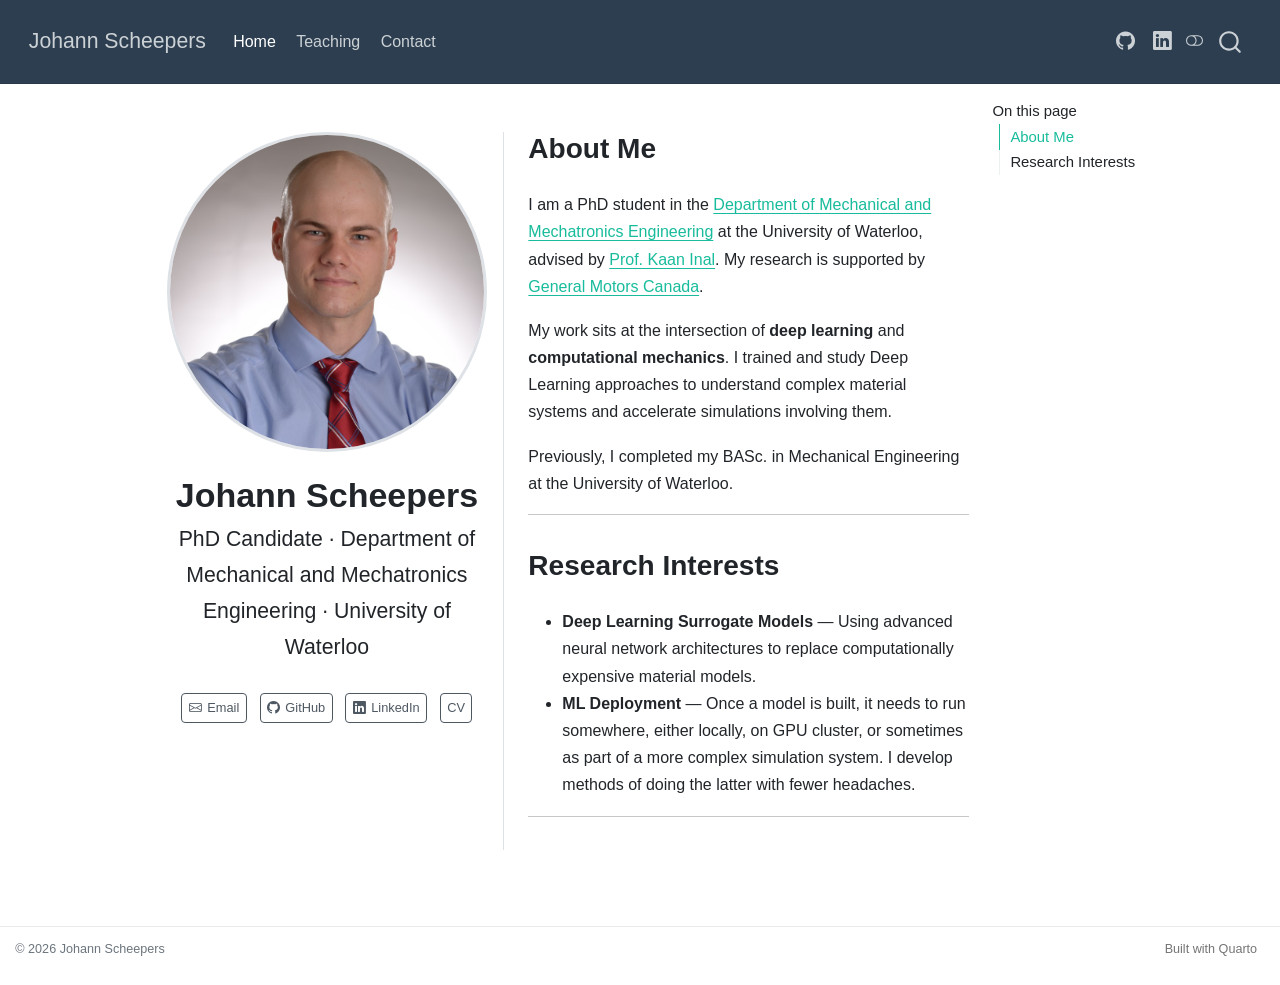
<file: index.html>
<!DOCTYPE html>
<html xmlns="http://www.w3.org/1999/xhtml" lang="en" xml:lang="en"><head>

<meta charset="utf-8">
<meta name="generator" content="quarto-1.9.37">

<meta name="viewport" content="width=device-width, initial-scale=1.0, user-scalable=yes">


<title>Johann Scheepers</title>
<style>
/* Default styles provided by pandoc.
** See https://pandoc.org/MANUAL.html#variables-for-html for config info.
*/
code{white-space: pre-wrap;}
span.smallcaps{font-variant: small-caps;}
div.columns{display: flex; gap: min(4vw, 1.5em);}
div.column{flex: auto; overflow-x: auto;}
div.hanging-indent{margin-left: 1.5em; text-indent: -1.5em;}
ul.task-list{list-style: none;}
ul.task-list li input[type="checkbox"] {
  width: 0.8em;
  margin: 0 0.8em 0.2em -1em; /* quarto-specific, see https://github.com/quarto-dev/quarto-cli/issues/4556 */ 
  vertical-align: middle;
}
</style>


<script src="site_libs/quarto-nav/quarto-nav.js"></script>
<script src="site_libs/quarto-nav/headroom.min.js"></script>
<script src="site_libs/clipboard/clipboard.min.js"></script>
<script src="site_libs/quarto-search/autocomplete.umd.js"></script>
<script src="site_libs/quarto-search/fuse.min.js"></script>
<script src="site_libs/quarto-search/quarto-search.js"></script>
<meta name="quarto:offset" content="./">
<link href="./assets/img/favicon.ico" rel="icon">
<script src="site_libs/quarto-html/quarto.js" type="module"></script>
<script src="site_libs/quarto-html/tabsets/tabsets.js" type="module"></script>
<script src="site_libs/quarto-html/popper.min.js"></script>
<script src="site_libs/quarto-html/tippy.umd.min.js"></script>
<link href="site_libs/quarto-html/tippy.css" rel="stylesheet">
<link href="site_libs/quarto-html/quarto-syntax-highlighting-7f8f88aac4f3542376d5c11b86a4c14d.css" rel="stylesheet" class="quarto-color-scheme" id="quarto-text-highlighting-styles">
<link href="site_libs/quarto-html/quarto-syntax-highlighting-dark-d0ae9245876894da5ac7e18953ecc5cc.css" rel="stylesheet" class="quarto-color-scheme quarto-color-alternate" id="quarto-text-highlighting-styles">
<link href="site_libs/quarto-html/quarto-syntax-highlighting-7f8f88aac4f3542376d5c11b86a4c14d.css" rel="stylesheet" class="quarto-color-scheme-extra" id="quarto-text-highlighting-styles">
<script src="site_libs/bootstrap/bootstrap.min.js"></script>
<link href="site_libs/bootstrap/bootstrap-icons.css" rel="stylesheet">
<link href="site_libs/bootstrap/bootstrap-6033a600180109c3731f6a886c29932c.min.css" rel="stylesheet" append-hash="true" class="quarto-color-scheme" id="quarto-bootstrap" data-mode="light">
<link href="site_libs/bootstrap/bootstrap-dark-5685cd926c25366c96d9f1407e584118.min.css" rel="stylesheet" append-hash="true" class="quarto-color-scheme quarto-color-alternate" id="quarto-bootstrap" data-mode="dark">
<link href="site_libs/bootstrap/bootstrap-6033a600180109c3731f6a886c29932c.min.css" rel="stylesheet" append-hash="true" class="quarto-color-scheme-extra" id="quarto-bootstrap" data-mode="light">
<script id="quarto-search-options" type="application/json">{
  "location": "navbar",
  "copy-button": false,
  "collapse-after": 3,
  "panel-placement": "end",
  "type": "overlay",
  "limit": 50,
  "keyboard-shortcut": [
    "f",
    "/",
    "s"
  ],
  "show-item-context": false,
  "language": {
    "search-no-results-text": "No results",
    "search-matching-documents-text": "matching documents",
    "search-copy-link-title": "Copy link to search",
    "search-hide-matches-text": "Hide additional matches",
    "search-more-match-text": "more match in this document",
    "search-more-matches-text": "more matches in this document",
    "search-clear-button-title": "Clear",
    "search-text-placeholder": "",
    "search-detached-cancel-button-title": "Cancel",
    "search-submit-button-title": "Submit",
    "search-label": "Search"
  }
}</script>
<style>html{ scroll-behavior: smooth; }</style>


<link rel="stylesheet" href="assets/styles.css">
</head>

<body class="nav-fixed quarto-light"><script id="quarto-html-before-body" type="application/javascript">
    const toggleBodyColorMode = (bsSheetEl) => {
      const mode = bsSheetEl.getAttribute("data-mode");
      const bodyEl = window.document.querySelector("body");
      if (mode === "dark") {
        bodyEl.classList.add("quarto-dark");
        bodyEl.classList.remove("quarto-light");
      } else {
        bodyEl.classList.add("quarto-light");
        bodyEl.classList.remove("quarto-dark");
      }
    }
    const toggleBodyColorPrimary = () => {
      const bsSheetEl = window.document.querySelector("link#quarto-bootstrap:not([rel=disabled-stylesheet])");
      if (bsSheetEl) {
        toggleBodyColorMode(bsSheetEl);
      }
    }
    const setColorSchemeToggle = (alternate) => {
      const toggles = window.document.querySelectorAll('.quarto-color-scheme-toggle');
      for (let i=0; i < toggles.length; i++) {
        const toggle = toggles[i];
        if (toggle) {
          if (alternate) {
            toggle.classList.add("alternate");
          } else {
            toggle.classList.remove("alternate");
          }
        }
      }
    };
    const toggleColorMode = (alternate) => {
      // Switch the stylesheets
      const primaryStylesheets = window.document.querySelectorAll('link.quarto-color-scheme:not(.quarto-color-alternate)');
      const alternateStylesheets = window.document.querySelectorAll('link.quarto-color-scheme.quarto-color-alternate');
      manageTransitions('#quarto-margin-sidebar .nav-link', false);
      if (alternate) {
        // note: dark is layered on light, we don't disable primary!
        enableStylesheet(alternateStylesheets);
        for (const sheetNode of alternateStylesheets) {
          if (sheetNode.id === "quarto-bootstrap") {
            toggleBodyColorMode(sheetNode);
          }
        }
      } else {
        disableStylesheet(alternateStylesheets);
        enableStylesheet(primaryStylesheets)
        toggleBodyColorPrimary();
      }
      manageTransitions('#quarto-margin-sidebar .nav-link', true);
      // Switch the toggles
      setColorSchemeToggle(alternate)
      // Hack to workaround the fact that safari doesn't
      // properly recolor the scrollbar when toggling (#1455)
      if (navigator.userAgent.indexOf('Safari') > 0 && navigator.userAgent.indexOf('Chrome') == -1) {
        manageTransitions("body", false);
        window.scrollTo(0, 1);
        setTimeout(() => {
          window.scrollTo(0, 0);
          manageTransitions("body", true);
        }, 40);
      }
    }
    const disableStylesheet = (stylesheets) => {
      for (let i=0; i < stylesheets.length; i++) {
        const stylesheet = stylesheets[i];
        stylesheet.rel = 'disabled-stylesheet';
      }
    }
    const enableStylesheet = (stylesheets) => {
      for (let i=0; i < stylesheets.length; i++) {
        const stylesheet = stylesheets[i];
        if(stylesheet.rel !== 'stylesheet') { // for Chrome, which will still FOUC without this check
          stylesheet.rel = 'stylesheet';
        }
      }
    }
    const manageTransitions = (selector, allowTransitions) => {
      const els = window.document.querySelectorAll(selector);
      for (let i=0; i < els.length; i++) {
        const el = els[i];
        if (allowTransitions) {
          el.classList.remove('notransition');
        } else {
          el.classList.add('notransition');
        }
      }
    }
    const isFileUrl = () => {
      return window.location.protocol === 'file:';
    }
    const hasAlternateSentinel = () => {
      let styleSentinel = getColorSchemeSentinel();
      if (styleSentinel !== null) {
        return styleSentinel === "alternate";
      } else {
        return false;
      }
    }
    const setStyleSentinel = (alternate) => {
      const value = alternate ? "alternate" : "default";
      if (!isFileUrl()) {
        window.localStorage.setItem("quarto-color-scheme", value);
      } else {
        localAlternateSentinel = value;
      }
    }
    const getColorSchemeSentinel = () => {
      if (!isFileUrl()) {
        const storageValue = window.localStorage.getItem("quarto-color-scheme");
        return storageValue != null ? storageValue : localAlternateSentinel;
      } else {
        return localAlternateSentinel;
      }
    }
    const toggleGiscusIfUsed = (isAlternate, darkModeDefault) => {
      const baseTheme = document.querySelector('#giscus-base-theme')?.value ?? 'light';
      const alternateTheme = document.querySelector('#giscus-alt-theme')?.value ?? 'dark';
      let newTheme = '';
      if(authorPrefersDark) {
        newTheme = isAlternate ? baseTheme : alternateTheme;
      } else {
        newTheme = isAlternate ? alternateTheme : baseTheme;
      }
      const changeGiscusTheme = () => {
        // From: https://github.com/giscus/giscus/issues/336
        const sendMessage = (message) => {
          const iframe = document.querySelector('iframe.giscus-frame');
          if (!iframe) return;
          iframe.contentWindow.postMessage({ giscus: message }, 'https://giscus.app');
        }
        sendMessage({
          setConfig: {
            theme: newTheme
          }
        });
      }
      const isGiscussLoaded = window.document.querySelector('iframe.giscus-frame') !== null;
      if (isGiscussLoaded) {
        changeGiscusTheme();
      }
    };
    const authorPrefersDark = false;
    const darkModeDefault = authorPrefersDark;
      document.querySelector('link#quarto-text-highlighting-styles.quarto-color-scheme-extra').rel = 'disabled-stylesheet';
      document.querySelector('link#quarto-bootstrap.quarto-color-scheme-extra').rel = 'disabled-stylesheet';
    let localAlternateSentinel = darkModeDefault ? 'alternate' : 'default';
    // Dark / light mode switch
    window.quartoToggleColorScheme = () => {
      // Read the current dark / light value
      let toAlternate = !hasAlternateSentinel();
      toggleColorMode(toAlternate);
      setStyleSentinel(toAlternate);
      toggleGiscusIfUsed(toAlternate, darkModeDefault);
      window.dispatchEvent(new Event('resize'));
    };
    // Switch to dark mode if need be
    if (hasAlternateSentinel()) {
      toggleColorMode(true);
    } else {
      toggleColorMode(false);
    }
  </script>

<div id="quarto-search-results"></div>
  <header id="quarto-header" class="headroom fixed-top">
    <nav class="navbar navbar-expand-lg " data-bs-theme="dark">
      <div class="navbar-container container-fluid">
      <div class="navbar-brand-container mx-auto">
    <a class="navbar-brand" href="./index.html">
    <span class="navbar-title">Johann Scheepers</span>
    </a>
  </div>
            <div id="quarto-search" class="" title="Search"></div>
          <button class="navbar-toggler" type="button" data-bs-toggle="collapse" data-bs-target="#navbarCollapse" aria-controls="navbarCollapse" role="menu" aria-expanded="false" aria-label="Toggle navigation" onclick="if (window.quartoToggleHeadroom) { window.quartoToggleHeadroom(); }">
  <span class="navbar-toggler-icon"></span>
</button>
          <div class="collapse navbar-collapse" id="navbarCollapse">
            <ul class="navbar-nav navbar-nav-scroll me-auto">
  <li class="nav-item">
    <a class="nav-link active" href="./index.html" aria-current="page"> 
<span class="menu-text">Home</span></a>
  </li>  
  <li class="nav-item">
    <a class="nav-link" href="./teaching.html"> 
<span class="menu-text">Teaching</span></a>
  </li>  
  <li class="nav-item">
    <a class="nav-link" href="./contact.html"> 
<span class="menu-text">Contact</span></a>
  </li>  
</ul>
            <ul class="navbar-nav navbar-nav-scroll ms-auto">
  <li class="nav-item compact">
    <a class="nav-link" href="https://github.com/johann-scheepers"> <i class="bi bi-github" role="img" aria-label="GitHub">
</i> 
<span class="menu-text"></span></a>
  </li>  
  <li class="nav-item compact">
    <a class="nav-link" href="https://linkedin.com/in/johann-scheepers"> <i class="bi bi-linkedin" role="img" aria-label="LinkedIn">
</i> 
<span class="menu-text"></span></a>
  </li>  
</ul>
          </div> <!-- /navcollapse -->
            <div class="quarto-navbar-tools">
  <a href="" class="quarto-color-scheme-toggle quarto-navigation-tool  px-1" onclick="window.quartoToggleColorScheme(); return false;" title="Toggle dark mode"><i class="bi"></i></a>
</div>
      </div> <!-- /container-fluid -->
    </nav>
</header>
<!-- content -->
<div id="quarto-content" class="quarto-container page-columns page-rows-contents page-layout-article page-navbar">
<!-- sidebar -->
<!-- margin-sidebar -->
    <div id="quarto-margin-sidebar" class="sidebar margin-sidebar">
        <nav id="TOC" role="doc-toc" class="toc-active">
    <h2 id="toc-title">On this page</h2>
  <ul>
  <li><a href="#about-me" id="toc-about-me" class="nav-link active" data-scroll-target="#about-me">About Me</a></li>
  <li><a href="#research-interests" id="toc-research-interests" class="nav-link" data-scroll-target="#research-interests">Research Interests</a></li>
  </ul>
</nav>
    </div>
<!-- main -->
<div class="quarto-about-trestles">
  <div class="about-entity">
    <img src="assets/img/profile.jpg" class="about-image
  round " style="height: 20em; width: 20em;">
<header id="title-block-header" class="quarto-title-block default">
<div class="quarto-title">
<h1 class="title">Johann Scheepers</h1>
<p class="subtitle lead">PhD Candidate · Department of Mechanical and Mechatronics Engineering · University of Waterloo</p>
</div>
<div class="quarto-title-meta">
  </div>
</header>
    <div class="about-links">
  <a href="mailto:jbscheep@uwaterloo.ca" class="about-link" rel="" target="">
    <i class="bi bi-envelope"></i>
     <span class="about-link-text">Email</span>
  </a>
  <a href="https://github.com/johann-scheepers" class="about-link" rel="" target="">
    <i class="bi bi-github"></i>
     <span class="about-link-text">GitHub</span>
  </a>
  <a href="https://linkedin.com/in/johann-scheepers" class="about-link" rel="" target="">
    <i class="bi bi-linkedin"></i>
     <span class="about-link-text">LinkedIn</span>
  </a>
  <a href="/assets/files/CV.pdf" class="about-link" rel="" target="">
     <span class="about-link-text">CV</span>
  </a>
</div>
  </div>
  <div class="about-contents"><main class="content" id="quarto-document-content">


<section id="about-me" class="level2">
<h2 data-anchor-id="about-me">About Me</h2>
<p>I am a PhD student in the <a href="https://uwaterloo.ca/mechanical-mechatronics-engineering/">Department of Mechanical and Mechatronics Engineering</a> at the University of Waterloo, advised by <a href="https://uwaterloo.ca/mechanical-mechatronics-engineering/profile/kinal">Prof.&nbsp;Kaan Inal</a>. My research is supported by <a href="https://www.gm.ca/en/home.html">General Motors Canada</a>.</p>
<p>My work sits at the intersection of <strong>deep learning</strong> and <strong>computational mechanics</strong>. I trained and study Deep Learning approaches to understand complex material systems and accelerate simulations involving them.</p>
<p>Previously, I completed my BASc. in Mechanical Engineering at the University of Waterloo.</p>
<hr>
</section>
<section id="research-interests" class="level2">
<h2 data-anchor-id="research-interests">Research Interests</h2>
<ul>
<li><strong>Deep Learning Surrogate Models</strong> — Using advanced neural network architectures to replace computationally expensive material models.</li>
<li><strong>ML Deployment</strong> — Once a model is built, it needs to run somewhere, either locally, on GPU cluster, or sometimes as part of a more complex simulation system. I develop methods of doing the latter with fewer headaches.</li>
</ul>
<hr>


</section>
</main></div>
</div>
 <!-- /main -->
<script>
document.querySelectorAll('.navbar a[href^="http"]').forEach(a => {
  a.target = '_blank';
});
</script>
<script id="quarto-html-after-body" type="application/javascript">
  window.document.addEventListener("DOMContentLoaded", function (event) {
    // Ensure there is a toggle, if there isn't float one in the top right
    if (window.document.querySelector('.quarto-color-scheme-toggle') === null) {
      const a = window.document.createElement('a');
      a.classList.add('top-right');
      a.classList.add('quarto-color-scheme-toggle');
      a.href = "";
      a.onclick = function() { try { window.quartoToggleColorScheme(); } catch {} return false; };
      const i = window.document.createElement("i");
      i.classList.add('bi');
      a.appendChild(i);
      window.document.body.appendChild(a);
    }
    setColorSchemeToggle(hasAlternateSentinel())
    const isCodeAnnotation = (el) => {
      for (const clz of el.classList) {
        if (clz.startsWith('code-annotation-')) {                     
          return true;
        }
      }
      return false;
    }
    const onCopySuccess = function(e) {
      // button target
      const button = e.trigger;
      // don't keep focus
      button.blur();
      // flash "checked"
      button.classList.add('code-copy-button-checked');
      var currentTitle = button.getAttribute("title");
      button.setAttribute("title", "Copied!");
      let tooltip;
      if (window.bootstrap) {
        button.setAttribute("data-bs-toggle", "tooltip");
        button.setAttribute("data-bs-placement", "left");
        button.setAttribute("data-bs-title", "Copied!");
        tooltip = new bootstrap.Tooltip(button, 
          { trigger: "manual", 
            customClass: "code-copy-button-tooltip",
            offset: [0, -8]});
        tooltip.show();    
      }
      setTimeout(function() {
        if (tooltip) {
          tooltip.hide();
          button.removeAttribute("data-bs-title");
          button.removeAttribute("data-bs-toggle");
          button.removeAttribute("data-bs-placement");
        }
        button.setAttribute("title", currentTitle);
        button.classList.remove('code-copy-button-checked');
      }, 1000);
      // clear code selection
      e.clearSelection();
    }
    const getTextToCopy = function(trigger) {
      const outerScaffold = trigger.parentElement.cloneNode(true);
      const codeEl = outerScaffold.querySelector('code');
      for (const childEl of codeEl.children) {
        if (isCodeAnnotation(childEl)) {
          childEl.remove();
        }
      }
      return codeEl.innerText;
    }
    const clipboard = new window.ClipboardJS('.code-copy-button:not([data-in-quarto-modal])', {
      text: getTextToCopy
    });
    clipboard.on('success', onCopySuccess);
    if (window.document.getElementById('quarto-embedded-source-code-modal')) {
      const clipboardModal = new window.ClipboardJS('.code-copy-button[data-in-quarto-modal]', {
        text: getTextToCopy,
        container: window.document.getElementById('quarto-embedded-source-code-modal')
      });
      clipboardModal.on('success', onCopySuccess);
    }
      var localhostRegex = new RegExp(/^(?:http|https):\/\/localhost\:?[0-9]*\//);
      var mailtoRegex = new RegExp(/^mailto:/);
        var filterRegex = new RegExp("https:\/\/johann-scheepers\.github\.io\/");
      var isInternal = (href) => {
          return filterRegex.test(href) || localhostRegex.test(href) || mailtoRegex.test(href);
      }
      // Inspect non-navigation links and adorn them if external
     var links = window.document.querySelectorAll('a[href]:not(.nav-link):not(.navbar-brand):not(.toc-action):not(.sidebar-link):not(.sidebar-item-toggle):not(.pagination-link):not(.no-external):not([aria-hidden]):not(.dropdown-item):not(.quarto-navigation-tool):not(.about-link)');
      for (var i=0; i<links.length; i++) {
        const link = links[i];
        if (!isInternal(link.href)) {
          // undo the damage that might have been done by quarto-nav.js in the case of
          // links that we want to consider external
          if (link.dataset.originalHref !== undefined) {
            link.href = link.dataset.originalHref;
          }
        }
      }
    function tippyHover(el, contentFn, onTriggerFn, onUntriggerFn) {
      const config = {
        allowHTML: true,
        maxWidth: 500,
        delay: 100,
        arrow: false,
        appendTo: function(el) {
            return el.parentElement;
        },
        interactive: true,
        interactiveBorder: 10,
        theme: 'quarto',
        placement: 'bottom-start',
      };
      if (contentFn) {
        config.content = contentFn;
      }
      if (onTriggerFn) {
        config.onTrigger = onTriggerFn;
      }
      if (onUntriggerFn) {
        config.onUntrigger = onUntriggerFn;
      }
      window.tippy(el, config); 
    }
    const noterefs = window.document.querySelectorAll('a[role="doc-noteref"]');
    for (var i=0; i<noterefs.length; i++) {
      const ref = noterefs[i];
      tippyHover(ref, function() {
        // use id or data attribute instead here
        let href = ref.getAttribute('data-footnote-href') || ref.getAttribute('href');
        try { href = new URL(href).hash; } catch {}
        const id = href.replace(/^#\/?/, "");
        const note = window.document.getElementById(id);
        if (note) {
          return note.innerHTML;
        } else {
          return "";
        }
      });
    }
    const xrefs = window.document.querySelectorAll('a.quarto-xref');
    const processXRef = (id, note) => {
      // Strip column container classes
      const stripColumnClz = (el) => {
        el.classList.remove("page-full", "page-columns");
        if (el.children) {
          for (const child of el.children) {
            stripColumnClz(child);
          }
        }
      }
      stripColumnClz(note)
      if (id === null || id.startsWith('sec-')) {
        // Special case sections, only their first couple elements
        const container = document.createElement("div");
        if (note.children && note.children.length > 2) {
          container.appendChild(note.children[0].cloneNode(true));
          for (let i = 1; i < note.children.length; i++) {
            const child = note.children[i];
            if (child.tagName === "P" && child.innerText === "") {
              continue;
            } else {
              container.appendChild(child.cloneNode(true));
              break;
            }
          }
          if (window.Quarto?.typesetMath) {
            window.Quarto.typesetMath(container);
          }
          return container.innerHTML
        } else {
          if (window.Quarto?.typesetMath) {
            window.Quarto.typesetMath(note);
          }
          return note.innerHTML;
        }
      } else {
        // Remove any anchor links if they are present
        const anchorLink = note.querySelector('a.anchorjs-link');
        if (anchorLink) {
          anchorLink.remove();
        }
        if (window.Quarto?.typesetMath) {
          window.Quarto.typesetMath(note);
        }
        if (note.classList.contains("callout")) {
          return note.outerHTML;
        } else {
          return note.innerHTML;
        }
      }
    }
    for (var i=0; i<xrefs.length; i++) {
      const xref = xrefs[i];
      tippyHover(xref, undefined, function(instance) {
        instance.disable();
        let url = xref.getAttribute('href');
        let hash = undefined; 
        if (url.startsWith('#')) {
          hash = url;
        } else {
          try { hash = new URL(url).hash; } catch {}
        }
        if (hash) {
          const id = hash.replace(/^#\/?/, "");
          const note = window.document.getElementById(id);
          if (note !== null) {
            try {
              const html = processXRef(id, note.cloneNode(true));
              instance.setContent(html);
            } finally {
              instance.enable();
              instance.show();
            }
          } else {
            // See if we can fetch this
            fetch(url.split('#')[0])
            .then(res => res.text())
            .then(html => {
              const parser = new DOMParser();
              const htmlDoc = parser.parseFromString(html, "text/html");
              const note = htmlDoc.getElementById(id);
              if (note !== null) {
                const html = processXRef(id, note);
                instance.setContent(html);
              } 
            }).finally(() => {
              instance.enable();
              instance.show();
            });
          }
        } else {
          // See if we can fetch a full url (with no hash to target)
          // This is a special case and we should probably do some content thinning / targeting
          fetch(url)
          .then(res => res.text())
          .then(html => {
            const parser = new DOMParser();
            const htmlDoc = parser.parseFromString(html, "text/html");
            const note = htmlDoc.querySelector('main.content');
            if (note !== null) {
              // This should only happen for chapter cross references
              // (since there is no id in the URL)
              // remove the first header
              if (note.children.length > 0 && note.children[0].tagName === "HEADER") {
                note.children[0].remove();
              }
              const html = processXRef(null, note);
              instance.setContent(html);
            } 
          }).finally(() => {
            instance.enable();
            instance.show();
          });
        }
      }, function(instance) {
      });
    }
        let selectedAnnoteEl;
        const selectorForAnnotation = ( cell, annotation) => {
          let cellAttr = 'data-code-cell="' + cell + '"';
          let lineAttr = 'data-code-annotation="' +  annotation + '"';
          const selector = 'span[' + cellAttr + '][' + lineAttr + ']';
          return selector;
        }
        const selectCodeLines = (annoteEl) => {
          const doc = window.document;
          const targetCell = annoteEl.getAttribute("data-target-cell");
          const targetAnnotation = annoteEl.getAttribute("data-target-annotation");
          const annoteSpan = window.document.querySelector(selectorForAnnotation(targetCell, targetAnnotation));
          const lines = annoteSpan.getAttribute("data-code-lines").split(",");
          const lineIds = lines.map((line) => {
            return targetCell + "-" + line;
          })
          let top = null;
          let height = null;
          let parent = null;
          if (lineIds.length > 0) {
              //compute the position of the single el (top and bottom and make a div)
              const el = window.document.getElementById(lineIds[0]);
              top = el.offsetTop;
              height = el.offsetHeight;
              parent = el.parentElement.parentElement;
            if (lineIds.length > 1) {
              const lastEl = window.document.getElementById(lineIds[lineIds.length - 1]);
              const bottom = lastEl.offsetTop + lastEl.offsetHeight;
              height = bottom - top;
            }
            if (top !== null && height !== null && parent !== null) {
              // cook up a div (if necessary) and position it 
              let div = window.document.getElementById("code-annotation-line-highlight");
              if (div === null) {
                div = window.document.createElement("div");
                div.setAttribute("id", "code-annotation-line-highlight");
                div.style.position = 'absolute';
                parent.appendChild(div);
              }
              div.style.top = top - 2 + "px";
              div.style.height = height + 4 + "px";
              div.style.left = 0;
              let gutterDiv = window.document.getElementById("code-annotation-line-highlight-gutter");
              if (gutterDiv === null) {
                gutterDiv = window.document.createElement("div");
                gutterDiv.setAttribute("id", "code-annotation-line-highlight-gutter");
                gutterDiv.style.position = 'absolute';
                const codeCell = window.document.getElementById(targetCell);
                const gutter = codeCell.querySelector('.code-annotation-gutter');
                gutter.appendChild(gutterDiv);
              }
              gutterDiv.style.top = top - 2 + "px";
              gutterDiv.style.height = height + 4 + "px";
            }
            selectedAnnoteEl = annoteEl;
          }
        };
        const unselectCodeLines = () => {
          const elementsIds = ["code-annotation-line-highlight", "code-annotation-line-highlight-gutter"];
          elementsIds.forEach((elId) => {
            const div = window.document.getElementById(elId);
            if (div) {
              div.remove();
            }
          });
          selectedAnnoteEl = undefined;
        };
          // Handle positioning of the toggle
      window.addEventListener(
        "resize",
        throttle(() => {
          elRect = undefined;
          if (selectedAnnoteEl) {
            selectCodeLines(selectedAnnoteEl);
          }
        }, 10)
      );
      function throttle(fn, ms) {
      let throttle = false;
      let timer;
        return (...args) => {
          if(!throttle) { // first call gets through
              fn.apply(this, args);
              throttle = true;
          } else { // all the others get throttled
              if(timer) clearTimeout(timer); // cancel #2
              timer = setTimeout(() => {
                fn.apply(this, args);
                timer = throttle = false;
              }, ms);
          }
        };
      }
        // Attach click handler to the DT
        const annoteDls = window.document.querySelectorAll('dt[data-target-cell]');
        for (const annoteDlNode of annoteDls) {
          annoteDlNode.addEventListener('click', (event) => {
            const clickedEl = event.target;
            if (clickedEl !== selectedAnnoteEl) {
              unselectCodeLines();
              const activeEl = window.document.querySelector('dt[data-target-cell].code-annotation-active');
              if (activeEl) {
                activeEl.classList.remove('code-annotation-active');
              }
              selectCodeLines(clickedEl);
              clickedEl.classList.add('code-annotation-active');
            } else {
              // Unselect the line
              unselectCodeLines();
              clickedEl.classList.remove('code-annotation-active');
            }
          });
        }
    const findCites = (el) => {
      const parentEl = el.parentElement;
      if (parentEl) {
        const cites = parentEl.dataset.cites;
        if (cites) {
          return {
            el,
            cites: cites.split(' ')
          };
        } else {
          return findCites(el.parentElement)
        }
      } else {
        return undefined;
      }
    };
    var bibliorefs = window.document.querySelectorAll('a[role="doc-biblioref"]');
    for (var i=0; i<bibliorefs.length; i++) {
      const ref = bibliorefs[i];
      const citeInfo = findCites(ref);
      if (citeInfo) {
        tippyHover(citeInfo.el, function() {
          var popup = window.document.createElement('div');
          citeInfo.cites.forEach(function(cite) {
            var citeDiv = window.document.createElement('div');
            citeDiv.classList.add('hanging-indent');
            citeDiv.classList.add('csl-entry');
            var biblioDiv = window.document.getElementById('ref-' + cite);
            if (biblioDiv) {
              citeDiv.innerHTML = biblioDiv.innerHTML;
            }
            popup.appendChild(citeDiv);
          });
          return popup.innerHTML;
        });
      }
    }
  });
  </script>
</div> <!-- /content -->
<footer class="footer">
  <div class="nav-footer">
    <div class="nav-footer-left">
<p>© 2026 Johann Scheepers</p>
</div>   
    <div class="nav-footer-center">
      &nbsp;
    </div>
    <div class="nav-footer-right">
      <ul class="footer-items list-unstyled">
    <li class="nav-item">
    <a class="nav-link" href="https://quarto.org">
<p>Built with Quarto</p>
</a>
  </li>  
</ul>
    </div>
  </div>
</footer>
<script>
document.querySelectorAll('.about-links a').forEach(a => {
  if (!a.href.startsWith('mailto')) a.target = '_blank';
});
</script>




<script src="site_libs/quarto-html/zenscroll-min.js"></script>
</body></html>
</file>
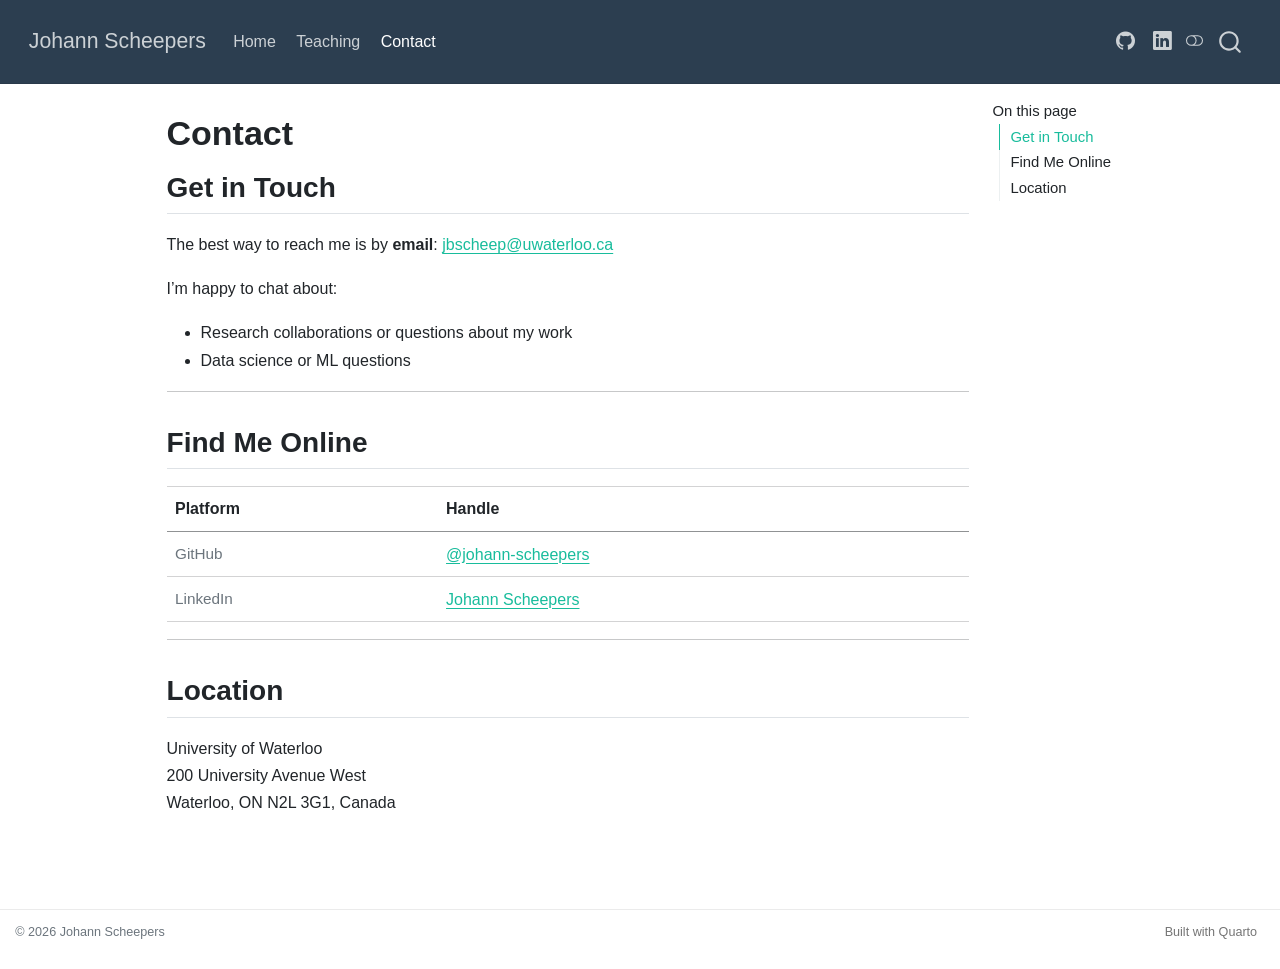
<file: contact.html>
<!DOCTYPE html>
<html xmlns="http://www.w3.org/1999/xhtml" lang="en" xml:lang="en"><head>

<meta charset="utf-8">
<meta name="generator" content="quarto-1.9.37">

<meta name="viewport" content="width=device-width, initial-scale=1.0, user-scalable=yes">


<title>Contact – Johann Scheepers</title>
<style>
/* Default styles provided by pandoc.
** See https://pandoc.org/MANUAL.html#variables-for-html for config info.
*/
code{white-space: pre-wrap;}
span.smallcaps{font-variant: small-caps;}
div.columns{display: flex; gap: min(4vw, 1.5em);}
div.column{flex: auto; overflow-x: auto;}
div.hanging-indent{margin-left: 1.5em; text-indent: -1.5em;}
ul.task-list{list-style: none;}
ul.task-list li input[type="checkbox"] {
  width: 0.8em;
  margin: 0 0.8em 0.2em -1em; /* quarto-specific, see https://github.com/quarto-dev/quarto-cli/issues/4556 */ 
  vertical-align: middle;
}
</style>


<script src="site_libs/quarto-nav/quarto-nav.js"></script>
<script src="site_libs/quarto-nav/headroom.min.js"></script>
<script src="site_libs/clipboard/clipboard.min.js"></script>
<script src="site_libs/quarto-search/autocomplete.umd.js"></script>
<script src="site_libs/quarto-search/fuse.min.js"></script>
<script src="site_libs/quarto-search/quarto-search.js"></script>
<meta name="quarto:offset" content="./">
<link href="./assets/img/favicon.ico" rel="icon">
<script src="site_libs/quarto-html/quarto.js" type="module"></script>
<script src="site_libs/quarto-html/tabsets/tabsets.js" type="module"></script>
<script src="site_libs/quarto-html/popper.min.js"></script>
<script src="site_libs/quarto-html/tippy.umd.min.js"></script>
<script src="site_libs/quarto-html/anchor.min.js"></script>
<link href="site_libs/quarto-html/tippy.css" rel="stylesheet">
<link href="site_libs/quarto-html/quarto-syntax-highlighting-7f8f88aac4f3542376d5c11b86a4c14d.css" rel="stylesheet" class="quarto-color-scheme" id="quarto-text-highlighting-styles">
<link href="site_libs/quarto-html/quarto-syntax-highlighting-dark-d0ae9245876894da5ac7e18953ecc5cc.css" rel="stylesheet" class="quarto-color-scheme quarto-color-alternate" id="quarto-text-highlighting-styles">
<link href="site_libs/quarto-html/quarto-syntax-highlighting-7f8f88aac4f3542376d5c11b86a4c14d.css" rel="stylesheet" class="quarto-color-scheme-extra" id="quarto-text-highlighting-styles">
<script src="site_libs/bootstrap/bootstrap.min.js"></script>
<link href="site_libs/bootstrap/bootstrap-icons.css" rel="stylesheet">
<link href="site_libs/bootstrap/bootstrap-6033a600180109c3731f6a886c29932c.min.css" rel="stylesheet" append-hash="true" class="quarto-color-scheme" id="quarto-bootstrap" data-mode="light">
<link href="site_libs/bootstrap/bootstrap-dark-5685cd926c25366c96d9f1407e584118.min.css" rel="stylesheet" append-hash="true" class="quarto-color-scheme quarto-color-alternate" id="quarto-bootstrap" data-mode="dark">
<link href="site_libs/bootstrap/bootstrap-6033a600180109c3731f6a886c29932c.min.css" rel="stylesheet" append-hash="true" class="quarto-color-scheme-extra" id="quarto-bootstrap" data-mode="light">
<script id="quarto-search-options" type="application/json">{
  "location": "navbar",
  "copy-button": false,
  "collapse-after": 3,
  "panel-placement": "end",
  "type": "overlay",
  "limit": 50,
  "keyboard-shortcut": [
    "f",
    "/",
    "s"
  ],
  "show-item-context": false,
  "language": {
    "search-no-results-text": "No results",
    "search-matching-documents-text": "matching documents",
    "search-copy-link-title": "Copy link to search",
    "search-hide-matches-text": "Hide additional matches",
    "search-more-match-text": "more match in this document",
    "search-more-matches-text": "more matches in this document",
    "search-clear-button-title": "Clear",
    "search-text-placeholder": "",
    "search-detached-cancel-button-title": "Cancel",
    "search-submit-button-title": "Submit",
    "search-label": "Search"
  }
}</script>
<style>html{ scroll-behavior: smooth; }</style>


<link rel="stylesheet" href="assets/styles.css">
</head>

<body class="nav-fixed quarto-light"><script id="quarto-html-before-body" type="application/javascript">
    const toggleBodyColorMode = (bsSheetEl) => {
      const mode = bsSheetEl.getAttribute("data-mode");
      const bodyEl = window.document.querySelector("body");
      if (mode === "dark") {
        bodyEl.classList.add("quarto-dark");
        bodyEl.classList.remove("quarto-light");
      } else {
        bodyEl.classList.add("quarto-light");
        bodyEl.classList.remove("quarto-dark");
      }
    }
    const toggleBodyColorPrimary = () => {
      const bsSheetEl = window.document.querySelector("link#quarto-bootstrap:not([rel=disabled-stylesheet])");
      if (bsSheetEl) {
        toggleBodyColorMode(bsSheetEl);
      }
    }
    const setColorSchemeToggle = (alternate) => {
      const toggles = window.document.querySelectorAll('.quarto-color-scheme-toggle');
      for (let i=0; i < toggles.length; i++) {
        const toggle = toggles[i];
        if (toggle) {
          if (alternate) {
            toggle.classList.add("alternate");
          } else {
            toggle.classList.remove("alternate");
          }
        }
      }
    };
    const toggleColorMode = (alternate) => {
      // Switch the stylesheets
      const primaryStylesheets = window.document.querySelectorAll('link.quarto-color-scheme:not(.quarto-color-alternate)');
      const alternateStylesheets = window.document.querySelectorAll('link.quarto-color-scheme.quarto-color-alternate');
      manageTransitions('#quarto-margin-sidebar .nav-link', false);
      if (alternate) {
        // note: dark is layered on light, we don't disable primary!
        enableStylesheet(alternateStylesheets);
        for (const sheetNode of alternateStylesheets) {
          if (sheetNode.id === "quarto-bootstrap") {
            toggleBodyColorMode(sheetNode);
          }
        }
      } else {
        disableStylesheet(alternateStylesheets);
        enableStylesheet(primaryStylesheets)
        toggleBodyColorPrimary();
      }
      manageTransitions('#quarto-margin-sidebar .nav-link', true);
      // Switch the toggles
      setColorSchemeToggle(alternate)
      // Hack to workaround the fact that safari doesn't
      // properly recolor the scrollbar when toggling (#1455)
      if (navigator.userAgent.indexOf('Safari') > 0 && navigator.userAgent.indexOf('Chrome') == -1) {
        manageTransitions("body", false);
        window.scrollTo(0, 1);
        setTimeout(() => {
          window.scrollTo(0, 0);
          manageTransitions("body", true);
        }, 40);
      }
    }
    const disableStylesheet = (stylesheets) => {
      for (let i=0; i < stylesheets.length; i++) {
        const stylesheet = stylesheets[i];
        stylesheet.rel = 'disabled-stylesheet';
      }
    }
    const enableStylesheet = (stylesheets) => {
      for (let i=0; i < stylesheets.length; i++) {
        const stylesheet = stylesheets[i];
        if(stylesheet.rel !== 'stylesheet') { // for Chrome, which will still FOUC without this check
          stylesheet.rel = 'stylesheet';
        }
      }
    }
    const manageTransitions = (selector, allowTransitions) => {
      const els = window.document.querySelectorAll(selector);
      for (let i=0; i < els.length; i++) {
        const el = els[i];
        if (allowTransitions) {
          el.classList.remove('notransition');
        } else {
          el.classList.add('notransition');
        }
      }
    }
    const isFileUrl = () => {
      return window.location.protocol === 'file:';
    }
    const hasAlternateSentinel = () => {
      let styleSentinel = getColorSchemeSentinel();
      if (styleSentinel !== null) {
        return styleSentinel === "alternate";
      } else {
        return false;
      }
    }
    const setStyleSentinel = (alternate) => {
      const value = alternate ? "alternate" : "default";
      if (!isFileUrl()) {
        window.localStorage.setItem("quarto-color-scheme", value);
      } else {
        localAlternateSentinel = value;
      }
    }
    const getColorSchemeSentinel = () => {
      if (!isFileUrl()) {
        const storageValue = window.localStorage.getItem("quarto-color-scheme");
        return storageValue != null ? storageValue : localAlternateSentinel;
      } else {
        return localAlternateSentinel;
      }
    }
    const toggleGiscusIfUsed = (isAlternate, darkModeDefault) => {
      const baseTheme = document.querySelector('#giscus-base-theme')?.value ?? 'light';
      const alternateTheme = document.querySelector('#giscus-alt-theme')?.value ?? 'dark';
      let newTheme = '';
      if(authorPrefersDark) {
        newTheme = isAlternate ? baseTheme : alternateTheme;
      } else {
        newTheme = isAlternate ? alternateTheme : baseTheme;
      }
      const changeGiscusTheme = () => {
        // From: https://github.com/giscus/giscus/issues/336
        const sendMessage = (message) => {
          const iframe = document.querySelector('iframe.giscus-frame');
          if (!iframe) return;
          iframe.contentWindow.postMessage({ giscus: message }, 'https://giscus.app');
        }
        sendMessage({
          setConfig: {
            theme: newTheme
          }
        });
      }
      const isGiscussLoaded = window.document.querySelector('iframe.giscus-frame') !== null;
      if (isGiscussLoaded) {
        changeGiscusTheme();
      }
    };
    const authorPrefersDark = false;
    const darkModeDefault = authorPrefersDark;
      document.querySelector('link#quarto-text-highlighting-styles.quarto-color-scheme-extra').rel = 'disabled-stylesheet';
      document.querySelector('link#quarto-bootstrap.quarto-color-scheme-extra').rel = 'disabled-stylesheet';
    let localAlternateSentinel = darkModeDefault ? 'alternate' : 'default';
    // Dark / light mode switch
    window.quartoToggleColorScheme = () => {
      // Read the current dark / light value
      let toAlternate = !hasAlternateSentinel();
      toggleColorMode(toAlternate);
      setStyleSentinel(toAlternate);
      toggleGiscusIfUsed(toAlternate, darkModeDefault);
      window.dispatchEvent(new Event('resize'));
    };
    // Switch to dark mode if need be
    if (hasAlternateSentinel()) {
      toggleColorMode(true);
    } else {
      toggleColorMode(false);
    }
  </script>

<div id="quarto-search-results"></div>
  <header id="quarto-header" class="headroom fixed-top">
    <nav class="navbar navbar-expand-lg " data-bs-theme="dark">
      <div class="navbar-container container-fluid">
      <div class="navbar-brand-container mx-auto">
    <a class="navbar-brand" href="./index.html">
    <span class="navbar-title">Johann Scheepers</span>
    </a>
  </div>
            <div id="quarto-search" class="" title="Search"></div>
          <button class="navbar-toggler" type="button" data-bs-toggle="collapse" data-bs-target="#navbarCollapse" aria-controls="navbarCollapse" role="menu" aria-expanded="false" aria-label="Toggle navigation" onclick="if (window.quartoToggleHeadroom) { window.quartoToggleHeadroom(); }">
  <span class="navbar-toggler-icon"></span>
</button>
          <div class="collapse navbar-collapse" id="navbarCollapse">
            <ul class="navbar-nav navbar-nav-scroll me-auto">
  <li class="nav-item">
    <a class="nav-link" href="./index.html"> 
<span class="menu-text">Home</span></a>
  </li>  
  <li class="nav-item">
    <a class="nav-link" href="./teaching.html"> 
<span class="menu-text">Teaching</span></a>
  </li>  
  <li class="nav-item">
    <a class="nav-link active" href="./contact.html" aria-current="page"> 
<span class="menu-text">Contact</span></a>
  </li>  
</ul>
            <ul class="navbar-nav navbar-nav-scroll ms-auto">
  <li class="nav-item compact">
    <a class="nav-link" href="https://github.com/johann-scheepers"> <i class="bi bi-github" role="img" aria-label="GitHub">
</i> 
<span class="menu-text"></span></a>
  </li>  
  <li class="nav-item compact">
    <a class="nav-link" href="https://linkedin.com/in/johann-scheepers"> <i class="bi bi-linkedin" role="img" aria-label="LinkedIn">
</i> 
<span class="menu-text"></span></a>
  </li>  
</ul>
          </div> <!-- /navcollapse -->
            <div class="quarto-navbar-tools">
  <a href="" class="quarto-color-scheme-toggle quarto-navigation-tool  px-1" onclick="window.quartoToggleColorScheme(); return false;" title="Toggle dark mode"><i class="bi"></i></a>
</div>
      </div> <!-- /container-fluid -->
    </nav>
</header>
<!-- content -->
<div id="quarto-content" class="quarto-container page-columns page-rows-contents page-layout-article page-navbar">
<!-- sidebar -->
<!-- margin-sidebar -->
    <div id="quarto-margin-sidebar" class="sidebar margin-sidebar">
        <nav id="TOC" role="doc-toc" class="toc-active">
    <h2 id="toc-title">On this page</h2>
   
  <ul>
  <li><a href="#get-in-touch" id="toc-get-in-touch" class="nav-link active" data-scroll-target="#get-in-touch">Get in Touch</a></li>
  <li><a href="#find-me-online" id="toc-find-me-online" class="nav-link" data-scroll-target="#find-me-online">Find Me Online</a></li>
  <li><a href="#location" id="toc-location" class="nav-link" data-scroll-target="#location">Location</a></li>
  </ul>
</nav>
    </div>
<!-- main -->
<main class="content" id="quarto-document-content">


<header id="title-block-header" class="quarto-title-block default">
<div class="quarto-title">
<h1 class="title">Contact</h1>
</div>



<div class="quarto-title-meta">

    
  
    
  </div>
  


</header>


<section id="get-in-touch" class="level2">
<h2 class="anchored" data-anchor-id="get-in-touch">Get in Touch</h2>
<p>The best way to reach me is by <strong>email</strong>: <a href="mailto:jbscheep@uwaterloo.ca">jbscheep@uwaterloo.ca</a></p>
<p>I’m happy to chat about:</p>
<ul>
<li>Research collaborations or questions about my work</li>
<li>Data science or ML questions</li>
</ul>
<hr>
</section>
<section id="find-me-online" class="level2">
<h2 class="anchored" data-anchor-id="find-me-online">Find Me Online</h2>
<table class="caption-top table">
<thead>
<tr class="header">
<th>Platform</th>
<th>Handle</th>
</tr>
</thead>
<tbody>
<tr class="odd">
<td>GitHub</td>
<td><a href="https://github.com/johann-scheepers"><span class="citation" data-cites="johann-scheepers">@johann-scheepers</span></a></td>
</tr>
<tr class="even">
<td>LinkedIn</td>
<td><a href="https://linkedin.com/in/johann-scheepers">Johann Scheepers</a></td>
</tr>
</tbody>
</table>
<hr>
</section>
<section id="location" class="level2">
<h2 class="anchored" data-anchor-id="location">Location</h2>
<p>University of Waterloo<br>
200 University Avenue West<br>
Waterloo, ON N2L 3G1, Canada</p>


</section>

</main> <!-- /main -->
<script>
document.querySelectorAll('.navbar a[href^="http"]').forEach(a => {
  a.target = '_blank';
});
</script>
<script id="quarto-html-after-body" type="application/javascript">
  window.document.addEventListener("DOMContentLoaded", function (event) {
    // Ensure there is a toggle, if there isn't float one in the top right
    if (window.document.querySelector('.quarto-color-scheme-toggle') === null) {
      const a = window.document.createElement('a');
      a.classList.add('top-right');
      a.classList.add('quarto-color-scheme-toggle');
      a.href = "";
      a.onclick = function() { try { window.quartoToggleColorScheme(); } catch {} return false; };
      const i = window.document.createElement("i");
      i.classList.add('bi');
      a.appendChild(i);
      window.document.body.appendChild(a);
    }
    setColorSchemeToggle(hasAlternateSentinel())
    const icon = "";
    const anchorJS = new window.AnchorJS();
    anchorJS.options = {
      placement: 'right',
      icon: icon
    };
    anchorJS.add('.anchored');
    const isCodeAnnotation = (el) => {
      for (const clz of el.classList) {
        if (clz.startsWith('code-annotation-')) {                     
          return true;
        }
      }
      return false;
    }
    const onCopySuccess = function(e) {
      // button target
      const button = e.trigger;
      // don't keep focus
      button.blur();
      // flash "checked"
      button.classList.add('code-copy-button-checked');
      var currentTitle = button.getAttribute("title");
      button.setAttribute("title", "Copied!");
      let tooltip;
      if (window.bootstrap) {
        button.setAttribute("data-bs-toggle", "tooltip");
        button.setAttribute("data-bs-placement", "left");
        button.setAttribute("data-bs-title", "Copied!");
        tooltip = new bootstrap.Tooltip(button, 
          { trigger: "manual", 
            customClass: "code-copy-button-tooltip",
            offset: [0, -8]});
        tooltip.show();    
      }
      setTimeout(function() {
        if (tooltip) {
          tooltip.hide();
          button.removeAttribute("data-bs-title");
          button.removeAttribute("data-bs-toggle");
          button.removeAttribute("data-bs-placement");
        }
        button.setAttribute("title", currentTitle);
        button.classList.remove('code-copy-button-checked');
      }, 1000);
      // clear code selection
      e.clearSelection();
    }
    const getTextToCopy = function(trigger) {
      const outerScaffold = trigger.parentElement.cloneNode(true);
      const codeEl = outerScaffold.querySelector('code');
      for (const childEl of codeEl.children) {
        if (isCodeAnnotation(childEl)) {
          childEl.remove();
        }
      }
      return codeEl.innerText;
    }
    const clipboard = new window.ClipboardJS('.code-copy-button:not([data-in-quarto-modal])', {
      text: getTextToCopy
    });
    clipboard.on('success', onCopySuccess);
    if (window.document.getElementById('quarto-embedded-source-code-modal')) {
      const clipboardModal = new window.ClipboardJS('.code-copy-button[data-in-quarto-modal]', {
        text: getTextToCopy,
        container: window.document.getElementById('quarto-embedded-source-code-modal')
      });
      clipboardModal.on('success', onCopySuccess);
    }
      var localhostRegex = new RegExp(/^(?:http|https):\/\/localhost\:?[0-9]*\//);
      var mailtoRegex = new RegExp(/^mailto:/);
        var filterRegex = new RegExp("https:\/\/johann-scheepers\.github\.io\/");
      var isInternal = (href) => {
          return filterRegex.test(href) || localhostRegex.test(href) || mailtoRegex.test(href);
      }
      // Inspect non-navigation links and adorn them if external
     var links = window.document.querySelectorAll('a[href]:not(.nav-link):not(.navbar-brand):not(.toc-action):not(.sidebar-link):not(.sidebar-item-toggle):not(.pagination-link):not(.no-external):not([aria-hidden]):not(.dropdown-item):not(.quarto-navigation-tool):not(.about-link)');
      for (var i=0; i<links.length; i++) {
        const link = links[i];
        if (!isInternal(link.href)) {
          // undo the damage that might have been done by quarto-nav.js in the case of
          // links that we want to consider external
          if (link.dataset.originalHref !== undefined) {
            link.href = link.dataset.originalHref;
          }
        }
      }
    function tippyHover(el, contentFn, onTriggerFn, onUntriggerFn) {
      const config = {
        allowHTML: true,
        maxWidth: 500,
        delay: 100,
        arrow: false,
        appendTo: function(el) {
            return el.parentElement;
        },
        interactive: true,
        interactiveBorder: 10,
        theme: 'quarto',
        placement: 'bottom-start',
      };
      if (contentFn) {
        config.content = contentFn;
      }
      if (onTriggerFn) {
        config.onTrigger = onTriggerFn;
      }
      if (onUntriggerFn) {
        config.onUntrigger = onUntriggerFn;
      }
      window.tippy(el, config); 
    }
    const noterefs = window.document.querySelectorAll('a[role="doc-noteref"]');
    for (var i=0; i<noterefs.length; i++) {
      const ref = noterefs[i];
      tippyHover(ref, function() {
        // use id or data attribute instead here
        let href = ref.getAttribute('data-footnote-href') || ref.getAttribute('href');
        try { href = new URL(href).hash; } catch {}
        const id = href.replace(/^#\/?/, "");
        const note = window.document.getElementById(id);
        if (note) {
          return note.innerHTML;
        } else {
          return "";
        }
      });
    }
    const xrefs = window.document.querySelectorAll('a.quarto-xref');
    const processXRef = (id, note) => {
      // Strip column container classes
      const stripColumnClz = (el) => {
        el.classList.remove("page-full", "page-columns");
        if (el.children) {
          for (const child of el.children) {
            stripColumnClz(child);
          }
        }
      }
      stripColumnClz(note)
      if (id === null || id.startsWith('sec-')) {
        // Special case sections, only their first couple elements
        const container = document.createElement("div");
        if (note.children && note.children.length > 2) {
          container.appendChild(note.children[0].cloneNode(true));
          for (let i = 1; i < note.children.length; i++) {
            const child = note.children[i];
            if (child.tagName === "P" && child.innerText === "") {
              continue;
            } else {
              container.appendChild(child.cloneNode(true));
              break;
            }
          }
          if (window.Quarto?.typesetMath) {
            window.Quarto.typesetMath(container);
          }
          return container.innerHTML
        } else {
          if (window.Quarto?.typesetMath) {
            window.Quarto.typesetMath(note);
          }
          return note.innerHTML;
        }
      } else {
        // Remove any anchor links if they are present
        const anchorLink = note.querySelector('a.anchorjs-link');
        if (anchorLink) {
          anchorLink.remove();
        }
        if (window.Quarto?.typesetMath) {
          window.Quarto.typesetMath(note);
        }
        if (note.classList.contains("callout")) {
          return note.outerHTML;
        } else {
          return note.innerHTML;
        }
      }
    }
    for (var i=0; i<xrefs.length; i++) {
      const xref = xrefs[i];
      tippyHover(xref, undefined, function(instance) {
        instance.disable();
        let url = xref.getAttribute('href');
        let hash = undefined; 
        if (url.startsWith('#')) {
          hash = url;
        } else {
          try { hash = new URL(url).hash; } catch {}
        }
        if (hash) {
          const id = hash.replace(/^#\/?/, "");
          const note = window.document.getElementById(id);
          if (note !== null) {
            try {
              const html = processXRef(id, note.cloneNode(true));
              instance.setContent(html);
            } finally {
              instance.enable();
              instance.show();
            }
          } else {
            // See if we can fetch this
            fetch(url.split('#')[0])
            .then(res => res.text())
            .then(html => {
              const parser = new DOMParser();
              const htmlDoc = parser.parseFromString(html, "text/html");
              const note = htmlDoc.getElementById(id);
              if (note !== null) {
                const html = processXRef(id, note);
                instance.setContent(html);
              } 
            }).finally(() => {
              instance.enable();
              instance.show();
            });
          }
        } else {
          // See if we can fetch a full url (with no hash to target)
          // This is a special case and we should probably do some content thinning / targeting
          fetch(url)
          .then(res => res.text())
          .then(html => {
            const parser = new DOMParser();
            const htmlDoc = parser.parseFromString(html, "text/html");
            const note = htmlDoc.querySelector('main.content');
            if (note !== null) {
              // This should only happen for chapter cross references
              // (since there is no id in the URL)
              // remove the first header
              if (note.children.length > 0 && note.children[0].tagName === "HEADER") {
                note.children[0].remove();
              }
              const html = processXRef(null, note);
              instance.setContent(html);
            } 
          }).finally(() => {
            instance.enable();
            instance.show();
          });
        }
      }, function(instance) {
      });
    }
        let selectedAnnoteEl;
        const selectorForAnnotation = ( cell, annotation) => {
          let cellAttr = 'data-code-cell="' + cell + '"';
          let lineAttr = 'data-code-annotation="' +  annotation + '"';
          const selector = 'span[' + cellAttr + '][' + lineAttr + ']';
          return selector;
        }
        const selectCodeLines = (annoteEl) => {
          const doc = window.document;
          const targetCell = annoteEl.getAttribute("data-target-cell");
          const targetAnnotation = annoteEl.getAttribute("data-target-annotation");
          const annoteSpan = window.document.querySelector(selectorForAnnotation(targetCell, targetAnnotation));
          const lines = annoteSpan.getAttribute("data-code-lines").split(",");
          const lineIds = lines.map((line) => {
            return targetCell + "-" + line;
          })
          let top = null;
          let height = null;
          let parent = null;
          if (lineIds.length > 0) {
              //compute the position of the single el (top and bottom and make a div)
              const el = window.document.getElementById(lineIds[0]);
              top = el.offsetTop;
              height = el.offsetHeight;
              parent = el.parentElement.parentElement;
            if (lineIds.length > 1) {
              const lastEl = window.document.getElementById(lineIds[lineIds.length - 1]);
              const bottom = lastEl.offsetTop + lastEl.offsetHeight;
              height = bottom - top;
            }
            if (top !== null && height !== null && parent !== null) {
              // cook up a div (if necessary) and position it 
              let div = window.document.getElementById("code-annotation-line-highlight");
              if (div === null) {
                div = window.document.createElement("div");
                div.setAttribute("id", "code-annotation-line-highlight");
                div.style.position = 'absolute';
                parent.appendChild(div);
              }
              div.style.top = top - 2 + "px";
              div.style.height = height + 4 + "px";
              div.style.left = 0;
              let gutterDiv = window.document.getElementById("code-annotation-line-highlight-gutter");
              if (gutterDiv === null) {
                gutterDiv = window.document.createElement("div");
                gutterDiv.setAttribute("id", "code-annotation-line-highlight-gutter");
                gutterDiv.style.position = 'absolute';
                const codeCell = window.document.getElementById(targetCell);
                const gutter = codeCell.querySelector('.code-annotation-gutter');
                gutter.appendChild(gutterDiv);
              }
              gutterDiv.style.top = top - 2 + "px";
              gutterDiv.style.height = height + 4 + "px";
            }
            selectedAnnoteEl = annoteEl;
          }
        };
        const unselectCodeLines = () => {
          const elementsIds = ["code-annotation-line-highlight", "code-annotation-line-highlight-gutter"];
          elementsIds.forEach((elId) => {
            const div = window.document.getElementById(elId);
            if (div) {
              div.remove();
            }
          });
          selectedAnnoteEl = undefined;
        };
          // Handle positioning of the toggle
      window.addEventListener(
        "resize",
        throttle(() => {
          elRect = undefined;
          if (selectedAnnoteEl) {
            selectCodeLines(selectedAnnoteEl);
          }
        }, 10)
      );
      function throttle(fn, ms) {
      let throttle = false;
      let timer;
        return (...args) => {
          if(!throttle) { // first call gets through
              fn.apply(this, args);
              throttle = true;
          } else { // all the others get throttled
              if(timer) clearTimeout(timer); // cancel #2
              timer = setTimeout(() => {
                fn.apply(this, args);
                timer = throttle = false;
              }, ms);
          }
        };
      }
        // Attach click handler to the DT
        const annoteDls = window.document.querySelectorAll('dt[data-target-cell]');
        for (const annoteDlNode of annoteDls) {
          annoteDlNode.addEventListener('click', (event) => {
            const clickedEl = event.target;
            if (clickedEl !== selectedAnnoteEl) {
              unselectCodeLines();
              const activeEl = window.document.querySelector('dt[data-target-cell].code-annotation-active');
              if (activeEl) {
                activeEl.classList.remove('code-annotation-active');
              }
              selectCodeLines(clickedEl);
              clickedEl.classList.add('code-annotation-active');
            } else {
              // Unselect the line
              unselectCodeLines();
              clickedEl.classList.remove('code-annotation-active');
            }
          });
        }
    const findCites = (el) => {
      const parentEl = el.parentElement;
      if (parentEl) {
        const cites = parentEl.dataset.cites;
        if (cites) {
          return {
            el,
            cites: cites.split(' ')
          };
        } else {
          return findCites(el.parentElement)
        }
      } else {
        return undefined;
      }
    };
    var bibliorefs = window.document.querySelectorAll('a[role="doc-biblioref"]');
    for (var i=0; i<bibliorefs.length; i++) {
      const ref = bibliorefs[i];
      const citeInfo = findCites(ref);
      if (citeInfo) {
        tippyHover(citeInfo.el, function() {
          var popup = window.document.createElement('div');
          citeInfo.cites.forEach(function(cite) {
            var citeDiv = window.document.createElement('div');
            citeDiv.classList.add('hanging-indent');
            citeDiv.classList.add('csl-entry');
            var biblioDiv = window.document.getElementById('ref-' + cite);
            if (biblioDiv) {
              citeDiv.innerHTML = biblioDiv.innerHTML;
            }
            popup.appendChild(citeDiv);
          });
          return popup.innerHTML;
        });
      }
    }
  });
  </script>
</div> <!-- /content -->
<footer class="footer">
  <div class="nav-footer">
    <div class="nav-footer-left">
<p>© 2026 Johann Scheepers</p>
</div>   
    <div class="nav-footer-center">
      &nbsp;
    </div>
    <div class="nav-footer-right">
      <ul class="footer-items list-unstyled">
    <li class="nav-item">
    <a class="nav-link" href="https://quarto.org">
<p>Built with Quarto</p>
</a>
  </li>  
</ul>
    </div>
  </div>
</footer>




<script src="site_libs/quarto-html/zenscroll-min.js"></script>
</body></html>
</file>
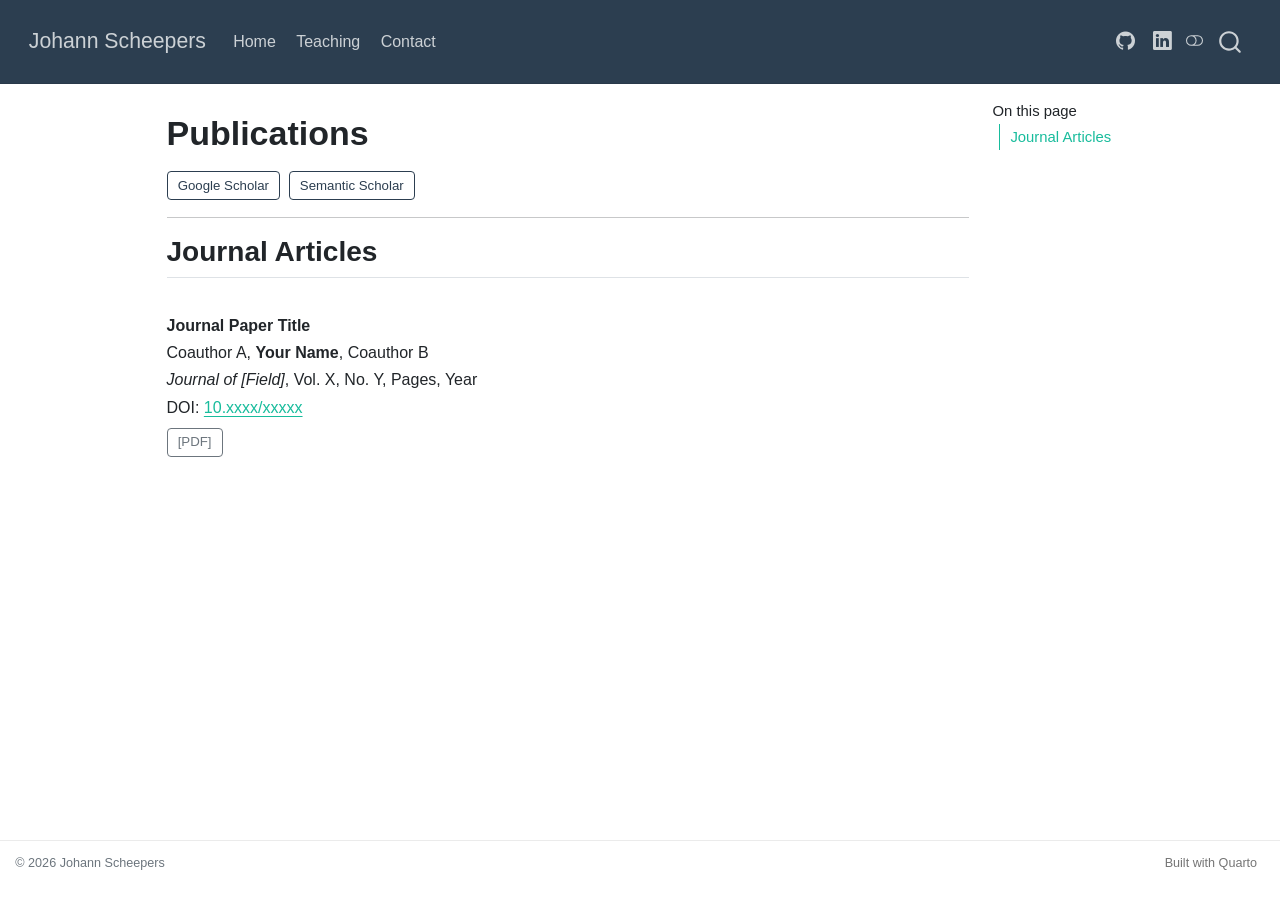
<file: publications.html>
<!DOCTYPE html>
<html xmlns="http://www.w3.org/1999/xhtml" lang="en" xml:lang="en"><head>

<meta charset="utf-8">
<meta name="generator" content="quarto-1.9.37">

<meta name="viewport" content="width=device-width, initial-scale=1.0, user-scalable=yes">


<title>Publications – Johann Scheepers</title>
<style>
/* Default styles provided by pandoc.
** See https://pandoc.org/MANUAL.html#variables-for-html for config info.
*/
code{white-space: pre-wrap;}
span.smallcaps{font-variant: small-caps;}
div.columns{display: flex; gap: min(4vw, 1.5em);}
div.column{flex: auto; overflow-x: auto;}
div.hanging-indent{margin-left: 1.5em; text-indent: -1.5em;}
ul.task-list{list-style: none;}
ul.task-list li input[type="checkbox"] {
  width: 0.8em;
  margin: 0 0.8em 0.2em -1em; /* quarto-specific, see https://github.com/quarto-dev/quarto-cli/issues/4556 */ 
  vertical-align: middle;
}
</style>


<script src="site_libs/quarto-nav/quarto-nav.js"></script>
<script src="site_libs/quarto-nav/headroom.min.js"></script>
<script src="site_libs/clipboard/clipboard.min.js"></script>
<script src="site_libs/quarto-search/autocomplete.umd.js"></script>
<script src="site_libs/quarto-search/fuse.min.js"></script>
<script src="site_libs/quarto-search/quarto-search.js"></script>
<meta name="quarto:offset" content="./">
<link href="./assets/img/favicon.ico" rel="icon">
<script src="site_libs/quarto-html/quarto.js" type="module"></script>
<script src="site_libs/quarto-html/tabsets/tabsets.js" type="module"></script>
<script src="site_libs/quarto-html/popper.min.js"></script>
<script src="site_libs/quarto-html/tippy.umd.min.js"></script>
<script src="site_libs/quarto-html/anchor.min.js"></script>
<link href="site_libs/quarto-html/tippy.css" rel="stylesheet">
<link href="site_libs/quarto-html/quarto-syntax-highlighting-7f8f88aac4f3542376d5c11b86a4c14d.css" rel="stylesheet" class="quarto-color-scheme" id="quarto-text-highlighting-styles">
<link href="site_libs/quarto-html/quarto-syntax-highlighting-dark-d0ae9245876894da5ac7e18953ecc5cc.css" rel="stylesheet" class="quarto-color-scheme quarto-color-alternate" id="quarto-text-highlighting-styles">
<link href="site_libs/quarto-html/quarto-syntax-highlighting-7f8f88aac4f3542376d5c11b86a4c14d.css" rel="stylesheet" class="quarto-color-scheme-extra" id="quarto-text-highlighting-styles">
<script src="site_libs/bootstrap/bootstrap.min.js"></script>
<link href="site_libs/bootstrap/bootstrap-icons.css" rel="stylesheet">
<link href="site_libs/bootstrap/bootstrap-6033a600180109c3731f6a886c29932c.min.css" rel="stylesheet" append-hash="true" class="quarto-color-scheme" id="quarto-bootstrap" data-mode="light">
<link href="site_libs/bootstrap/bootstrap-dark-5685cd926c25366c96d9f1407e584118.min.css" rel="stylesheet" append-hash="true" class="quarto-color-scheme quarto-color-alternate" id="quarto-bootstrap" data-mode="dark">
<link href="site_libs/bootstrap/bootstrap-6033a600180109c3731f6a886c29932c.min.css" rel="stylesheet" append-hash="true" class="quarto-color-scheme-extra" id="quarto-bootstrap" data-mode="light">
<script id="quarto-search-options" type="application/json">{
  "location": "navbar",
  "copy-button": false,
  "collapse-after": 3,
  "panel-placement": "end",
  "type": "overlay",
  "limit": 50,
  "keyboard-shortcut": [
    "f",
    "/",
    "s"
  ],
  "show-item-context": false,
  "language": {
    "search-no-results-text": "No results",
    "search-matching-documents-text": "matching documents",
    "search-copy-link-title": "Copy link to search",
    "search-hide-matches-text": "Hide additional matches",
    "search-more-match-text": "more match in this document",
    "search-more-matches-text": "more matches in this document",
    "search-clear-button-title": "Clear",
    "search-text-placeholder": "",
    "search-detached-cancel-button-title": "Cancel",
    "search-submit-button-title": "Submit",
    "search-label": "Search"
  }
}</script>
<style>html{ scroll-behavior: smooth; }</style>


<link rel="stylesheet" href="assets/styles.css">
</head>

<body class="nav-fixed quarto-light"><script id="quarto-html-before-body" type="application/javascript">
    const toggleBodyColorMode = (bsSheetEl) => {
      const mode = bsSheetEl.getAttribute("data-mode");
      const bodyEl = window.document.querySelector("body");
      if (mode === "dark") {
        bodyEl.classList.add("quarto-dark");
        bodyEl.classList.remove("quarto-light");
      } else {
        bodyEl.classList.add("quarto-light");
        bodyEl.classList.remove("quarto-dark");
      }
    }
    const toggleBodyColorPrimary = () => {
      const bsSheetEl = window.document.querySelector("link#quarto-bootstrap:not([rel=disabled-stylesheet])");
      if (bsSheetEl) {
        toggleBodyColorMode(bsSheetEl);
      }
    }
    const setColorSchemeToggle = (alternate) => {
      const toggles = window.document.querySelectorAll('.quarto-color-scheme-toggle');
      for (let i=0; i < toggles.length; i++) {
        const toggle = toggles[i];
        if (toggle) {
          if (alternate) {
            toggle.classList.add("alternate");
          } else {
            toggle.classList.remove("alternate");
          }
        }
      }
    };
    const toggleColorMode = (alternate) => {
      // Switch the stylesheets
      const primaryStylesheets = window.document.querySelectorAll('link.quarto-color-scheme:not(.quarto-color-alternate)');
      const alternateStylesheets = window.document.querySelectorAll('link.quarto-color-scheme.quarto-color-alternate');
      manageTransitions('#quarto-margin-sidebar .nav-link', false);
      if (alternate) {
        // note: dark is layered on light, we don't disable primary!
        enableStylesheet(alternateStylesheets);
        for (const sheetNode of alternateStylesheets) {
          if (sheetNode.id === "quarto-bootstrap") {
            toggleBodyColorMode(sheetNode);
          }
        }
      } else {
        disableStylesheet(alternateStylesheets);
        enableStylesheet(primaryStylesheets)
        toggleBodyColorPrimary();
      }
      manageTransitions('#quarto-margin-sidebar .nav-link', true);
      // Switch the toggles
      setColorSchemeToggle(alternate)
      // Hack to workaround the fact that safari doesn't
      // properly recolor the scrollbar when toggling (#1455)
      if (navigator.userAgent.indexOf('Safari') > 0 && navigator.userAgent.indexOf('Chrome') == -1) {
        manageTransitions("body", false);
        window.scrollTo(0, 1);
        setTimeout(() => {
          window.scrollTo(0, 0);
          manageTransitions("body", true);
        }, 40);
      }
    }
    const disableStylesheet = (stylesheets) => {
      for (let i=0; i < stylesheets.length; i++) {
        const stylesheet = stylesheets[i];
        stylesheet.rel = 'disabled-stylesheet';
      }
    }
    const enableStylesheet = (stylesheets) => {
      for (let i=0; i < stylesheets.length; i++) {
        const stylesheet = stylesheets[i];
        if(stylesheet.rel !== 'stylesheet') { // for Chrome, which will still FOUC without this check
          stylesheet.rel = 'stylesheet';
        }
      }
    }
    const manageTransitions = (selector, allowTransitions) => {
      const els = window.document.querySelectorAll(selector);
      for (let i=0; i < els.length; i++) {
        const el = els[i];
        if (allowTransitions) {
          el.classList.remove('notransition');
        } else {
          el.classList.add('notransition');
        }
      }
    }
    const isFileUrl = () => {
      return window.location.protocol === 'file:';
    }
    const hasAlternateSentinel = () => {
      let styleSentinel = getColorSchemeSentinel();
      if (styleSentinel !== null) {
        return styleSentinel === "alternate";
      } else {
        return false;
      }
    }
    const setStyleSentinel = (alternate) => {
      const value = alternate ? "alternate" : "default";
      if (!isFileUrl()) {
        window.localStorage.setItem("quarto-color-scheme", value);
      } else {
        localAlternateSentinel = value;
      }
    }
    const getColorSchemeSentinel = () => {
      if (!isFileUrl()) {
        const storageValue = window.localStorage.getItem("quarto-color-scheme");
        return storageValue != null ? storageValue : localAlternateSentinel;
      } else {
        return localAlternateSentinel;
      }
    }
    const toggleGiscusIfUsed = (isAlternate, darkModeDefault) => {
      const baseTheme = document.querySelector('#giscus-base-theme')?.value ?? 'light';
      const alternateTheme = document.querySelector('#giscus-alt-theme')?.value ?? 'dark';
      let newTheme = '';
      if(authorPrefersDark) {
        newTheme = isAlternate ? baseTheme : alternateTheme;
      } else {
        newTheme = isAlternate ? alternateTheme : baseTheme;
      }
      const changeGiscusTheme = () => {
        // From: https://github.com/giscus/giscus/issues/336
        const sendMessage = (message) => {
          const iframe = document.querySelector('iframe.giscus-frame');
          if (!iframe) return;
          iframe.contentWindow.postMessage({ giscus: message }, 'https://giscus.app');
        }
        sendMessage({
          setConfig: {
            theme: newTheme
          }
        });
      }
      const isGiscussLoaded = window.document.querySelector('iframe.giscus-frame') !== null;
      if (isGiscussLoaded) {
        changeGiscusTheme();
      }
    };
    const authorPrefersDark = false;
    const darkModeDefault = authorPrefersDark;
      document.querySelector('link#quarto-text-highlighting-styles.quarto-color-scheme-extra').rel = 'disabled-stylesheet';
      document.querySelector('link#quarto-bootstrap.quarto-color-scheme-extra').rel = 'disabled-stylesheet';
    let localAlternateSentinel = darkModeDefault ? 'alternate' : 'default';
    // Dark / light mode switch
    window.quartoToggleColorScheme = () => {
      // Read the current dark / light value
      let toAlternate = !hasAlternateSentinel();
      toggleColorMode(toAlternate);
      setStyleSentinel(toAlternate);
      toggleGiscusIfUsed(toAlternate, darkModeDefault);
      window.dispatchEvent(new Event('resize'));
    };
    // Switch to dark mode if need be
    if (hasAlternateSentinel()) {
      toggleColorMode(true);
    } else {
      toggleColorMode(false);
    }
  </script>

<div id="quarto-search-results"></div>
  <header id="quarto-header" class="headroom fixed-top">
    <nav class="navbar navbar-expand-lg " data-bs-theme="dark">
      <div class="navbar-container container-fluid">
      <div class="navbar-brand-container mx-auto">
    <a class="navbar-brand" href="./index.html">
    <span class="navbar-title">Johann Scheepers</span>
    </a>
  </div>
            <div id="quarto-search" class="" title="Search"></div>
          <button class="navbar-toggler" type="button" data-bs-toggle="collapse" data-bs-target="#navbarCollapse" aria-controls="navbarCollapse" role="menu" aria-expanded="false" aria-label="Toggle navigation" onclick="if (window.quartoToggleHeadroom) { window.quartoToggleHeadroom(); }">
  <span class="navbar-toggler-icon"></span>
</button>
          <div class="collapse navbar-collapse" id="navbarCollapse">
            <ul class="navbar-nav navbar-nav-scroll me-auto">
  <li class="nav-item">
    <a class="nav-link" href="./index.html"> 
<span class="menu-text">Home</span></a>
  </li>  
  <li class="nav-item">
    <a class="nav-link" href="./teaching.html"> 
<span class="menu-text">Teaching</span></a>
  </li>  
  <li class="nav-item">
    <a class="nav-link" href="./contact.html"> 
<span class="menu-text">Contact</span></a>
  </li>  
</ul>
            <ul class="navbar-nav navbar-nav-scroll ms-auto">
  <li class="nav-item compact">
    <a class="nav-link" href="https://github.com/johann-scheepers"> <i class="bi bi-github" role="img" aria-label="GitHub">
</i> 
<span class="menu-text"></span></a>
  </li>  
  <li class="nav-item compact">
    <a class="nav-link" href="https://linkedin.com/in/johann-scheepers"> <i class="bi bi-linkedin" role="img" aria-label="LinkedIn">
</i> 
<span class="menu-text"></span></a>
  </li>  
</ul>
          </div> <!-- /navcollapse -->
            <div class="quarto-navbar-tools">
  <a href="" class="quarto-color-scheme-toggle quarto-navigation-tool  px-1" onclick="window.quartoToggleColorScheme(); return false;" title="Toggle dark mode"><i class="bi"></i></a>
</div>
      </div> <!-- /container-fluid -->
    </nav>
</header>
<!-- content -->
<div id="quarto-content" class="quarto-container page-columns page-rows-contents page-layout-article page-navbar">
<!-- sidebar -->
<!-- margin-sidebar -->
    <div id="quarto-margin-sidebar" class="sidebar margin-sidebar">
        <nav id="TOC" role="doc-toc" class="toc-active">
    <h2 id="toc-title">On this page</h2>
   
  <ul>
  <li><a href="#journal-articles" id="toc-journal-articles" class="nav-link active" data-scroll-target="#journal-articles">Journal Articles</a></li>
  </ul>
</nav>
    </div>
<!-- main -->
<main class="content" id="quarto-document-content">


<header id="title-block-header" class="quarto-title-block default">
<div class="quarto-title">
<h1 class="title">Publications</h1>
</div>



<div class="quarto-title-meta">

    
  
    
  </div>
  


</header>


<p><a href="https://scholar.google.com/" class="btn btn-outline-primary btn-sm">Google Scholar</a> <a href="https://www.semanticscholar.org/" class="btn btn-outline-primary btn-sm">Semantic Scholar</a></p>
<hr>
<section id="journal-articles" class="level2">
<h2 class="anchored" data-anchor-id="journal-articles">Journal Articles</h2>
<div class="pub-entry">
<p><strong>Journal Paper Title</strong><br>
Coauthor A, <strong>Your Name</strong>, Coauthor B<br>
<em>Journal of [Field]</em>, Vol. X, No.&nbsp;Y, Pages, Year<br>
DOI: <a href="https://doi.org">10.xxxx/xxxxx</a></p>
<p><a href="assets/files/journal1.pdf" class="btn btn-sm btn-outline-secondary">[PDF]</a></p>
</div>


</section>

</main> <!-- /main -->
<script>
document.querySelectorAll('.navbar a[href^="http"]').forEach(a => {
  a.target = '_blank';
});
</script>
<script id="quarto-html-after-body" type="application/javascript">
  window.document.addEventListener("DOMContentLoaded", function (event) {
    // Ensure there is a toggle, if there isn't float one in the top right
    if (window.document.querySelector('.quarto-color-scheme-toggle') === null) {
      const a = window.document.createElement('a');
      a.classList.add('top-right');
      a.classList.add('quarto-color-scheme-toggle');
      a.href = "";
      a.onclick = function() { try { window.quartoToggleColorScheme(); } catch {} return false; };
      const i = window.document.createElement("i");
      i.classList.add('bi');
      a.appendChild(i);
      window.document.body.appendChild(a);
    }
    setColorSchemeToggle(hasAlternateSentinel())
    const icon = "";
    const anchorJS = new window.AnchorJS();
    anchorJS.options = {
      placement: 'right',
      icon: icon
    };
    anchorJS.add('.anchored');
    const isCodeAnnotation = (el) => {
      for (const clz of el.classList) {
        if (clz.startsWith('code-annotation-')) {                     
          return true;
        }
      }
      return false;
    }
    const onCopySuccess = function(e) {
      // button target
      const button = e.trigger;
      // don't keep focus
      button.blur();
      // flash "checked"
      button.classList.add('code-copy-button-checked');
      var currentTitle = button.getAttribute("title");
      button.setAttribute("title", "Copied!");
      let tooltip;
      if (window.bootstrap) {
        button.setAttribute("data-bs-toggle", "tooltip");
        button.setAttribute("data-bs-placement", "left");
        button.setAttribute("data-bs-title", "Copied!");
        tooltip = new bootstrap.Tooltip(button, 
          { trigger: "manual", 
            customClass: "code-copy-button-tooltip",
            offset: [0, -8]});
        tooltip.show();    
      }
      setTimeout(function() {
        if (tooltip) {
          tooltip.hide();
          button.removeAttribute("data-bs-title");
          button.removeAttribute("data-bs-toggle");
          button.removeAttribute("data-bs-placement");
        }
        button.setAttribute("title", currentTitle);
        button.classList.remove('code-copy-button-checked');
      }, 1000);
      // clear code selection
      e.clearSelection();
    }
    const getTextToCopy = function(trigger) {
      const outerScaffold = trigger.parentElement.cloneNode(true);
      const codeEl = outerScaffold.querySelector('code');
      for (const childEl of codeEl.children) {
        if (isCodeAnnotation(childEl)) {
          childEl.remove();
        }
      }
      return codeEl.innerText;
    }
    const clipboard = new window.ClipboardJS('.code-copy-button:not([data-in-quarto-modal])', {
      text: getTextToCopy
    });
    clipboard.on('success', onCopySuccess);
    if (window.document.getElementById('quarto-embedded-source-code-modal')) {
      const clipboardModal = new window.ClipboardJS('.code-copy-button[data-in-quarto-modal]', {
        text: getTextToCopy,
        container: window.document.getElementById('quarto-embedded-source-code-modal')
      });
      clipboardModal.on('success', onCopySuccess);
    }
      var localhostRegex = new RegExp(/^(?:http|https):\/\/localhost\:?[0-9]*\//);
      var mailtoRegex = new RegExp(/^mailto:/);
        var filterRegex = new RegExp("https:\/\/johann-scheepers\.github\.io\/");
      var isInternal = (href) => {
          return filterRegex.test(href) || localhostRegex.test(href) || mailtoRegex.test(href);
      }
      // Inspect non-navigation links and adorn them if external
     var links = window.document.querySelectorAll('a[href]:not(.nav-link):not(.navbar-brand):not(.toc-action):not(.sidebar-link):not(.sidebar-item-toggle):not(.pagination-link):not(.no-external):not([aria-hidden]):not(.dropdown-item):not(.quarto-navigation-tool):not(.about-link)');
      for (var i=0; i<links.length; i++) {
        const link = links[i];
        if (!isInternal(link.href)) {
          // undo the damage that might have been done by quarto-nav.js in the case of
          // links that we want to consider external
          if (link.dataset.originalHref !== undefined) {
            link.href = link.dataset.originalHref;
          }
        }
      }
    function tippyHover(el, contentFn, onTriggerFn, onUntriggerFn) {
      const config = {
        allowHTML: true,
        maxWidth: 500,
        delay: 100,
        arrow: false,
        appendTo: function(el) {
            return el.parentElement;
        },
        interactive: true,
        interactiveBorder: 10,
        theme: 'quarto',
        placement: 'bottom-start',
      };
      if (contentFn) {
        config.content = contentFn;
      }
      if (onTriggerFn) {
        config.onTrigger = onTriggerFn;
      }
      if (onUntriggerFn) {
        config.onUntrigger = onUntriggerFn;
      }
      window.tippy(el, config); 
    }
    const noterefs = window.document.querySelectorAll('a[role="doc-noteref"]');
    for (var i=0; i<noterefs.length; i++) {
      const ref = noterefs[i];
      tippyHover(ref, function() {
        // use id or data attribute instead here
        let href = ref.getAttribute('data-footnote-href') || ref.getAttribute('href');
        try { href = new URL(href).hash; } catch {}
        const id = href.replace(/^#\/?/, "");
        const note = window.document.getElementById(id);
        if (note) {
          return note.innerHTML;
        } else {
          return "";
        }
      });
    }
    const xrefs = window.document.querySelectorAll('a.quarto-xref');
    const processXRef = (id, note) => {
      // Strip column container classes
      const stripColumnClz = (el) => {
        el.classList.remove("page-full", "page-columns");
        if (el.children) {
          for (const child of el.children) {
            stripColumnClz(child);
          }
        }
      }
      stripColumnClz(note)
      if (id === null || id.startsWith('sec-')) {
        // Special case sections, only their first couple elements
        const container = document.createElement("div");
        if (note.children && note.children.length > 2) {
          container.appendChild(note.children[0].cloneNode(true));
          for (let i = 1; i < note.children.length; i++) {
            const child = note.children[i];
            if (child.tagName === "P" && child.innerText === "") {
              continue;
            } else {
              container.appendChild(child.cloneNode(true));
              break;
            }
          }
          if (window.Quarto?.typesetMath) {
            window.Quarto.typesetMath(container);
          }
          return container.innerHTML
        } else {
          if (window.Quarto?.typesetMath) {
            window.Quarto.typesetMath(note);
          }
          return note.innerHTML;
        }
      } else {
        // Remove any anchor links if they are present
        const anchorLink = note.querySelector('a.anchorjs-link');
        if (anchorLink) {
          anchorLink.remove();
        }
        if (window.Quarto?.typesetMath) {
          window.Quarto.typesetMath(note);
        }
        if (note.classList.contains("callout")) {
          return note.outerHTML;
        } else {
          return note.innerHTML;
        }
      }
    }
    for (var i=0; i<xrefs.length; i++) {
      const xref = xrefs[i];
      tippyHover(xref, undefined, function(instance) {
        instance.disable();
        let url = xref.getAttribute('href');
        let hash = undefined; 
        if (url.startsWith('#')) {
          hash = url;
        } else {
          try { hash = new URL(url).hash; } catch {}
        }
        if (hash) {
          const id = hash.replace(/^#\/?/, "");
          const note = window.document.getElementById(id);
          if (note !== null) {
            try {
              const html = processXRef(id, note.cloneNode(true));
              instance.setContent(html);
            } finally {
              instance.enable();
              instance.show();
            }
          } else {
            // See if we can fetch this
            fetch(url.split('#')[0])
            .then(res => res.text())
            .then(html => {
              const parser = new DOMParser();
              const htmlDoc = parser.parseFromString(html, "text/html");
              const note = htmlDoc.getElementById(id);
              if (note !== null) {
                const html = processXRef(id, note);
                instance.setContent(html);
              } 
            }).finally(() => {
              instance.enable();
              instance.show();
            });
          }
        } else {
          // See if we can fetch a full url (with no hash to target)
          // This is a special case and we should probably do some content thinning / targeting
          fetch(url)
          .then(res => res.text())
          .then(html => {
            const parser = new DOMParser();
            const htmlDoc = parser.parseFromString(html, "text/html");
            const note = htmlDoc.querySelector('main.content');
            if (note !== null) {
              // This should only happen for chapter cross references
              // (since there is no id in the URL)
              // remove the first header
              if (note.children.length > 0 && note.children[0].tagName === "HEADER") {
                note.children[0].remove();
              }
              const html = processXRef(null, note);
              instance.setContent(html);
            } 
          }).finally(() => {
            instance.enable();
            instance.show();
          });
        }
      }, function(instance) {
      });
    }
        let selectedAnnoteEl;
        const selectorForAnnotation = ( cell, annotation) => {
          let cellAttr = 'data-code-cell="' + cell + '"';
          let lineAttr = 'data-code-annotation="' +  annotation + '"';
          const selector = 'span[' + cellAttr + '][' + lineAttr + ']';
          return selector;
        }
        const selectCodeLines = (annoteEl) => {
          const doc = window.document;
          const targetCell = annoteEl.getAttribute("data-target-cell");
          const targetAnnotation = annoteEl.getAttribute("data-target-annotation");
          const annoteSpan = window.document.querySelector(selectorForAnnotation(targetCell, targetAnnotation));
          const lines = annoteSpan.getAttribute("data-code-lines").split(",");
          const lineIds = lines.map((line) => {
            return targetCell + "-" + line;
          })
          let top = null;
          let height = null;
          let parent = null;
          if (lineIds.length > 0) {
              //compute the position of the single el (top and bottom and make a div)
              const el = window.document.getElementById(lineIds[0]);
              top = el.offsetTop;
              height = el.offsetHeight;
              parent = el.parentElement.parentElement;
            if (lineIds.length > 1) {
              const lastEl = window.document.getElementById(lineIds[lineIds.length - 1]);
              const bottom = lastEl.offsetTop + lastEl.offsetHeight;
              height = bottom - top;
            }
            if (top !== null && height !== null && parent !== null) {
              // cook up a div (if necessary) and position it 
              let div = window.document.getElementById("code-annotation-line-highlight");
              if (div === null) {
                div = window.document.createElement("div");
                div.setAttribute("id", "code-annotation-line-highlight");
                div.style.position = 'absolute';
                parent.appendChild(div);
              }
              div.style.top = top - 2 + "px";
              div.style.height = height + 4 + "px";
              div.style.left = 0;
              let gutterDiv = window.document.getElementById("code-annotation-line-highlight-gutter");
              if (gutterDiv === null) {
                gutterDiv = window.document.createElement("div");
                gutterDiv.setAttribute("id", "code-annotation-line-highlight-gutter");
                gutterDiv.style.position = 'absolute';
                const codeCell = window.document.getElementById(targetCell);
                const gutter = codeCell.querySelector('.code-annotation-gutter');
                gutter.appendChild(gutterDiv);
              }
              gutterDiv.style.top = top - 2 + "px";
              gutterDiv.style.height = height + 4 + "px";
            }
            selectedAnnoteEl = annoteEl;
          }
        };
        const unselectCodeLines = () => {
          const elementsIds = ["code-annotation-line-highlight", "code-annotation-line-highlight-gutter"];
          elementsIds.forEach((elId) => {
            const div = window.document.getElementById(elId);
            if (div) {
              div.remove();
            }
          });
          selectedAnnoteEl = undefined;
        };
          // Handle positioning of the toggle
      window.addEventListener(
        "resize",
        throttle(() => {
          elRect = undefined;
          if (selectedAnnoteEl) {
            selectCodeLines(selectedAnnoteEl);
          }
        }, 10)
      );
      function throttle(fn, ms) {
      let throttle = false;
      let timer;
        return (...args) => {
          if(!throttle) { // first call gets through
              fn.apply(this, args);
              throttle = true;
          } else { // all the others get throttled
              if(timer) clearTimeout(timer); // cancel #2
              timer = setTimeout(() => {
                fn.apply(this, args);
                timer = throttle = false;
              }, ms);
          }
        };
      }
        // Attach click handler to the DT
        const annoteDls = window.document.querySelectorAll('dt[data-target-cell]');
        for (const annoteDlNode of annoteDls) {
          annoteDlNode.addEventListener('click', (event) => {
            const clickedEl = event.target;
            if (clickedEl !== selectedAnnoteEl) {
              unselectCodeLines();
              const activeEl = window.document.querySelector('dt[data-target-cell].code-annotation-active');
              if (activeEl) {
                activeEl.classList.remove('code-annotation-active');
              }
              selectCodeLines(clickedEl);
              clickedEl.classList.add('code-annotation-active');
            } else {
              // Unselect the line
              unselectCodeLines();
              clickedEl.classList.remove('code-annotation-active');
            }
          });
        }
    const findCites = (el) => {
      const parentEl = el.parentElement;
      if (parentEl) {
        const cites = parentEl.dataset.cites;
        if (cites) {
          return {
            el,
            cites: cites.split(' ')
          };
        } else {
          return findCites(el.parentElement)
        }
      } else {
        return undefined;
      }
    };
    var bibliorefs = window.document.querySelectorAll('a[role="doc-biblioref"]');
    for (var i=0; i<bibliorefs.length; i++) {
      const ref = bibliorefs[i];
      const citeInfo = findCites(ref);
      if (citeInfo) {
        tippyHover(citeInfo.el, function() {
          var popup = window.document.createElement('div');
          citeInfo.cites.forEach(function(cite) {
            var citeDiv = window.document.createElement('div');
            citeDiv.classList.add('hanging-indent');
            citeDiv.classList.add('csl-entry');
            var biblioDiv = window.document.getElementById('ref-' + cite);
            if (biblioDiv) {
              citeDiv.innerHTML = biblioDiv.innerHTML;
            }
            popup.appendChild(citeDiv);
          });
          return popup.innerHTML;
        });
      }
    }
  });
  </script>
</div> <!-- /content -->
<footer class="footer">
  <div class="nav-footer">
    <div class="nav-footer-left">
<p>© 2026 Johann Scheepers</p>
</div>   
    <div class="nav-footer-center">
      &nbsp;
    </div>
    <div class="nav-footer-right">
      <ul class="footer-items list-unstyled">
    <li class="nav-item">
    <a class="nav-link" href="https://quarto.org">
<p>Built with Quarto</p>
</a>
  </li>  
</ul>
    </div>
  </div>
</footer>




<script src="site_libs/quarto-html/zenscroll-min.js"></script>
</body></html>
</file>
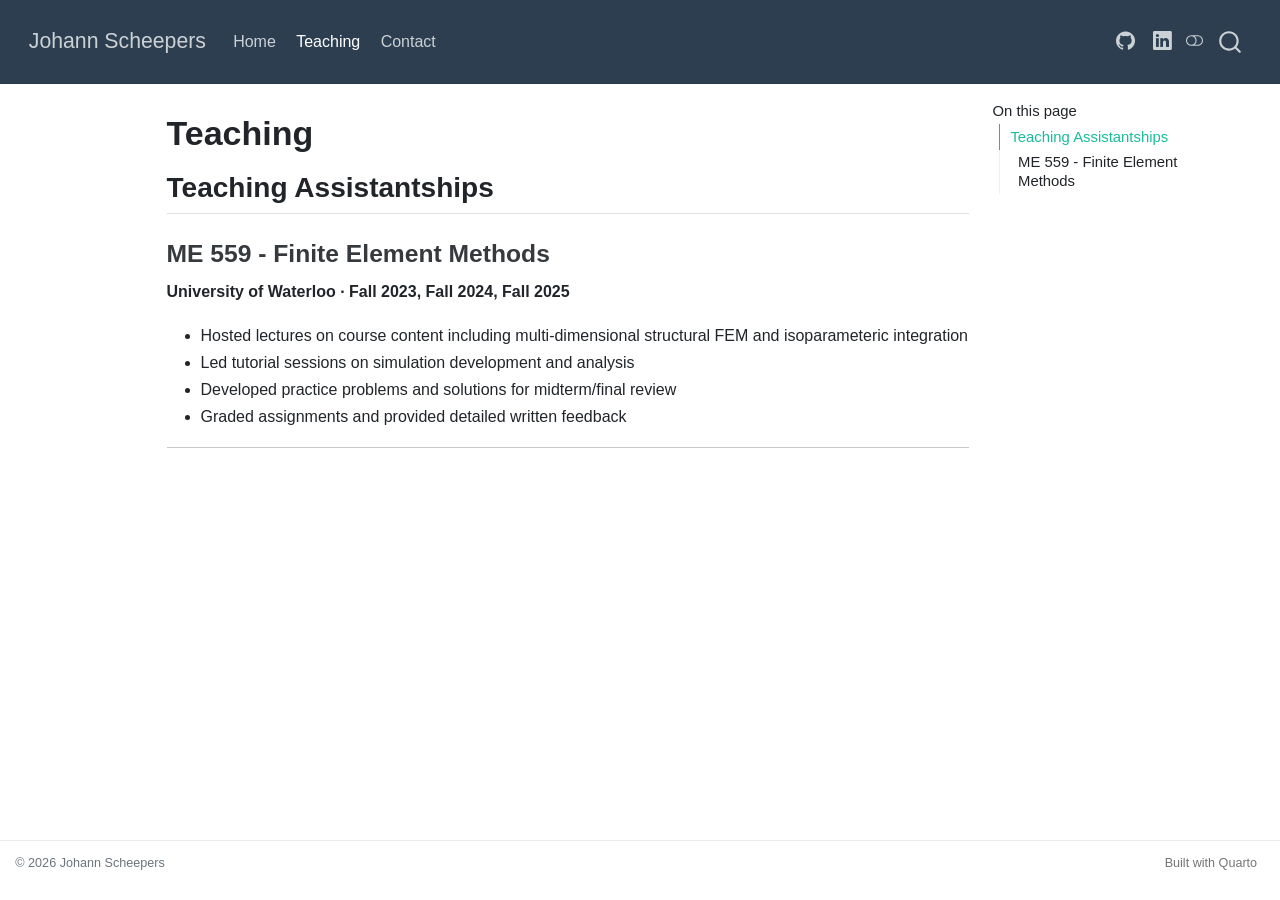
<file: teaching.html>
<!DOCTYPE html>
<html xmlns="http://www.w3.org/1999/xhtml" lang="en" xml:lang="en"><head>

<meta charset="utf-8">
<meta name="generator" content="quarto-1.9.37">

<meta name="viewport" content="width=device-width, initial-scale=1.0, user-scalable=yes">


<title>Teaching – Johann Scheepers</title>
<style>
/* Default styles provided by pandoc.
** See https://pandoc.org/MANUAL.html#variables-for-html for config info.
*/
code{white-space: pre-wrap;}
span.smallcaps{font-variant: small-caps;}
div.columns{display: flex; gap: min(4vw, 1.5em);}
div.column{flex: auto; overflow-x: auto;}
div.hanging-indent{margin-left: 1.5em; text-indent: -1.5em;}
ul.task-list{list-style: none;}
ul.task-list li input[type="checkbox"] {
  width: 0.8em;
  margin: 0 0.8em 0.2em -1em; /* quarto-specific, see https://github.com/quarto-dev/quarto-cli/issues/4556 */ 
  vertical-align: middle;
}
</style>


<script src="site_libs/quarto-nav/quarto-nav.js"></script>
<script src="site_libs/quarto-nav/headroom.min.js"></script>
<script src="site_libs/clipboard/clipboard.min.js"></script>
<script src="site_libs/quarto-search/autocomplete.umd.js"></script>
<script src="site_libs/quarto-search/fuse.min.js"></script>
<script src="site_libs/quarto-search/quarto-search.js"></script>
<meta name="quarto:offset" content="./">
<link href="./assets/img/favicon.ico" rel="icon">
<script src="site_libs/quarto-html/quarto.js" type="module"></script>
<script src="site_libs/quarto-html/tabsets/tabsets.js" type="module"></script>
<script src="site_libs/quarto-html/popper.min.js"></script>
<script src="site_libs/quarto-html/tippy.umd.min.js"></script>
<script src="site_libs/quarto-html/anchor.min.js"></script>
<link href="site_libs/quarto-html/tippy.css" rel="stylesheet">
<link href="site_libs/quarto-html/quarto-syntax-highlighting-7f8f88aac4f3542376d5c11b86a4c14d.css" rel="stylesheet" class="quarto-color-scheme" id="quarto-text-highlighting-styles">
<link href="site_libs/quarto-html/quarto-syntax-highlighting-dark-d0ae9245876894da5ac7e18953ecc5cc.css" rel="stylesheet" class="quarto-color-scheme quarto-color-alternate" id="quarto-text-highlighting-styles">
<link href="site_libs/quarto-html/quarto-syntax-highlighting-7f8f88aac4f3542376d5c11b86a4c14d.css" rel="stylesheet" class="quarto-color-scheme-extra" id="quarto-text-highlighting-styles">
<script src="site_libs/bootstrap/bootstrap.min.js"></script>
<link href="site_libs/bootstrap/bootstrap-icons.css" rel="stylesheet">
<link href="site_libs/bootstrap/bootstrap-6033a600180109c3731f6a886c29932c.min.css" rel="stylesheet" append-hash="true" class="quarto-color-scheme" id="quarto-bootstrap" data-mode="light">
<link href="site_libs/bootstrap/bootstrap-dark-5685cd926c25366c96d9f1407e584118.min.css" rel="stylesheet" append-hash="true" class="quarto-color-scheme quarto-color-alternate" id="quarto-bootstrap" data-mode="dark">
<link href="site_libs/bootstrap/bootstrap-6033a600180109c3731f6a886c29932c.min.css" rel="stylesheet" append-hash="true" class="quarto-color-scheme-extra" id="quarto-bootstrap" data-mode="light">
<script id="quarto-search-options" type="application/json">{
  "location": "navbar",
  "copy-button": false,
  "collapse-after": 3,
  "panel-placement": "end",
  "type": "overlay",
  "limit": 50,
  "keyboard-shortcut": [
    "f",
    "/",
    "s"
  ],
  "show-item-context": false,
  "language": {
    "search-no-results-text": "No results",
    "search-matching-documents-text": "matching documents",
    "search-copy-link-title": "Copy link to search",
    "search-hide-matches-text": "Hide additional matches",
    "search-more-match-text": "more match in this document",
    "search-more-matches-text": "more matches in this document",
    "search-clear-button-title": "Clear",
    "search-text-placeholder": "",
    "search-detached-cancel-button-title": "Cancel",
    "search-submit-button-title": "Submit",
    "search-label": "Search"
  }
}</script>
<style>html{ scroll-behavior: smooth; }</style>


<link rel="stylesheet" href="assets/styles.css">
</head>

<body class="nav-fixed quarto-light"><script id="quarto-html-before-body" type="application/javascript">
    const toggleBodyColorMode = (bsSheetEl) => {
      const mode = bsSheetEl.getAttribute("data-mode");
      const bodyEl = window.document.querySelector("body");
      if (mode === "dark") {
        bodyEl.classList.add("quarto-dark");
        bodyEl.classList.remove("quarto-light");
      } else {
        bodyEl.classList.add("quarto-light");
        bodyEl.classList.remove("quarto-dark");
      }
    }
    const toggleBodyColorPrimary = () => {
      const bsSheetEl = window.document.querySelector("link#quarto-bootstrap:not([rel=disabled-stylesheet])");
      if (bsSheetEl) {
        toggleBodyColorMode(bsSheetEl);
      }
    }
    const setColorSchemeToggle = (alternate) => {
      const toggles = window.document.querySelectorAll('.quarto-color-scheme-toggle');
      for (let i=0; i < toggles.length; i++) {
        const toggle = toggles[i];
        if (toggle) {
          if (alternate) {
            toggle.classList.add("alternate");
          } else {
            toggle.classList.remove("alternate");
          }
        }
      }
    };
    const toggleColorMode = (alternate) => {
      // Switch the stylesheets
      const primaryStylesheets = window.document.querySelectorAll('link.quarto-color-scheme:not(.quarto-color-alternate)');
      const alternateStylesheets = window.document.querySelectorAll('link.quarto-color-scheme.quarto-color-alternate');
      manageTransitions('#quarto-margin-sidebar .nav-link', false);
      if (alternate) {
        // note: dark is layered on light, we don't disable primary!
        enableStylesheet(alternateStylesheets);
        for (const sheetNode of alternateStylesheets) {
          if (sheetNode.id === "quarto-bootstrap") {
            toggleBodyColorMode(sheetNode);
          }
        }
      } else {
        disableStylesheet(alternateStylesheets);
        enableStylesheet(primaryStylesheets)
        toggleBodyColorPrimary();
      }
      manageTransitions('#quarto-margin-sidebar .nav-link', true);
      // Switch the toggles
      setColorSchemeToggle(alternate)
      // Hack to workaround the fact that safari doesn't
      // properly recolor the scrollbar when toggling (#1455)
      if (navigator.userAgent.indexOf('Safari') > 0 && navigator.userAgent.indexOf('Chrome') == -1) {
        manageTransitions("body", false);
        window.scrollTo(0, 1);
        setTimeout(() => {
          window.scrollTo(0, 0);
          manageTransitions("body", true);
        }, 40);
      }
    }
    const disableStylesheet = (stylesheets) => {
      for (let i=0; i < stylesheets.length; i++) {
        const stylesheet = stylesheets[i];
        stylesheet.rel = 'disabled-stylesheet';
      }
    }
    const enableStylesheet = (stylesheets) => {
      for (let i=0; i < stylesheets.length; i++) {
        const stylesheet = stylesheets[i];
        if(stylesheet.rel !== 'stylesheet') { // for Chrome, which will still FOUC without this check
          stylesheet.rel = 'stylesheet';
        }
      }
    }
    const manageTransitions = (selector, allowTransitions) => {
      const els = window.document.querySelectorAll(selector);
      for (let i=0; i < els.length; i++) {
        const el = els[i];
        if (allowTransitions) {
          el.classList.remove('notransition');
        } else {
          el.classList.add('notransition');
        }
      }
    }
    const isFileUrl = () => {
      return window.location.protocol === 'file:';
    }
    const hasAlternateSentinel = () => {
      let styleSentinel = getColorSchemeSentinel();
      if (styleSentinel !== null) {
        return styleSentinel === "alternate";
      } else {
        return false;
      }
    }
    const setStyleSentinel = (alternate) => {
      const value = alternate ? "alternate" : "default";
      if (!isFileUrl()) {
        window.localStorage.setItem("quarto-color-scheme", value);
      } else {
        localAlternateSentinel = value;
      }
    }
    const getColorSchemeSentinel = () => {
      if (!isFileUrl()) {
        const storageValue = window.localStorage.getItem("quarto-color-scheme");
        return storageValue != null ? storageValue : localAlternateSentinel;
      } else {
        return localAlternateSentinel;
      }
    }
    const toggleGiscusIfUsed = (isAlternate, darkModeDefault) => {
      const baseTheme = document.querySelector('#giscus-base-theme')?.value ?? 'light';
      const alternateTheme = document.querySelector('#giscus-alt-theme')?.value ?? 'dark';
      let newTheme = '';
      if(authorPrefersDark) {
        newTheme = isAlternate ? baseTheme : alternateTheme;
      } else {
        newTheme = isAlternate ? alternateTheme : baseTheme;
      }
      const changeGiscusTheme = () => {
        // From: https://github.com/giscus/giscus/issues/336
        const sendMessage = (message) => {
          const iframe = document.querySelector('iframe.giscus-frame');
          if (!iframe) return;
          iframe.contentWindow.postMessage({ giscus: message }, 'https://giscus.app');
        }
        sendMessage({
          setConfig: {
            theme: newTheme
          }
        });
      }
      const isGiscussLoaded = window.document.querySelector('iframe.giscus-frame') !== null;
      if (isGiscussLoaded) {
        changeGiscusTheme();
      }
    };
    const authorPrefersDark = false;
    const darkModeDefault = authorPrefersDark;
      document.querySelector('link#quarto-text-highlighting-styles.quarto-color-scheme-extra').rel = 'disabled-stylesheet';
      document.querySelector('link#quarto-bootstrap.quarto-color-scheme-extra').rel = 'disabled-stylesheet';
    let localAlternateSentinel = darkModeDefault ? 'alternate' : 'default';
    // Dark / light mode switch
    window.quartoToggleColorScheme = () => {
      // Read the current dark / light value
      let toAlternate = !hasAlternateSentinel();
      toggleColorMode(toAlternate);
      setStyleSentinel(toAlternate);
      toggleGiscusIfUsed(toAlternate, darkModeDefault);
      window.dispatchEvent(new Event('resize'));
    };
    // Switch to dark mode if need be
    if (hasAlternateSentinel()) {
      toggleColorMode(true);
    } else {
      toggleColorMode(false);
    }
  </script>

<div id="quarto-search-results"></div>
  <header id="quarto-header" class="headroom fixed-top">
    <nav class="navbar navbar-expand-lg " data-bs-theme="dark">
      <div class="navbar-container container-fluid">
      <div class="navbar-brand-container mx-auto">
    <a class="navbar-brand" href="./index.html">
    <span class="navbar-title">Johann Scheepers</span>
    </a>
  </div>
            <div id="quarto-search" class="" title="Search"></div>
          <button class="navbar-toggler" type="button" data-bs-toggle="collapse" data-bs-target="#navbarCollapse" aria-controls="navbarCollapse" role="menu" aria-expanded="false" aria-label="Toggle navigation" onclick="if (window.quartoToggleHeadroom) { window.quartoToggleHeadroom(); }">
  <span class="navbar-toggler-icon"></span>
</button>
          <div class="collapse navbar-collapse" id="navbarCollapse">
            <ul class="navbar-nav navbar-nav-scroll me-auto">
  <li class="nav-item">
    <a class="nav-link" href="./index.html"> 
<span class="menu-text">Home</span></a>
  </li>  
  <li class="nav-item">
    <a class="nav-link active" href="./teaching.html" aria-current="page"> 
<span class="menu-text">Teaching</span></a>
  </li>  
  <li class="nav-item">
    <a class="nav-link" href="./contact.html"> 
<span class="menu-text">Contact</span></a>
  </li>  
</ul>
            <ul class="navbar-nav navbar-nav-scroll ms-auto">
  <li class="nav-item compact">
    <a class="nav-link" href="https://github.com/johann-scheepers"> <i class="bi bi-github" role="img" aria-label="GitHub">
</i> 
<span class="menu-text"></span></a>
  </li>  
  <li class="nav-item compact">
    <a class="nav-link" href="https://linkedin.com/in/johann-scheepers"> <i class="bi bi-linkedin" role="img" aria-label="LinkedIn">
</i> 
<span class="menu-text"></span></a>
  </li>  
</ul>
          </div> <!-- /navcollapse -->
            <div class="quarto-navbar-tools">
  <a href="" class="quarto-color-scheme-toggle quarto-navigation-tool  px-1" onclick="window.quartoToggleColorScheme(); return false;" title="Toggle dark mode"><i class="bi"></i></a>
</div>
      </div> <!-- /container-fluid -->
    </nav>
</header>
<!-- content -->
<div id="quarto-content" class="quarto-container page-columns page-rows-contents page-layout-article page-navbar">
<!-- sidebar -->
<!-- margin-sidebar -->
    <div id="quarto-margin-sidebar" class="sidebar margin-sidebar">
        <nav id="TOC" role="doc-toc" class="toc-active">
    <h2 id="toc-title">On this page</h2>
   
  <ul>
  <li><a href="#teaching-assistantships" id="toc-teaching-assistantships" class="nav-link active" data-scroll-target="#teaching-assistantships">Teaching Assistantships</a>
  <ul class="collapse">
  <li><a href="#me-559---finite-element-methods" id="toc-me-559---finite-element-methods" class="nav-link" data-scroll-target="#me-559---finite-element-methods">ME 559 - Finite Element Methods</a></li>
  </ul></li>
  </ul>
</nav>
    </div>
<!-- main -->
<main class="content" id="quarto-document-content">


<header id="title-block-header" class="quarto-title-block default">
<div class="quarto-title">
<h1 class="title">Teaching</h1>
</div>



<div class="quarto-title-meta">

    
  
    
  </div>
  


</header>


<section id="teaching-assistantships" class="level2">
<h2 class="anchored" data-anchor-id="teaching-assistantships">Teaching Assistantships</h2>
<section id="me-559---finite-element-methods" class="level3">
<h3 class="anchored" data-anchor-id="me-559---finite-element-methods">ME 559 - Finite Element Methods</h3>
<p><strong>University of Waterloo · Fall 2023, Fall 2024, Fall 2025</strong></p>
<ul>
<li>Hosted lectures on course content including multi-dimensional structural FEM and isoparameteric integration</li>
<li>Led tutorial sessions on simulation development and analysis</li>
<li>Developed practice problems and solutions for midterm/final review</li>
<li>Graded assignments and provided detailed written feedback</li>
</ul>
<hr>
<!--
## Materials

Some materials I've prepared that might be useful:

- [Tutorial: Getting Started with PyTorch](posts/pytorch-intro.qmd)
- [Notes: Probability Review for ML](assets/files/teaching/prob-review.pdf)
- [Cheatsheet: Git for Researchers](assets/files/teaching/git-cheatsheet.pdf)
-->


</section>
</section>

</main> <!-- /main -->
<script>
document.querySelectorAll('.navbar a[href^="http"]').forEach(a => {
  a.target = '_blank';
});
</script>
<script id="quarto-html-after-body" type="application/javascript">
  window.document.addEventListener("DOMContentLoaded", function (event) {
    // Ensure there is a toggle, if there isn't float one in the top right
    if (window.document.querySelector('.quarto-color-scheme-toggle') === null) {
      const a = window.document.createElement('a');
      a.classList.add('top-right');
      a.classList.add('quarto-color-scheme-toggle');
      a.href = "";
      a.onclick = function() { try { window.quartoToggleColorScheme(); } catch {} return false; };
      const i = window.document.createElement("i");
      i.classList.add('bi');
      a.appendChild(i);
      window.document.body.appendChild(a);
    }
    setColorSchemeToggle(hasAlternateSentinel())
    const icon = "";
    const anchorJS = new window.AnchorJS();
    anchorJS.options = {
      placement: 'right',
      icon: icon
    };
    anchorJS.add('.anchored');
    const isCodeAnnotation = (el) => {
      for (const clz of el.classList) {
        if (clz.startsWith('code-annotation-')) {                     
          return true;
        }
      }
      return false;
    }
    const onCopySuccess = function(e) {
      // button target
      const button = e.trigger;
      // don't keep focus
      button.blur();
      // flash "checked"
      button.classList.add('code-copy-button-checked');
      var currentTitle = button.getAttribute("title");
      button.setAttribute("title", "Copied!");
      let tooltip;
      if (window.bootstrap) {
        button.setAttribute("data-bs-toggle", "tooltip");
        button.setAttribute("data-bs-placement", "left");
        button.setAttribute("data-bs-title", "Copied!");
        tooltip = new bootstrap.Tooltip(button, 
          { trigger: "manual", 
            customClass: "code-copy-button-tooltip",
            offset: [0, -8]});
        tooltip.show();    
      }
      setTimeout(function() {
        if (tooltip) {
          tooltip.hide();
          button.removeAttribute("data-bs-title");
          button.removeAttribute("data-bs-toggle");
          button.removeAttribute("data-bs-placement");
        }
        button.setAttribute("title", currentTitle);
        button.classList.remove('code-copy-button-checked');
      }, 1000);
      // clear code selection
      e.clearSelection();
    }
    const getTextToCopy = function(trigger) {
      const outerScaffold = trigger.parentElement.cloneNode(true);
      const codeEl = outerScaffold.querySelector('code');
      for (const childEl of codeEl.children) {
        if (isCodeAnnotation(childEl)) {
          childEl.remove();
        }
      }
      return codeEl.innerText;
    }
    const clipboard = new window.ClipboardJS('.code-copy-button:not([data-in-quarto-modal])', {
      text: getTextToCopy
    });
    clipboard.on('success', onCopySuccess);
    if (window.document.getElementById('quarto-embedded-source-code-modal')) {
      const clipboardModal = new window.ClipboardJS('.code-copy-button[data-in-quarto-modal]', {
        text: getTextToCopy,
        container: window.document.getElementById('quarto-embedded-source-code-modal')
      });
      clipboardModal.on('success', onCopySuccess);
    }
      var localhostRegex = new RegExp(/^(?:http|https):\/\/localhost\:?[0-9]*\//);
      var mailtoRegex = new RegExp(/^mailto:/);
        var filterRegex = new RegExp("https:\/\/johann-scheepers\.github\.io\/");
      var isInternal = (href) => {
          return filterRegex.test(href) || localhostRegex.test(href) || mailtoRegex.test(href);
      }
      // Inspect non-navigation links and adorn them if external
     var links = window.document.querySelectorAll('a[href]:not(.nav-link):not(.navbar-brand):not(.toc-action):not(.sidebar-link):not(.sidebar-item-toggle):not(.pagination-link):not(.no-external):not([aria-hidden]):not(.dropdown-item):not(.quarto-navigation-tool):not(.about-link)');
      for (var i=0; i<links.length; i++) {
        const link = links[i];
        if (!isInternal(link.href)) {
          // undo the damage that might have been done by quarto-nav.js in the case of
          // links that we want to consider external
          if (link.dataset.originalHref !== undefined) {
            link.href = link.dataset.originalHref;
          }
        }
      }
    function tippyHover(el, contentFn, onTriggerFn, onUntriggerFn) {
      const config = {
        allowHTML: true,
        maxWidth: 500,
        delay: 100,
        arrow: false,
        appendTo: function(el) {
            return el.parentElement;
        },
        interactive: true,
        interactiveBorder: 10,
        theme: 'quarto',
        placement: 'bottom-start',
      };
      if (contentFn) {
        config.content = contentFn;
      }
      if (onTriggerFn) {
        config.onTrigger = onTriggerFn;
      }
      if (onUntriggerFn) {
        config.onUntrigger = onUntriggerFn;
      }
      window.tippy(el, config); 
    }
    const noterefs = window.document.querySelectorAll('a[role="doc-noteref"]');
    for (var i=0; i<noterefs.length; i++) {
      const ref = noterefs[i];
      tippyHover(ref, function() {
        // use id or data attribute instead here
        let href = ref.getAttribute('data-footnote-href') || ref.getAttribute('href');
        try { href = new URL(href).hash; } catch {}
        const id = href.replace(/^#\/?/, "");
        const note = window.document.getElementById(id);
        if (note) {
          return note.innerHTML;
        } else {
          return "";
        }
      });
    }
    const xrefs = window.document.querySelectorAll('a.quarto-xref');
    const processXRef = (id, note) => {
      // Strip column container classes
      const stripColumnClz = (el) => {
        el.classList.remove("page-full", "page-columns");
        if (el.children) {
          for (const child of el.children) {
            stripColumnClz(child);
          }
        }
      }
      stripColumnClz(note)
      if (id === null || id.startsWith('sec-')) {
        // Special case sections, only their first couple elements
        const container = document.createElement("div");
        if (note.children && note.children.length > 2) {
          container.appendChild(note.children[0].cloneNode(true));
          for (let i = 1; i < note.children.length; i++) {
            const child = note.children[i];
            if (child.tagName === "P" && child.innerText === "") {
              continue;
            } else {
              container.appendChild(child.cloneNode(true));
              break;
            }
          }
          if (window.Quarto?.typesetMath) {
            window.Quarto.typesetMath(container);
          }
          return container.innerHTML
        } else {
          if (window.Quarto?.typesetMath) {
            window.Quarto.typesetMath(note);
          }
          return note.innerHTML;
        }
      } else {
        // Remove any anchor links if they are present
        const anchorLink = note.querySelector('a.anchorjs-link');
        if (anchorLink) {
          anchorLink.remove();
        }
        if (window.Quarto?.typesetMath) {
          window.Quarto.typesetMath(note);
        }
        if (note.classList.contains("callout")) {
          return note.outerHTML;
        } else {
          return note.innerHTML;
        }
      }
    }
    for (var i=0; i<xrefs.length; i++) {
      const xref = xrefs[i];
      tippyHover(xref, undefined, function(instance) {
        instance.disable();
        let url = xref.getAttribute('href');
        let hash = undefined; 
        if (url.startsWith('#')) {
          hash = url;
        } else {
          try { hash = new URL(url).hash; } catch {}
        }
        if (hash) {
          const id = hash.replace(/^#\/?/, "");
          const note = window.document.getElementById(id);
          if (note !== null) {
            try {
              const html = processXRef(id, note.cloneNode(true));
              instance.setContent(html);
            } finally {
              instance.enable();
              instance.show();
            }
          } else {
            // See if we can fetch this
            fetch(url.split('#')[0])
            .then(res => res.text())
            .then(html => {
              const parser = new DOMParser();
              const htmlDoc = parser.parseFromString(html, "text/html");
              const note = htmlDoc.getElementById(id);
              if (note !== null) {
                const html = processXRef(id, note);
                instance.setContent(html);
              } 
            }).finally(() => {
              instance.enable();
              instance.show();
            });
          }
        } else {
          // See if we can fetch a full url (with no hash to target)
          // This is a special case and we should probably do some content thinning / targeting
          fetch(url)
          .then(res => res.text())
          .then(html => {
            const parser = new DOMParser();
            const htmlDoc = parser.parseFromString(html, "text/html");
            const note = htmlDoc.querySelector('main.content');
            if (note !== null) {
              // This should only happen for chapter cross references
              // (since there is no id in the URL)
              // remove the first header
              if (note.children.length > 0 && note.children[0].tagName === "HEADER") {
                note.children[0].remove();
              }
              const html = processXRef(null, note);
              instance.setContent(html);
            } 
          }).finally(() => {
            instance.enable();
            instance.show();
          });
        }
      }, function(instance) {
      });
    }
        let selectedAnnoteEl;
        const selectorForAnnotation = ( cell, annotation) => {
          let cellAttr = 'data-code-cell="' + cell + '"';
          let lineAttr = 'data-code-annotation="' +  annotation + '"';
          const selector = 'span[' + cellAttr + '][' + lineAttr + ']';
          return selector;
        }
        const selectCodeLines = (annoteEl) => {
          const doc = window.document;
          const targetCell = annoteEl.getAttribute("data-target-cell");
          const targetAnnotation = annoteEl.getAttribute("data-target-annotation");
          const annoteSpan = window.document.querySelector(selectorForAnnotation(targetCell, targetAnnotation));
          const lines = annoteSpan.getAttribute("data-code-lines").split(",");
          const lineIds = lines.map((line) => {
            return targetCell + "-" + line;
          })
          let top = null;
          let height = null;
          let parent = null;
          if (lineIds.length > 0) {
              //compute the position of the single el (top and bottom and make a div)
              const el = window.document.getElementById(lineIds[0]);
              top = el.offsetTop;
              height = el.offsetHeight;
              parent = el.parentElement.parentElement;
            if (lineIds.length > 1) {
              const lastEl = window.document.getElementById(lineIds[lineIds.length - 1]);
              const bottom = lastEl.offsetTop + lastEl.offsetHeight;
              height = bottom - top;
            }
            if (top !== null && height !== null && parent !== null) {
              // cook up a div (if necessary) and position it 
              let div = window.document.getElementById("code-annotation-line-highlight");
              if (div === null) {
                div = window.document.createElement("div");
                div.setAttribute("id", "code-annotation-line-highlight");
                div.style.position = 'absolute';
                parent.appendChild(div);
              }
              div.style.top = top - 2 + "px";
              div.style.height = height + 4 + "px";
              div.style.left = 0;
              let gutterDiv = window.document.getElementById("code-annotation-line-highlight-gutter");
              if (gutterDiv === null) {
                gutterDiv = window.document.createElement("div");
                gutterDiv.setAttribute("id", "code-annotation-line-highlight-gutter");
                gutterDiv.style.position = 'absolute';
                const codeCell = window.document.getElementById(targetCell);
                const gutter = codeCell.querySelector('.code-annotation-gutter');
                gutter.appendChild(gutterDiv);
              }
              gutterDiv.style.top = top - 2 + "px";
              gutterDiv.style.height = height + 4 + "px";
            }
            selectedAnnoteEl = annoteEl;
          }
        };
        const unselectCodeLines = () => {
          const elementsIds = ["code-annotation-line-highlight", "code-annotation-line-highlight-gutter"];
          elementsIds.forEach((elId) => {
            const div = window.document.getElementById(elId);
            if (div) {
              div.remove();
            }
          });
          selectedAnnoteEl = undefined;
        };
          // Handle positioning of the toggle
      window.addEventListener(
        "resize",
        throttle(() => {
          elRect = undefined;
          if (selectedAnnoteEl) {
            selectCodeLines(selectedAnnoteEl);
          }
        }, 10)
      );
      function throttle(fn, ms) {
      let throttle = false;
      let timer;
        return (...args) => {
          if(!throttle) { // first call gets through
              fn.apply(this, args);
              throttle = true;
          } else { // all the others get throttled
              if(timer) clearTimeout(timer); // cancel #2
              timer = setTimeout(() => {
                fn.apply(this, args);
                timer = throttle = false;
              }, ms);
          }
        };
      }
        // Attach click handler to the DT
        const annoteDls = window.document.querySelectorAll('dt[data-target-cell]');
        for (const annoteDlNode of annoteDls) {
          annoteDlNode.addEventListener('click', (event) => {
            const clickedEl = event.target;
            if (clickedEl !== selectedAnnoteEl) {
              unselectCodeLines();
              const activeEl = window.document.querySelector('dt[data-target-cell].code-annotation-active');
              if (activeEl) {
                activeEl.classList.remove('code-annotation-active');
              }
              selectCodeLines(clickedEl);
              clickedEl.classList.add('code-annotation-active');
            } else {
              // Unselect the line
              unselectCodeLines();
              clickedEl.classList.remove('code-annotation-active');
            }
          });
        }
    const findCites = (el) => {
      const parentEl = el.parentElement;
      if (parentEl) {
        const cites = parentEl.dataset.cites;
        if (cites) {
          return {
            el,
            cites: cites.split(' ')
          };
        } else {
          return findCites(el.parentElement)
        }
      } else {
        return undefined;
      }
    };
    var bibliorefs = window.document.querySelectorAll('a[role="doc-biblioref"]');
    for (var i=0; i<bibliorefs.length; i++) {
      const ref = bibliorefs[i];
      const citeInfo = findCites(ref);
      if (citeInfo) {
        tippyHover(citeInfo.el, function() {
          var popup = window.document.createElement('div');
          citeInfo.cites.forEach(function(cite) {
            var citeDiv = window.document.createElement('div');
            citeDiv.classList.add('hanging-indent');
            citeDiv.classList.add('csl-entry');
            var biblioDiv = window.document.getElementById('ref-' + cite);
            if (biblioDiv) {
              citeDiv.innerHTML = biblioDiv.innerHTML;
            }
            popup.appendChild(citeDiv);
          });
          return popup.innerHTML;
        });
      }
    }
  });
  </script>
</div> <!-- /content -->
<footer class="footer">
  <div class="nav-footer">
    <div class="nav-footer-left">
<p>© 2026 Johann Scheepers</p>
</div>   
    <div class="nav-footer-center">
      &nbsp;
    </div>
    <div class="nav-footer-right">
      <ul class="footer-items list-unstyled">
    <li class="nav-item">
    <a class="nav-link" href="https://quarto.org">
<p>Built with Quarto</p>
</a>
  </li>  
</ul>
    </div>
  </div>
</footer>




<script src="site_libs/quarto-html/zenscroll-min.js"></script>
</body></html>
</file>
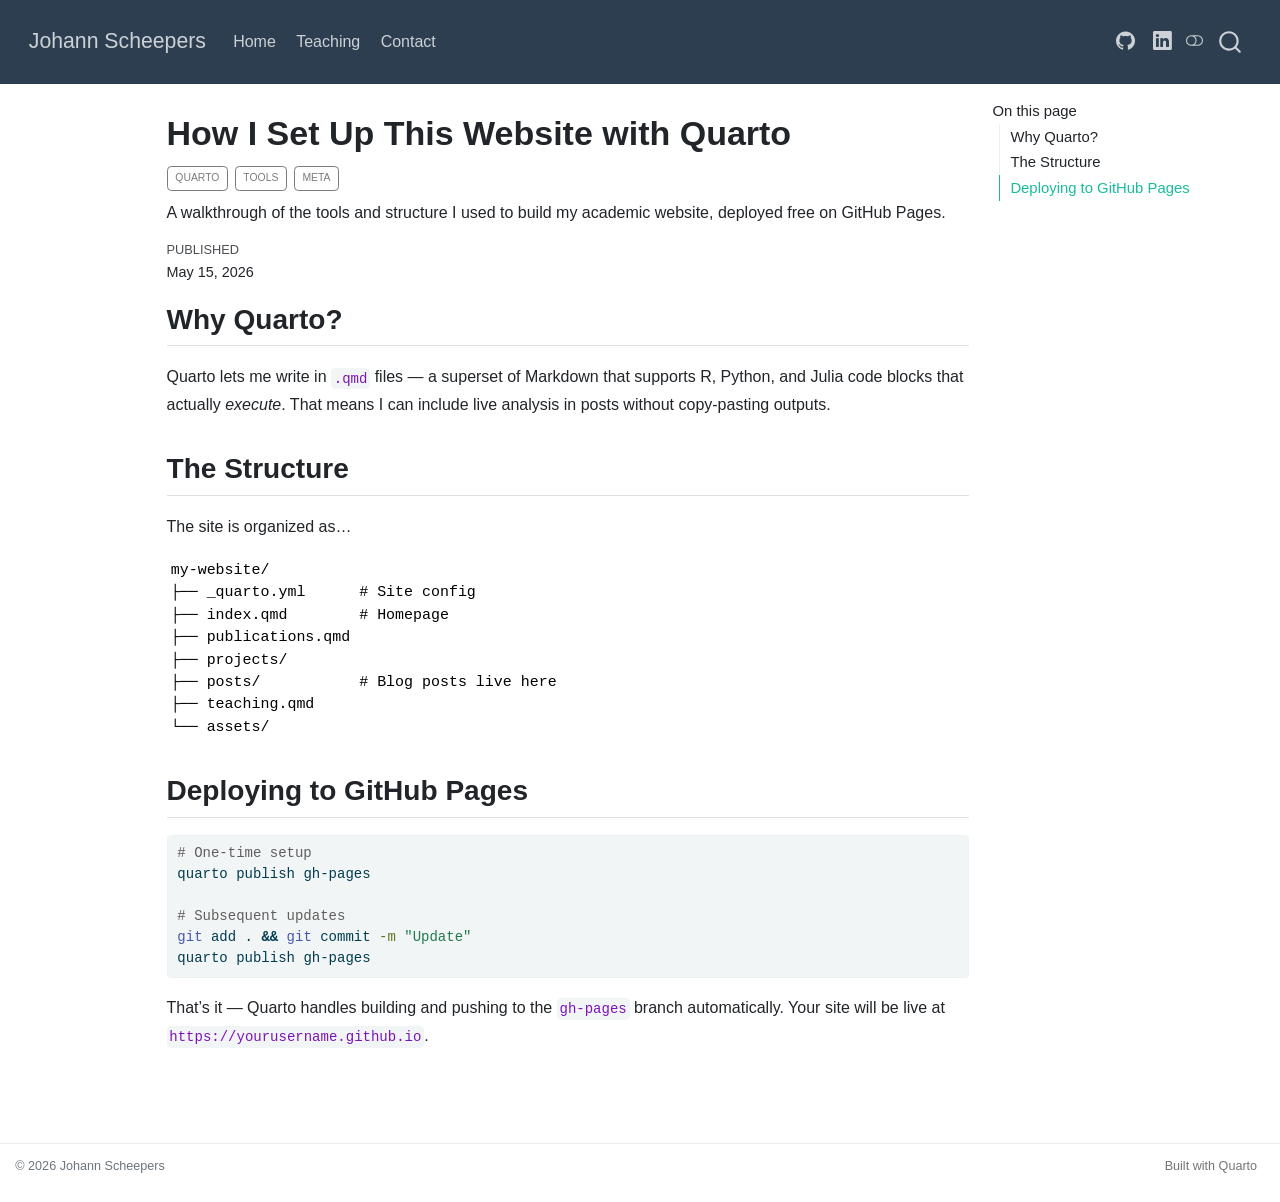
<file: posts/quarto-setup.html>
<!DOCTYPE html>
<html xmlns="http://www.w3.org/1999/xhtml" lang="en" xml:lang="en"><head>

<meta charset="utf-8">
<meta name="generator" content="quarto-1.9.37">

<meta name="viewport" content="width=device-width, initial-scale=1.0, user-scalable=yes">

<meta name="dcterms.date" content="2026-05-15">
<meta name="description" content="A walkthrough of the tools and structure I used to build my academic website, deployed free on GitHub Pages.">

<title>How I Set Up This Website with Quarto – Johann Scheepers</title>
<style>
/* Default styles provided by pandoc.
** See https://pandoc.org/MANUAL.html#variables-for-html for config info.
*/
code{white-space: pre-wrap;}
span.smallcaps{font-variant: small-caps;}
div.columns{display: flex; gap: min(4vw, 1.5em);}
div.column{flex: auto; overflow-x: auto;}
div.hanging-indent{margin-left: 1.5em; text-indent: -1.5em;}
ul.task-list{list-style: none;}
ul.task-list li input[type="checkbox"] {
  width: 0.8em;
  margin: 0 0.8em 0.2em -1em; /* quarto-specific, see https://github.com/quarto-dev/quarto-cli/issues/4556 */ 
  vertical-align: middle;
}
/* CSS for syntax highlighting */
html { -webkit-text-size-adjust: 100%; }
pre > code.sourceCode { white-space: pre; position: relative; }
pre > code.sourceCode > span { display: inline-block; line-height: 1.25; }
pre > code.sourceCode > span:empty { height: 1.2em; }
.sourceCode { overflow: visible; }
code.sourceCode > span { color: inherit; text-decoration: inherit; }
div.sourceCode { margin: 1em 0; }
pre.sourceCode { margin: 0; }
@media screen {
div.sourceCode { overflow: auto; }
}
@media print {
pre > code.sourceCode { white-space: pre-wrap; }
pre > code.sourceCode > span { text-indent: -5em; padding-left: 5em; }
}
pre.numberSource code
  { counter-reset: source-line 0; }
pre.numberSource code > span
  { position: relative; left: -4em; counter-increment: source-line; }
pre.numberSource code > span > a:first-child::before
  { content: counter(source-line);
    position: relative; left: -1em; text-align: right; vertical-align: baseline;
    border: none; display: inline-block;
    -webkit-touch-callout: none; -webkit-user-select: none;
    -khtml-user-select: none; -moz-user-select: none;
    -ms-user-select: none; user-select: none;
    padding: 0 4px; width: 4em;
  }
pre.numberSource { margin-left: 3em;  padding-left: 4px; }
div.sourceCode
  {   }
@media screen {
pre > code.sourceCode > span > a:first-child::before { text-decoration: underline; }
}
</style>


<script src="../site_libs/quarto-nav/quarto-nav.js"></script>
<script src="../site_libs/quarto-nav/headroom.min.js"></script>
<script src="../site_libs/clipboard/clipboard.min.js"></script>
<script src="../site_libs/quarto-search/autocomplete.umd.js"></script>
<script src="../site_libs/quarto-search/fuse.min.js"></script>
<script src="../site_libs/quarto-search/quarto-search.js"></script>
<meta name="quarto:offset" content="../">
<link href="../assets/img/favicon.ico" rel="icon">
<script src="../site_libs/quarto-html/quarto.js" type="module"></script>
<script src="../site_libs/quarto-html/tabsets/tabsets.js" type="module"></script>
<script src="../site_libs/quarto-html/popper.min.js"></script>
<script src="../site_libs/quarto-html/tippy.umd.min.js"></script>
<script src="../site_libs/quarto-html/anchor.min.js"></script>
<link href="../site_libs/quarto-html/tippy.css" rel="stylesheet">
<link href="../site_libs/quarto-html/quarto-syntax-highlighting-7f8f88aac4f3542376d5c11b86a4c14d.css" rel="stylesheet" class="quarto-color-scheme" id="quarto-text-highlighting-styles">
<link href="../site_libs/quarto-html/quarto-syntax-highlighting-dark-d0ae9245876894da5ac7e18953ecc5cc.css" rel="stylesheet" class="quarto-color-scheme quarto-color-alternate" id="quarto-text-highlighting-styles">
<link href="../site_libs/quarto-html/quarto-syntax-highlighting-7f8f88aac4f3542376d5c11b86a4c14d.css" rel="stylesheet" class="quarto-color-scheme-extra" id="quarto-text-highlighting-styles">
<script src="../site_libs/bootstrap/bootstrap.min.js"></script>
<link href="../site_libs/bootstrap/bootstrap-icons.css" rel="stylesheet">
<link href="../site_libs/bootstrap/bootstrap-6033a600180109c3731f6a886c29932c.min.css" rel="stylesheet" append-hash="true" class="quarto-color-scheme" id="quarto-bootstrap" data-mode="light">
<link href="../site_libs/bootstrap/bootstrap-dark-5685cd926c25366c96d9f1407e584118.min.css" rel="stylesheet" append-hash="true" class="quarto-color-scheme quarto-color-alternate" id="quarto-bootstrap" data-mode="dark">
<link href="../site_libs/bootstrap/bootstrap-6033a600180109c3731f6a886c29932c.min.css" rel="stylesheet" append-hash="true" class="quarto-color-scheme-extra" id="quarto-bootstrap" data-mode="light">
<script id="quarto-search-options" type="application/json">{
  "location": "navbar",
  "copy-button": false,
  "collapse-after": 3,
  "panel-placement": "end",
  "type": "overlay",
  "limit": 50,
  "keyboard-shortcut": [
    "f",
    "/",
    "s"
  ],
  "show-item-context": false,
  "language": {
    "search-no-results-text": "No results",
    "search-matching-documents-text": "matching documents",
    "search-copy-link-title": "Copy link to search",
    "search-hide-matches-text": "Hide additional matches",
    "search-more-match-text": "more match in this document",
    "search-more-matches-text": "more matches in this document",
    "search-clear-button-title": "Clear",
    "search-text-placeholder": "",
    "search-detached-cancel-button-title": "Cancel",
    "search-submit-button-title": "Submit",
    "search-label": "Search"
  }
}</script>
<style>html{ scroll-behavior: smooth; }</style>


<link rel="stylesheet" href="../assets/styles.css">
</head>

<body class="nav-fixed quarto-light"><script id="quarto-html-before-body" type="application/javascript">
    const toggleBodyColorMode = (bsSheetEl) => {
      const mode = bsSheetEl.getAttribute("data-mode");
      const bodyEl = window.document.querySelector("body");
      if (mode === "dark") {
        bodyEl.classList.add("quarto-dark");
        bodyEl.classList.remove("quarto-light");
      } else {
        bodyEl.classList.add("quarto-light");
        bodyEl.classList.remove("quarto-dark");
      }
    }
    const toggleBodyColorPrimary = () => {
      const bsSheetEl = window.document.querySelector("link#quarto-bootstrap:not([rel=disabled-stylesheet])");
      if (bsSheetEl) {
        toggleBodyColorMode(bsSheetEl);
      }
    }
    const setColorSchemeToggle = (alternate) => {
      const toggles = window.document.querySelectorAll('.quarto-color-scheme-toggle');
      for (let i=0; i < toggles.length; i++) {
        const toggle = toggles[i];
        if (toggle) {
          if (alternate) {
            toggle.classList.add("alternate");
          } else {
            toggle.classList.remove("alternate");
          }
        }
      }
    };
    const toggleColorMode = (alternate) => {
      // Switch the stylesheets
      const primaryStylesheets = window.document.querySelectorAll('link.quarto-color-scheme:not(.quarto-color-alternate)');
      const alternateStylesheets = window.document.querySelectorAll('link.quarto-color-scheme.quarto-color-alternate');
      manageTransitions('#quarto-margin-sidebar .nav-link', false);
      if (alternate) {
        // note: dark is layered on light, we don't disable primary!
        enableStylesheet(alternateStylesheets);
        for (const sheetNode of alternateStylesheets) {
          if (sheetNode.id === "quarto-bootstrap") {
            toggleBodyColorMode(sheetNode);
          }
        }
      } else {
        disableStylesheet(alternateStylesheets);
        enableStylesheet(primaryStylesheets)
        toggleBodyColorPrimary();
      }
      manageTransitions('#quarto-margin-sidebar .nav-link', true);
      // Switch the toggles
      setColorSchemeToggle(alternate)
      // Hack to workaround the fact that safari doesn't
      // properly recolor the scrollbar when toggling (#1455)
      if (navigator.userAgent.indexOf('Safari') > 0 && navigator.userAgent.indexOf('Chrome') == -1) {
        manageTransitions("body", false);
        window.scrollTo(0, 1);
        setTimeout(() => {
          window.scrollTo(0, 0);
          manageTransitions("body", true);
        }, 40);
      }
    }
    const disableStylesheet = (stylesheets) => {
      for (let i=0; i < stylesheets.length; i++) {
        const stylesheet = stylesheets[i];
        stylesheet.rel = 'disabled-stylesheet';
      }
    }
    const enableStylesheet = (stylesheets) => {
      for (let i=0; i < stylesheets.length; i++) {
        const stylesheet = stylesheets[i];
        if(stylesheet.rel !== 'stylesheet') { // for Chrome, which will still FOUC without this check
          stylesheet.rel = 'stylesheet';
        }
      }
    }
    const manageTransitions = (selector, allowTransitions) => {
      const els = window.document.querySelectorAll(selector);
      for (let i=0; i < els.length; i++) {
        const el = els[i];
        if (allowTransitions) {
          el.classList.remove('notransition');
        } else {
          el.classList.add('notransition');
        }
      }
    }
    const isFileUrl = () => {
      return window.location.protocol === 'file:';
    }
    const hasAlternateSentinel = () => {
      let styleSentinel = getColorSchemeSentinel();
      if (styleSentinel !== null) {
        return styleSentinel === "alternate";
      } else {
        return false;
      }
    }
    const setStyleSentinel = (alternate) => {
      const value = alternate ? "alternate" : "default";
      if (!isFileUrl()) {
        window.localStorage.setItem("quarto-color-scheme", value);
      } else {
        localAlternateSentinel = value;
      }
    }
    const getColorSchemeSentinel = () => {
      if (!isFileUrl()) {
        const storageValue = window.localStorage.getItem("quarto-color-scheme");
        return storageValue != null ? storageValue : localAlternateSentinel;
      } else {
        return localAlternateSentinel;
      }
    }
    const toggleGiscusIfUsed = (isAlternate, darkModeDefault) => {
      const baseTheme = document.querySelector('#giscus-base-theme')?.value ?? 'light';
      const alternateTheme = document.querySelector('#giscus-alt-theme')?.value ?? 'dark';
      let newTheme = '';
      if(authorPrefersDark) {
        newTheme = isAlternate ? baseTheme : alternateTheme;
      } else {
        newTheme = isAlternate ? alternateTheme : baseTheme;
      }
      const changeGiscusTheme = () => {
        // From: https://github.com/giscus/giscus/issues/336
        const sendMessage = (message) => {
          const iframe = document.querySelector('iframe.giscus-frame');
          if (!iframe) return;
          iframe.contentWindow.postMessage({ giscus: message }, 'https://giscus.app');
        }
        sendMessage({
          setConfig: {
            theme: newTheme
          }
        });
      }
      const isGiscussLoaded = window.document.querySelector('iframe.giscus-frame') !== null;
      if (isGiscussLoaded) {
        changeGiscusTheme();
      }
    };
    const authorPrefersDark = false;
    const darkModeDefault = authorPrefersDark;
      document.querySelector('link#quarto-text-highlighting-styles.quarto-color-scheme-extra').rel = 'disabled-stylesheet';
      document.querySelector('link#quarto-bootstrap.quarto-color-scheme-extra').rel = 'disabled-stylesheet';
    let localAlternateSentinel = darkModeDefault ? 'alternate' : 'default';
    // Dark / light mode switch
    window.quartoToggleColorScheme = () => {
      // Read the current dark / light value
      let toAlternate = !hasAlternateSentinel();
      toggleColorMode(toAlternate);
      setStyleSentinel(toAlternate);
      toggleGiscusIfUsed(toAlternate, darkModeDefault);
      window.dispatchEvent(new Event('resize'));
    };
    // Switch to dark mode if need be
    if (hasAlternateSentinel()) {
      toggleColorMode(true);
    } else {
      toggleColorMode(false);
    }
  </script>

<div id="quarto-search-results"></div>
  <header id="quarto-header" class="headroom fixed-top">
    <nav class="navbar navbar-expand-lg " data-bs-theme="dark">
      <div class="navbar-container container-fluid">
      <div class="navbar-brand-container mx-auto">
    <a class="navbar-brand" href="../index.html">
    <span class="navbar-title">Johann Scheepers</span>
    </a>
  </div>
            <div id="quarto-search" class="" title="Search"></div>
          <button class="navbar-toggler" type="button" data-bs-toggle="collapse" data-bs-target="#navbarCollapse" aria-controls="navbarCollapse" role="menu" aria-expanded="false" aria-label="Toggle navigation" onclick="if (window.quartoToggleHeadroom) { window.quartoToggleHeadroom(); }">
  <span class="navbar-toggler-icon"></span>
</button>
          <div class="collapse navbar-collapse" id="navbarCollapse">
            <ul class="navbar-nav navbar-nav-scroll me-auto">
  <li class="nav-item">
    <a class="nav-link" href="../index.html"> 
<span class="menu-text">Home</span></a>
  </li>  
  <li class="nav-item">
    <a class="nav-link" href="../teaching.html"> 
<span class="menu-text">Teaching</span></a>
  </li>  
  <li class="nav-item">
    <a class="nav-link" href="../contact.html"> 
<span class="menu-text">Contact</span></a>
  </li>  
</ul>
            <ul class="navbar-nav navbar-nav-scroll ms-auto">
  <li class="nav-item compact">
    <a class="nav-link" href="https://github.com/johann-scheepers"> <i class="bi bi-github" role="img" aria-label="GitHub">
</i> 
<span class="menu-text"></span></a>
  </li>  
  <li class="nav-item compact">
    <a class="nav-link" href="https://linkedin.com/in/johann-scheepers"> <i class="bi bi-linkedin" role="img" aria-label="LinkedIn">
</i> 
<span class="menu-text"></span></a>
  </li>  
</ul>
          </div> <!-- /navcollapse -->
            <div class="quarto-navbar-tools">
  <a href="" class="quarto-color-scheme-toggle quarto-navigation-tool  px-1" onclick="window.quartoToggleColorScheme(); return false;" title="Toggle dark mode"><i class="bi"></i></a>
</div>
      </div> <!-- /container-fluid -->
    </nav>
</header>
<!-- content -->
<div id="quarto-content" class="quarto-container page-columns page-rows-contents page-layout-article page-navbar">
<!-- sidebar -->
<!-- margin-sidebar -->
    <div id="quarto-margin-sidebar" class="sidebar margin-sidebar">
        <nav id="TOC" role="doc-toc" class="toc-active">
    <h2 id="toc-title">On this page</h2>
   
  <ul>
  <li><a href="#why-quarto" id="toc-why-quarto" class="nav-link active" data-scroll-target="#why-quarto">Why Quarto?</a></li>
  <li><a href="#the-structure" id="toc-the-structure" class="nav-link" data-scroll-target="#the-structure">The Structure</a></li>
  <li><a href="#deploying-to-github-pages" id="toc-deploying-to-github-pages" class="nav-link" data-scroll-target="#deploying-to-github-pages">Deploying to GitHub Pages</a></li>
  </ul>
</nav>
    </div>
<!-- main -->
<main class="content" id="quarto-document-content">


<header id="title-block-header" class="quarto-title-block default">
<div class="quarto-title">
<h1 class="title">How I Set Up This Website with Quarto</h1>
  <div class="quarto-categories">
    <div class="quarto-category">Quarto</div>
    <div class="quarto-category">Tools</div>
    <div class="quarto-category">Meta</div>
  </div>
  </div>

<div>
  <div class="description">
    A walkthrough of the tools and structure I used to build my academic website, deployed free on GitHub Pages.
  </div>
</div>


<div class="quarto-title-meta">

    
    <div>
    <div class="quarto-title-meta-heading">Published</div>
    <div class="quarto-title-meta-contents">
      <p class="date">May 15, 2026</p>
    </div>
  </div>
  
    
  </div>
  


</header>


<section id="why-quarto" class="level2">
<h2 class="anchored" data-anchor-id="why-quarto">Why Quarto?</h2>
<p>Quarto lets me write in <code>.qmd</code> files — a superset of Markdown that supports R, Python, and Julia code blocks that actually <em>execute</em>. That means I can include live analysis in posts without copy-pasting outputs.</p>
</section>
<section id="the-structure" class="level2">
<h2 class="anchored" data-anchor-id="the-structure">The Structure</h2>
<p>The site is organized as…</p>
<pre><code>my-website/
├── _quarto.yml      # Site config
├── index.qmd        # Homepage
├── publications.qmd
├── projects/
├── posts/           # Blog posts live here
├── teaching.qmd
└── assets/</code></pre>
</section>
<section id="deploying-to-github-pages" class="level2">
<h2 class="anchored" data-anchor-id="deploying-to-github-pages">Deploying to GitHub Pages</h2>
<div class="code-copy-outer-scaffold"><div class="sourceCode" id="cb2"><pre class="sourceCode bash code-with-copy"><code class="sourceCode bash"><span id="cb2-1"><a href="#cb2-1" aria-hidden="true" tabindex="-1"></a><span class="co"># One-time setup</span></span>
<span id="cb2-2"><a href="#cb2-2" aria-hidden="true" tabindex="-1"></a><span class="ex">quarto</span> publish gh-pages</span>
<span id="cb2-3"><a href="#cb2-3" aria-hidden="true" tabindex="-1"></a></span>
<span id="cb2-4"><a href="#cb2-4" aria-hidden="true" tabindex="-1"></a><span class="co"># Subsequent updates</span></span>
<span id="cb2-5"><a href="#cb2-5" aria-hidden="true" tabindex="-1"></a><span class="fu">git</span> add . <span class="kw">&amp;&amp;</span> <span class="fu">git</span> commit <span class="at">-m</span> <span class="st">"Update"</span></span>
<span id="cb2-6"><a href="#cb2-6" aria-hidden="true" tabindex="-1"></a><span class="ex">quarto</span> publish gh-pages</span></code></pre></div><button title="Copy to Clipboard" class="code-copy-button"><i class="bi"></i></button></div>
<p>That’s it — Quarto handles building and pushing to the <code>gh-pages</code> branch automatically. Your site will be live at <code>https://yourusername.github.io</code>.</p>


</section>

</main> <!-- /main -->
<script>
document.querySelectorAll('.navbar a[href^="http"]').forEach(a => {
  a.target = '_blank';
});
</script>
<script id="quarto-html-after-body" type="application/javascript">
  window.document.addEventListener("DOMContentLoaded", function (event) {
    // Ensure there is a toggle, if there isn't float one in the top right
    if (window.document.querySelector('.quarto-color-scheme-toggle') === null) {
      const a = window.document.createElement('a');
      a.classList.add('top-right');
      a.classList.add('quarto-color-scheme-toggle');
      a.href = "";
      a.onclick = function() { try { window.quartoToggleColorScheme(); } catch {} return false; };
      const i = window.document.createElement("i");
      i.classList.add('bi');
      a.appendChild(i);
      window.document.body.appendChild(a);
    }
    setColorSchemeToggle(hasAlternateSentinel())
    const icon = "";
    const anchorJS = new window.AnchorJS();
    anchorJS.options = {
      placement: 'right',
      icon: icon
    };
    anchorJS.add('.anchored');
    const isCodeAnnotation = (el) => {
      for (const clz of el.classList) {
        if (clz.startsWith('code-annotation-')) {                     
          return true;
        }
      }
      return false;
    }
    const onCopySuccess = function(e) {
      // button target
      const button = e.trigger;
      // don't keep focus
      button.blur();
      // flash "checked"
      button.classList.add('code-copy-button-checked');
      var currentTitle = button.getAttribute("title");
      button.setAttribute("title", "Copied!");
      let tooltip;
      if (window.bootstrap) {
        button.setAttribute("data-bs-toggle", "tooltip");
        button.setAttribute("data-bs-placement", "left");
        button.setAttribute("data-bs-title", "Copied!");
        tooltip = new bootstrap.Tooltip(button, 
          { trigger: "manual", 
            customClass: "code-copy-button-tooltip",
            offset: [0, -8]});
        tooltip.show();    
      }
      setTimeout(function() {
        if (tooltip) {
          tooltip.hide();
          button.removeAttribute("data-bs-title");
          button.removeAttribute("data-bs-toggle");
          button.removeAttribute("data-bs-placement");
        }
        button.setAttribute("title", currentTitle);
        button.classList.remove('code-copy-button-checked');
      }, 1000);
      // clear code selection
      e.clearSelection();
    }
    const getTextToCopy = function(trigger) {
      const outerScaffold = trigger.parentElement.cloneNode(true);
      const codeEl = outerScaffold.querySelector('code');
      for (const childEl of codeEl.children) {
        if (isCodeAnnotation(childEl)) {
          childEl.remove();
        }
      }
      return codeEl.innerText;
    }
    const clipboard = new window.ClipboardJS('.code-copy-button:not([data-in-quarto-modal])', {
      text: getTextToCopy
    });
    clipboard.on('success', onCopySuccess);
    if (window.document.getElementById('quarto-embedded-source-code-modal')) {
      const clipboardModal = new window.ClipboardJS('.code-copy-button[data-in-quarto-modal]', {
        text: getTextToCopy,
        container: window.document.getElementById('quarto-embedded-source-code-modal')
      });
      clipboardModal.on('success', onCopySuccess);
    }
      var localhostRegex = new RegExp(/^(?:http|https):\/\/localhost\:?[0-9]*\//);
      var mailtoRegex = new RegExp(/^mailto:/);
        var filterRegex = new RegExp("https:\/\/johann-scheepers\.github\.io\/");
      var isInternal = (href) => {
          return filterRegex.test(href) || localhostRegex.test(href) || mailtoRegex.test(href);
      }
      // Inspect non-navigation links and adorn them if external
     var links = window.document.querySelectorAll('a[href]:not(.nav-link):not(.navbar-brand):not(.toc-action):not(.sidebar-link):not(.sidebar-item-toggle):not(.pagination-link):not(.no-external):not([aria-hidden]):not(.dropdown-item):not(.quarto-navigation-tool):not(.about-link)');
      for (var i=0; i<links.length; i++) {
        const link = links[i];
        if (!isInternal(link.href)) {
          // undo the damage that might have been done by quarto-nav.js in the case of
          // links that we want to consider external
          if (link.dataset.originalHref !== undefined) {
            link.href = link.dataset.originalHref;
          }
        }
      }
    function tippyHover(el, contentFn, onTriggerFn, onUntriggerFn) {
      const config = {
        allowHTML: true,
        maxWidth: 500,
        delay: 100,
        arrow: false,
        appendTo: function(el) {
            return el.parentElement;
        },
        interactive: true,
        interactiveBorder: 10,
        theme: 'quarto',
        placement: 'bottom-start',
      };
      if (contentFn) {
        config.content = contentFn;
      }
      if (onTriggerFn) {
        config.onTrigger = onTriggerFn;
      }
      if (onUntriggerFn) {
        config.onUntrigger = onUntriggerFn;
      }
      window.tippy(el, config); 
    }
    const noterefs = window.document.querySelectorAll('a[role="doc-noteref"]');
    for (var i=0; i<noterefs.length; i++) {
      const ref = noterefs[i];
      tippyHover(ref, function() {
        // use id or data attribute instead here
        let href = ref.getAttribute('data-footnote-href') || ref.getAttribute('href');
        try { href = new URL(href).hash; } catch {}
        const id = href.replace(/^#\/?/, "");
        const note = window.document.getElementById(id);
        if (note) {
          return note.innerHTML;
        } else {
          return "";
        }
      });
    }
    const xrefs = window.document.querySelectorAll('a.quarto-xref');
    const processXRef = (id, note) => {
      // Strip column container classes
      const stripColumnClz = (el) => {
        el.classList.remove("page-full", "page-columns");
        if (el.children) {
          for (const child of el.children) {
            stripColumnClz(child);
          }
        }
      }
      stripColumnClz(note)
      if (id === null || id.startsWith('sec-')) {
        // Special case sections, only their first couple elements
        const container = document.createElement("div");
        if (note.children && note.children.length > 2) {
          container.appendChild(note.children[0].cloneNode(true));
          for (let i = 1; i < note.children.length; i++) {
            const child = note.children[i];
            if (child.tagName === "P" && child.innerText === "") {
              continue;
            } else {
              container.appendChild(child.cloneNode(true));
              break;
            }
          }
          if (window.Quarto?.typesetMath) {
            window.Quarto.typesetMath(container);
          }
          return container.innerHTML
        } else {
          if (window.Quarto?.typesetMath) {
            window.Quarto.typesetMath(note);
          }
          return note.innerHTML;
        }
      } else {
        // Remove any anchor links if they are present
        const anchorLink = note.querySelector('a.anchorjs-link');
        if (anchorLink) {
          anchorLink.remove();
        }
        if (window.Quarto?.typesetMath) {
          window.Quarto.typesetMath(note);
        }
        if (note.classList.contains("callout")) {
          return note.outerHTML;
        } else {
          return note.innerHTML;
        }
      }
    }
    for (var i=0; i<xrefs.length; i++) {
      const xref = xrefs[i];
      tippyHover(xref, undefined, function(instance) {
        instance.disable();
        let url = xref.getAttribute('href');
        let hash = undefined; 
        if (url.startsWith('#')) {
          hash = url;
        } else {
          try { hash = new URL(url).hash; } catch {}
        }
        if (hash) {
          const id = hash.replace(/^#\/?/, "");
          const note = window.document.getElementById(id);
          if (note !== null) {
            try {
              const html = processXRef(id, note.cloneNode(true));
              instance.setContent(html);
            } finally {
              instance.enable();
              instance.show();
            }
          } else {
            // See if we can fetch this
            fetch(url.split('#')[0])
            .then(res => res.text())
            .then(html => {
              const parser = new DOMParser();
              const htmlDoc = parser.parseFromString(html, "text/html");
              const note = htmlDoc.getElementById(id);
              if (note !== null) {
                const html = processXRef(id, note);
                instance.setContent(html);
              } 
            }).finally(() => {
              instance.enable();
              instance.show();
            });
          }
        } else {
          // See if we can fetch a full url (with no hash to target)
          // This is a special case and we should probably do some content thinning / targeting
          fetch(url)
          .then(res => res.text())
          .then(html => {
            const parser = new DOMParser();
            const htmlDoc = parser.parseFromString(html, "text/html");
            const note = htmlDoc.querySelector('main.content');
            if (note !== null) {
              // This should only happen for chapter cross references
              // (since there is no id in the URL)
              // remove the first header
              if (note.children.length > 0 && note.children[0].tagName === "HEADER") {
                note.children[0].remove();
              }
              const html = processXRef(null, note);
              instance.setContent(html);
            } 
          }).finally(() => {
            instance.enable();
            instance.show();
          });
        }
      }, function(instance) {
      });
    }
        let selectedAnnoteEl;
        const selectorForAnnotation = ( cell, annotation) => {
          let cellAttr = 'data-code-cell="' + cell + '"';
          let lineAttr = 'data-code-annotation="' +  annotation + '"';
          const selector = 'span[' + cellAttr + '][' + lineAttr + ']';
          return selector;
        }
        const selectCodeLines = (annoteEl) => {
          const doc = window.document;
          const targetCell = annoteEl.getAttribute("data-target-cell");
          const targetAnnotation = annoteEl.getAttribute("data-target-annotation");
          const annoteSpan = window.document.querySelector(selectorForAnnotation(targetCell, targetAnnotation));
          const lines = annoteSpan.getAttribute("data-code-lines").split(",");
          const lineIds = lines.map((line) => {
            return targetCell + "-" + line;
          })
          let top = null;
          let height = null;
          let parent = null;
          if (lineIds.length > 0) {
              //compute the position of the single el (top and bottom and make a div)
              const el = window.document.getElementById(lineIds[0]);
              top = el.offsetTop;
              height = el.offsetHeight;
              parent = el.parentElement.parentElement;
            if (lineIds.length > 1) {
              const lastEl = window.document.getElementById(lineIds[lineIds.length - 1]);
              const bottom = lastEl.offsetTop + lastEl.offsetHeight;
              height = bottom - top;
            }
            if (top !== null && height !== null && parent !== null) {
              // cook up a div (if necessary) and position it 
              let div = window.document.getElementById("code-annotation-line-highlight");
              if (div === null) {
                div = window.document.createElement("div");
                div.setAttribute("id", "code-annotation-line-highlight");
                div.style.position = 'absolute';
                parent.appendChild(div);
              }
              div.style.top = top - 2 + "px";
              div.style.height = height + 4 + "px";
              div.style.left = 0;
              let gutterDiv = window.document.getElementById("code-annotation-line-highlight-gutter");
              if (gutterDiv === null) {
                gutterDiv = window.document.createElement("div");
                gutterDiv.setAttribute("id", "code-annotation-line-highlight-gutter");
                gutterDiv.style.position = 'absolute';
                const codeCell = window.document.getElementById(targetCell);
                const gutter = codeCell.querySelector('.code-annotation-gutter');
                gutter.appendChild(gutterDiv);
              }
              gutterDiv.style.top = top - 2 + "px";
              gutterDiv.style.height = height + 4 + "px";
            }
            selectedAnnoteEl = annoteEl;
          }
        };
        const unselectCodeLines = () => {
          const elementsIds = ["code-annotation-line-highlight", "code-annotation-line-highlight-gutter"];
          elementsIds.forEach((elId) => {
            const div = window.document.getElementById(elId);
            if (div) {
              div.remove();
            }
          });
          selectedAnnoteEl = undefined;
        };
          // Handle positioning of the toggle
      window.addEventListener(
        "resize",
        throttle(() => {
          elRect = undefined;
          if (selectedAnnoteEl) {
            selectCodeLines(selectedAnnoteEl);
          }
        }, 10)
      );
      function throttle(fn, ms) {
      let throttle = false;
      let timer;
        return (...args) => {
          if(!throttle) { // first call gets through
              fn.apply(this, args);
              throttle = true;
          } else { // all the others get throttled
              if(timer) clearTimeout(timer); // cancel #2
              timer = setTimeout(() => {
                fn.apply(this, args);
                timer = throttle = false;
              }, ms);
          }
        };
      }
        // Attach click handler to the DT
        const annoteDls = window.document.querySelectorAll('dt[data-target-cell]');
        for (const annoteDlNode of annoteDls) {
          annoteDlNode.addEventListener('click', (event) => {
            const clickedEl = event.target;
            if (clickedEl !== selectedAnnoteEl) {
              unselectCodeLines();
              const activeEl = window.document.querySelector('dt[data-target-cell].code-annotation-active');
              if (activeEl) {
                activeEl.classList.remove('code-annotation-active');
              }
              selectCodeLines(clickedEl);
              clickedEl.classList.add('code-annotation-active');
            } else {
              // Unselect the line
              unselectCodeLines();
              clickedEl.classList.remove('code-annotation-active');
            }
          });
        }
    const findCites = (el) => {
      const parentEl = el.parentElement;
      if (parentEl) {
        const cites = parentEl.dataset.cites;
        if (cites) {
          return {
            el,
            cites: cites.split(' ')
          };
        } else {
          return findCites(el.parentElement)
        }
      } else {
        return undefined;
      }
    };
    var bibliorefs = window.document.querySelectorAll('a[role="doc-biblioref"]');
    for (var i=0; i<bibliorefs.length; i++) {
      const ref = bibliorefs[i];
      const citeInfo = findCites(ref);
      if (citeInfo) {
        tippyHover(citeInfo.el, function() {
          var popup = window.document.createElement('div');
          citeInfo.cites.forEach(function(cite) {
            var citeDiv = window.document.createElement('div');
            citeDiv.classList.add('hanging-indent');
            citeDiv.classList.add('csl-entry');
            var biblioDiv = window.document.getElementById('ref-' + cite);
            if (biblioDiv) {
              citeDiv.innerHTML = biblioDiv.innerHTML;
            }
            popup.appendChild(citeDiv);
          });
          return popup.innerHTML;
        });
      }
    }
  });
  </script>
</div> <!-- /content -->
<footer class="footer">
  <div class="nav-footer">
    <div class="nav-footer-left">
<p>© 2026 Johann Scheepers</p>
</div>   
    <div class="nav-footer-center">
      &nbsp;
    </div>
    <div class="nav-footer-right">
      <ul class="footer-items list-unstyled">
    <li class="nav-item">
    <a class="nav-link" href="https://quarto.org">
<p>Built with Quarto</p>
</a>
  </li>  
</ul>
    </div>
  </div>
</footer>




<script src="../site_libs/quarto-html/zenscroll-min.js"></script>
</body></html>
</file>
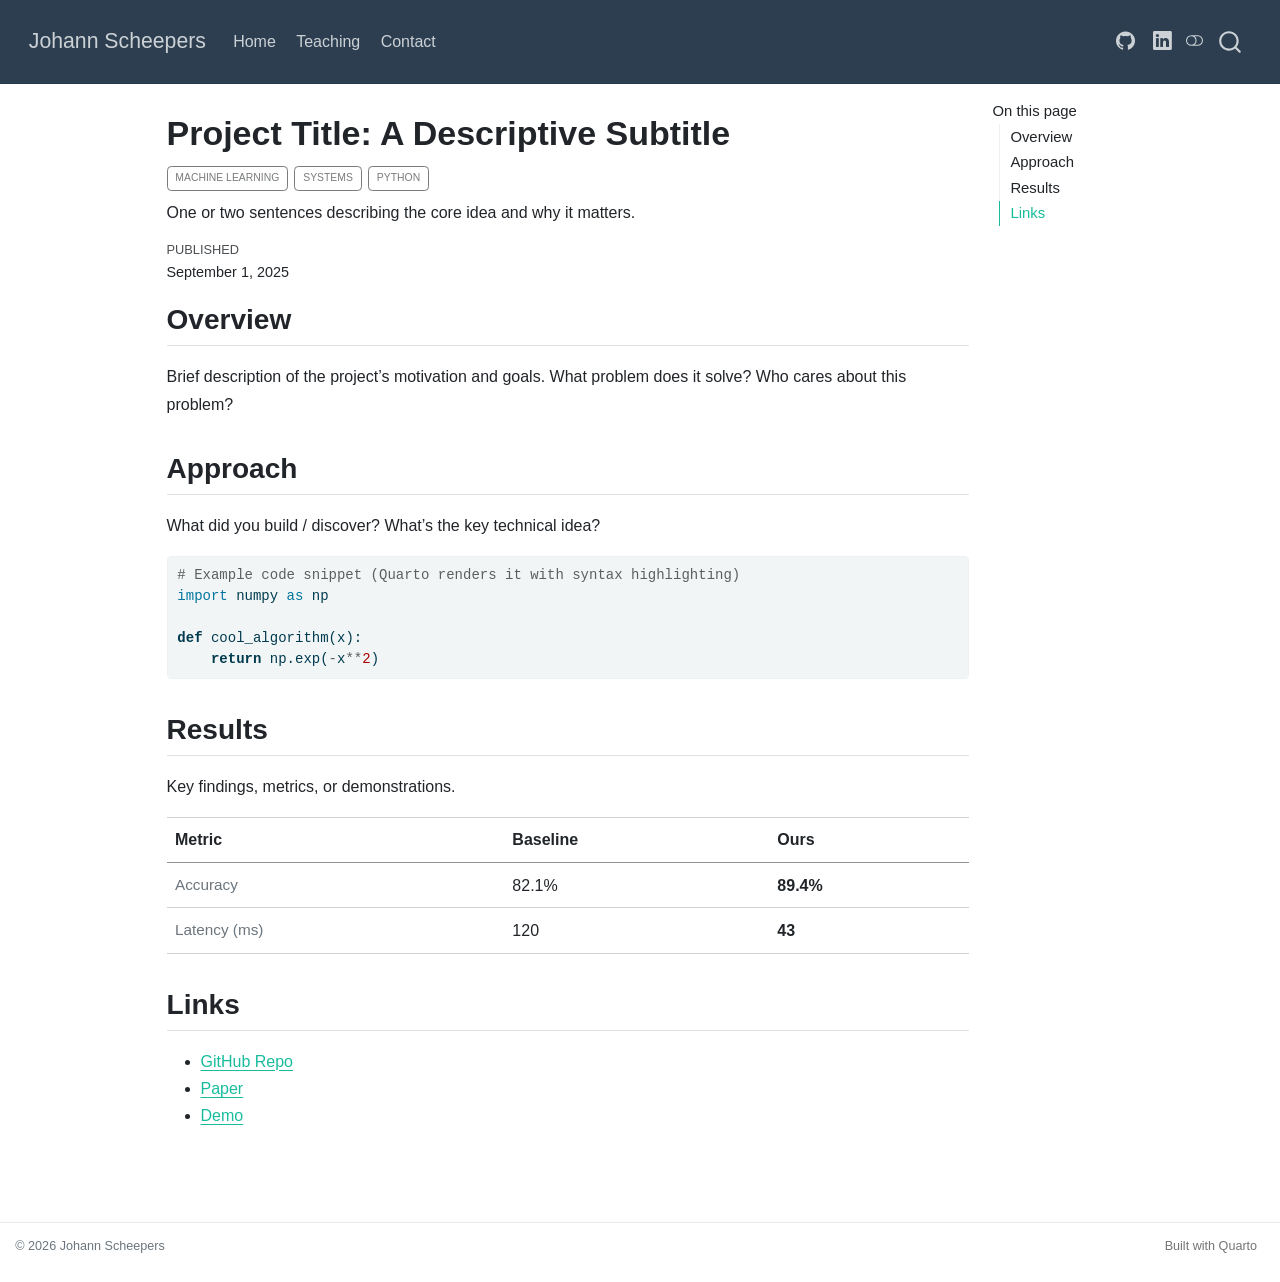
<file: projects/research-example.html>
<!DOCTYPE html>
<html xmlns="http://www.w3.org/1999/xhtml" lang="en" xml:lang="en"><head>

<meta charset="utf-8">
<meta name="generator" content="quarto-1.9.37">

<meta name="viewport" content="width=device-width, initial-scale=1.0, user-scalable=yes">

<meta name="dcterms.date" content="2025-09-01">
<meta name="description" content="One or two sentences describing the core idea and why it matters.">

<title>Project Title: A Descriptive Subtitle – Johann Scheepers</title>
<style>
/* Default styles provided by pandoc.
** See https://pandoc.org/MANUAL.html#variables-for-html for config info.
*/
code{white-space: pre-wrap;}
span.smallcaps{font-variant: small-caps;}
div.columns{display: flex; gap: min(4vw, 1.5em);}
div.column{flex: auto; overflow-x: auto;}
div.hanging-indent{margin-left: 1.5em; text-indent: -1.5em;}
ul.task-list{list-style: none;}
ul.task-list li input[type="checkbox"] {
  width: 0.8em;
  margin: 0 0.8em 0.2em -1em; /* quarto-specific, see https://github.com/quarto-dev/quarto-cli/issues/4556 */ 
  vertical-align: middle;
}
/* CSS for syntax highlighting */
html { -webkit-text-size-adjust: 100%; }
pre > code.sourceCode { white-space: pre; position: relative; }
pre > code.sourceCode > span { display: inline-block; line-height: 1.25; }
pre > code.sourceCode > span:empty { height: 1.2em; }
.sourceCode { overflow: visible; }
code.sourceCode > span { color: inherit; text-decoration: inherit; }
div.sourceCode { margin: 1em 0; }
pre.sourceCode { margin: 0; }
@media screen {
div.sourceCode { overflow: auto; }
}
@media print {
pre > code.sourceCode { white-space: pre-wrap; }
pre > code.sourceCode > span { text-indent: -5em; padding-left: 5em; }
}
pre.numberSource code
  { counter-reset: source-line 0; }
pre.numberSource code > span
  { position: relative; left: -4em; counter-increment: source-line; }
pre.numberSource code > span > a:first-child::before
  { content: counter(source-line);
    position: relative; left: -1em; text-align: right; vertical-align: baseline;
    border: none; display: inline-block;
    -webkit-touch-callout: none; -webkit-user-select: none;
    -khtml-user-select: none; -moz-user-select: none;
    -ms-user-select: none; user-select: none;
    padding: 0 4px; width: 4em;
  }
pre.numberSource { margin-left: 3em;  padding-left: 4px; }
div.sourceCode
  {   }
@media screen {
pre > code.sourceCode > span > a:first-child::before { text-decoration: underline; }
}
</style>


<script src="../site_libs/quarto-nav/quarto-nav.js"></script>
<script src="../site_libs/quarto-nav/headroom.min.js"></script>
<script src="../site_libs/clipboard/clipboard.min.js"></script>
<script src="../site_libs/quarto-search/autocomplete.umd.js"></script>
<script src="../site_libs/quarto-search/fuse.min.js"></script>
<script src="../site_libs/quarto-search/quarto-search.js"></script>
<meta name="quarto:offset" content="../">
<link href="../assets/img/favicon.ico" rel="icon">
<script src="../site_libs/quarto-html/quarto.js" type="module"></script>
<script src="../site_libs/quarto-html/tabsets/tabsets.js" type="module"></script>
<script src="../site_libs/quarto-html/popper.min.js"></script>
<script src="../site_libs/quarto-html/tippy.umd.min.js"></script>
<script src="../site_libs/quarto-html/anchor.min.js"></script>
<link href="../site_libs/quarto-html/tippy.css" rel="stylesheet">
<link href="../site_libs/quarto-html/quarto-syntax-highlighting-7f8f88aac4f3542376d5c11b86a4c14d.css" rel="stylesheet" class="quarto-color-scheme" id="quarto-text-highlighting-styles">
<link href="../site_libs/quarto-html/quarto-syntax-highlighting-dark-d0ae9245876894da5ac7e18953ecc5cc.css" rel="stylesheet" class="quarto-color-scheme quarto-color-alternate" id="quarto-text-highlighting-styles">
<link href="../site_libs/quarto-html/quarto-syntax-highlighting-7f8f88aac4f3542376d5c11b86a4c14d.css" rel="stylesheet" class="quarto-color-scheme-extra" id="quarto-text-highlighting-styles">
<script src="../site_libs/bootstrap/bootstrap.min.js"></script>
<link href="../site_libs/bootstrap/bootstrap-icons.css" rel="stylesheet">
<link href="../site_libs/bootstrap/bootstrap-6033a600180109c3731f6a886c29932c.min.css" rel="stylesheet" append-hash="true" class="quarto-color-scheme" id="quarto-bootstrap" data-mode="light">
<link href="../site_libs/bootstrap/bootstrap-dark-5685cd926c25366c96d9f1407e584118.min.css" rel="stylesheet" append-hash="true" class="quarto-color-scheme quarto-color-alternate" id="quarto-bootstrap" data-mode="dark">
<link href="../site_libs/bootstrap/bootstrap-6033a600180109c3731f6a886c29932c.min.css" rel="stylesheet" append-hash="true" class="quarto-color-scheme-extra" id="quarto-bootstrap" data-mode="light">
<script id="quarto-search-options" type="application/json">{
  "location": "navbar",
  "copy-button": false,
  "collapse-after": 3,
  "panel-placement": "end",
  "type": "overlay",
  "limit": 50,
  "keyboard-shortcut": [
    "f",
    "/",
    "s"
  ],
  "show-item-context": false,
  "language": {
    "search-no-results-text": "No results",
    "search-matching-documents-text": "matching documents",
    "search-copy-link-title": "Copy link to search",
    "search-hide-matches-text": "Hide additional matches",
    "search-more-match-text": "more match in this document",
    "search-more-matches-text": "more matches in this document",
    "search-clear-button-title": "Clear",
    "search-text-placeholder": "",
    "search-detached-cancel-button-title": "Cancel",
    "search-submit-button-title": "Submit",
    "search-label": "Search"
  }
}</script>
<style>html{ scroll-behavior: smooth; }</style>


<link rel="stylesheet" href="../assets/styles.css">
</head>

<body class="nav-fixed quarto-light"><script id="quarto-html-before-body" type="application/javascript">
    const toggleBodyColorMode = (bsSheetEl) => {
      const mode = bsSheetEl.getAttribute("data-mode");
      const bodyEl = window.document.querySelector("body");
      if (mode === "dark") {
        bodyEl.classList.add("quarto-dark");
        bodyEl.classList.remove("quarto-light");
      } else {
        bodyEl.classList.add("quarto-light");
        bodyEl.classList.remove("quarto-dark");
      }
    }
    const toggleBodyColorPrimary = () => {
      const bsSheetEl = window.document.querySelector("link#quarto-bootstrap:not([rel=disabled-stylesheet])");
      if (bsSheetEl) {
        toggleBodyColorMode(bsSheetEl);
      }
    }
    const setColorSchemeToggle = (alternate) => {
      const toggles = window.document.querySelectorAll('.quarto-color-scheme-toggle');
      for (let i=0; i < toggles.length; i++) {
        const toggle = toggles[i];
        if (toggle) {
          if (alternate) {
            toggle.classList.add("alternate");
          } else {
            toggle.classList.remove("alternate");
          }
        }
      }
    };
    const toggleColorMode = (alternate) => {
      // Switch the stylesheets
      const primaryStylesheets = window.document.querySelectorAll('link.quarto-color-scheme:not(.quarto-color-alternate)');
      const alternateStylesheets = window.document.querySelectorAll('link.quarto-color-scheme.quarto-color-alternate');
      manageTransitions('#quarto-margin-sidebar .nav-link', false);
      if (alternate) {
        // note: dark is layered on light, we don't disable primary!
        enableStylesheet(alternateStylesheets);
        for (const sheetNode of alternateStylesheets) {
          if (sheetNode.id === "quarto-bootstrap") {
            toggleBodyColorMode(sheetNode);
          }
        }
      } else {
        disableStylesheet(alternateStylesheets);
        enableStylesheet(primaryStylesheets)
        toggleBodyColorPrimary();
      }
      manageTransitions('#quarto-margin-sidebar .nav-link', true);
      // Switch the toggles
      setColorSchemeToggle(alternate)
      // Hack to workaround the fact that safari doesn't
      // properly recolor the scrollbar when toggling (#1455)
      if (navigator.userAgent.indexOf('Safari') > 0 && navigator.userAgent.indexOf('Chrome') == -1) {
        manageTransitions("body", false);
        window.scrollTo(0, 1);
        setTimeout(() => {
          window.scrollTo(0, 0);
          manageTransitions("body", true);
        }, 40);
      }
    }
    const disableStylesheet = (stylesheets) => {
      for (let i=0; i < stylesheets.length; i++) {
        const stylesheet = stylesheets[i];
        stylesheet.rel = 'disabled-stylesheet';
      }
    }
    const enableStylesheet = (stylesheets) => {
      for (let i=0; i < stylesheets.length; i++) {
        const stylesheet = stylesheets[i];
        if(stylesheet.rel !== 'stylesheet') { // for Chrome, which will still FOUC without this check
          stylesheet.rel = 'stylesheet';
        }
      }
    }
    const manageTransitions = (selector, allowTransitions) => {
      const els = window.document.querySelectorAll(selector);
      for (let i=0; i < els.length; i++) {
        const el = els[i];
        if (allowTransitions) {
          el.classList.remove('notransition');
        } else {
          el.classList.add('notransition');
        }
      }
    }
    const isFileUrl = () => {
      return window.location.protocol === 'file:';
    }
    const hasAlternateSentinel = () => {
      let styleSentinel = getColorSchemeSentinel();
      if (styleSentinel !== null) {
        return styleSentinel === "alternate";
      } else {
        return false;
      }
    }
    const setStyleSentinel = (alternate) => {
      const value = alternate ? "alternate" : "default";
      if (!isFileUrl()) {
        window.localStorage.setItem("quarto-color-scheme", value);
      } else {
        localAlternateSentinel = value;
      }
    }
    const getColorSchemeSentinel = () => {
      if (!isFileUrl()) {
        const storageValue = window.localStorage.getItem("quarto-color-scheme");
        return storageValue != null ? storageValue : localAlternateSentinel;
      } else {
        return localAlternateSentinel;
      }
    }
    const toggleGiscusIfUsed = (isAlternate, darkModeDefault) => {
      const baseTheme = document.querySelector('#giscus-base-theme')?.value ?? 'light';
      const alternateTheme = document.querySelector('#giscus-alt-theme')?.value ?? 'dark';
      let newTheme = '';
      if(authorPrefersDark) {
        newTheme = isAlternate ? baseTheme : alternateTheme;
      } else {
        newTheme = isAlternate ? alternateTheme : baseTheme;
      }
      const changeGiscusTheme = () => {
        // From: https://github.com/giscus/giscus/issues/336
        const sendMessage = (message) => {
          const iframe = document.querySelector('iframe.giscus-frame');
          if (!iframe) return;
          iframe.contentWindow.postMessage({ giscus: message }, 'https://giscus.app');
        }
        sendMessage({
          setConfig: {
            theme: newTheme
          }
        });
      }
      const isGiscussLoaded = window.document.querySelector('iframe.giscus-frame') !== null;
      if (isGiscussLoaded) {
        changeGiscusTheme();
      }
    };
    const authorPrefersDark = false;
    const darkModeDefault = authorPrefersDark;
      document.querySelector('link#quarto-text-highlighting-styles.quarto-color-scheme-extra').rel = 'disabled-stylesheet';
      document.querySelector('link#quarto-bootstrap.quarto-color-scheme-extra').rel = 'disabled-stylesheet';
    let localAlternateSentinel = darkModeDefault ? 'alternate' : 'default';
    // Dark / light mode switch
    window.quartoToggleColorScheme = () => {
      // Read the current dark / light value
      let toAlternate = !hasAlternateSentinel();
      toggleColorMode(toAlternate);
      setStyleSentinel(toAlternate);
      toggleGiscusIfUsed(toAlternate, darkModeDefault);
      window.dispatchEvent(new Event('resize'));
    };
    // Switch to dark mode if need be
    if (hasAlternateSentinel()) {
      toggleColorMode(true);
    } else {
      toggleColorMode(false);
    }
  </script>

<div id="quarto-search-results"></div>
  <header id="quarto-header" class="headroom fixed-top">
    <nav class="navbar navbar-expand-lg " data-bs-theme="dark">
      <div class="navbar-container container-fluid">
      <div class="navbar-brand-container mx-auto">
    <a class="navbar-brand" href="../index.html">
    <span class="navbar-title">Johann Scheepers</span>
    </a>
  </div>
            <div id="quarto-search" class="" title="Search"></div>
          <button class="navbar-toggler" type="button" data-bs-toggle="collapse" data-bs-target="#navbarCollapse" aria-controls="navbarCollapse" role="menu" aria-expanded="false" aria-label="Toggle navigation" onclick="if (window.quartoToggleHeadroom) { window.quartoToggleHeadroom(); }">
  <span class="navbar-toggler-icon"></span>
</button>
          <div class="collapse navbar-collapse" id="navbarCollapse">
            <ul class="navbar-nav navbar-nav-scroll me-auto">
  <li class="nav-item">
    <a class="nav-link" href="../index.html"> 
<span class="menu-text">Home</span></a>
  </li>  
  <li class="nav-item">
    <a class="nav-link" href="../teaching.html"> 
<span class="menu-text">Teaching</span></a>
  </li>  
  <li class="nav-item">
    <a class="nav-link" href="../contact.html"> 
<span class="menu-text">Contact</span></a>
  </li>  
</ul>
            <ul class="navbar-nav navbar-nav-scroll ms-auto">
  <li class="nav-item compact">
    <a class="nav-link" href="https://github.com/johann-scheepers"> <i class="bi bi-github" role="img" aria-label="GitHub">
</i> 
<span class="menu-text"></span></a>
  </li>  
  <li class="nav-item compact">
    <a class="nav-link" href="https://linkedin.com/in/johann-scheepers"> <i class="bi bi-linkedin" role="img" aria-label="LinkedIn">
</i> 
<span class="menu-text"></span></a>
  </li>  
</ul>
          </div> <!-- /navcollapse -->
            <div class="quarto-navbar-tools">
  <a href="" class="quarto-color-scheme-toggle quarto-navigation-tool  px-1" onclick="window.quartoToggleColorScheme(); return false;" title="Toggle dark mode"><i class="bi"></i></a>
</div>
      </div> <!-- /container-fluid -->
    </nav>
</header>
<!-- content -->
<div id="quarto-content" class="quarto-container page-columns page-rows-contents page-layout-article page-navbar">
<!-- sidebar -->
<!-- margin-sidebar -->
    <div id="quarto-margin-sidebar" class="sidebar margin-sidebar">
        <nav id="TOC" role="doc-toc" class="toc-active">
    <h2 id="toc-title">On this page</h2>
   
  <ul>
  <li><a href="#overview" id="toc-overview" class="nav-link active" data-scroll-target="#overview">Overview</a></li>
  <li><a href="#approach" id="toc-approach" class="nav-link" data-scroll-target="#approach">Approach</a></li>
  <li><a href="#results" id="toc-results" class="nav-link" data-scroll-target="#results">Results</a></li>
  <li><a href="#links" id="toc-links" class="nav-link" data-scroll-target="#links">Links</a></li>
  </ul>
</nav>
    </div>
<!-- main -->
<main class="content" id="quarto-document-content">


<header id="title-block-header" class="quarto-title-block default">
<div class="quarto-title">
<h1 class="title">Project Title: A Descriptive Subtitle</h1>
  <div class="quarto-categories">
    <div class="quarto-category">Machine Learning</div>
    <div class="quarto-category">Systems</div>
    <div class="quarto-category">Python</div>
  </div>
  </div>

<div>
  <div class="description">
    One or two sentences describing the core idea and why it matters.
  </div>
</div>


<div class="quarto-title-meta">

    
    <div>
    <div class="quarto-title-meta-heading">Published</div>
    <div class="quarto-title-meta-contents">
      <p class="date">September 1, 2025</p>
    </div>
  </div>
  
    
  </div>
  


</header>


<section id="overview" class="level2">
<h2 class="anchored" data-anchor-id="overview">Overview</h2>
<p>Brief description of the project’s motivation and goals. What problem does it solve? Who cares about this problem?</p>
</section>
<section id="approach" class="level2">
<h2 class="anchored" data-anchor-id="approach">Approach</h2>
<p>What did you build / discover? What’s the key technical idea?</p>
<div class="code-copy-outer-scaffold"><div class="sourceCode" id="cb1"><pre class="sourceCode python code-with-copy"><code class="sourceCode python"><span id="cb1-1"><a href="#cb1-1" aria-hidden="true" tabindex="-1"></a><span class="co"># Example code snippet (Quarto renders it with syntax highlighting)</span></span>
<span id="cb1-2"><a href="#cb1-2" aria-hidden="true" tabindex="-1"></a><span class="im">import</span> numpy <span class="im">as</span> np</span>
<span id="cb1-3"><a href="#cb1-3" aria-hidden="true" tabindex="-1"></a></span>
<span id="cb1-4"><a href="#cb1-4" aria-hidden="true" tabindex="-1"></a><span class="kw">def</span> cool_algorithm(x):</span>
<span id="cb1-5"><a href="#cb1-5" aria-hidden="true" tabindex="-1"></a>    <span class="cf">return</span> np.exp(<span class="op">-</span>x<span class="op">**</span><span class="dv">2</span>)</span></code></pre></div><button title="Copy to Clipboard" class="code-copy-button"><i class="bi"></i></button></div>
</section>
<section id="results" class="level2">
<h2 class="anchored" data-anchor-id="results">Results</h2>
<p>Key findings, metrics, or demonstrations.</p>
<table class="caption-top table">
<thead>
<tr class="header">
<th>Metric</th>
<th>Baseline</th>
<th>Ours</th>
</tr>
</thead>
<tbody>
<tr class="odd">
<td>Accuracy</td>
<td>82.1%</td>
<td><strong>89.4%</strong></td>
</tr>
<tr class="even">
<td>Latency (ms)</td>
<td>120</td>
<td><strong>43</strong></td>
</tr>
</tbody>
</table>
</section>
<section id="links" class="level2">
<h2 class="anchored" data-anchor-id="links">Links</h2>
<ul>
<li><a href="https://github.com">GitHub Repo</a></li>
<li><a href="../publications.html">Paper</a></li>
<li><a href="#">Demo</a></li>
</ul>


</section>

</main> <!-- /main -->
<script>
document.querySelectorAll('.navbar a[href^="http"]').forEach(a => {
  a.target = '_blank';
});
</script>
<script id="quarto-html-after-body" type="application/javascript">
  window.document.addEventListener("DOMContentLoaded", function (event) {
    // Ensure there is a toggle, if there isn't float one in the top right
    if (window.document.querySelector('.quarto-color-scheme-toggle') === null) {
      const a = window.document.createElement('a');
      a.classList.add('top-right');
      a.classList.add('quarto-color-scheme-toggle');
      a.href = "";
      a.onclick = function() { try { window.quartoToggleColorScheme(); } catch {} return false; };
      const i = window.document.createElement("i");
      i.classList.add('bi');
      a.appendChild(i);
      window.document.body.appendChild(a);
    }
    setColorSchemeToggle(hasAlternateSentinel())
    const icon = "";
    const anchorJS = new window.AnchorJS();
    anchorJS.options = {
      placement: 'right',
      icon: icon
    };
    anchorJS.add('.anchored');
    const isCodeAnnotation = (el) => {
      for (const clz of el.classList) {
        if (clz.startsWith('code-annotation-')) {                     
          return true;
        }
      }
      return false;
    }
    const onCopySuccess = function(e) {
      // button target
      const button = e.trigger;
      // don't keep focus
      button.blur();
      // flash "checked"
      button.classList.add('code-copy-button-checked');
      var currentTitle = button.getAttribute("title");
      button.setAttribute("title", "Copied!");
      let tooltip;
      if (window.bootstrap) {
        button.setAttribute("data-bs-toggle", "tooltip");
        button.setAttribute("data-bs-placement", "left");
        button.setAttribute("data-bs-title", "Copied!");
        tooltip = new bootstrap.Tooltip(button, 
          { trigger: "manual", 
            customClass: "code-copy-button-tooltip",
            offset: [0, -8]});
        tooltip.show();    
      }
      setTimeout(function() {
        if (tooltip) {
          tooltip.hide();
          button.removeAttribute("data-bs-title");
          button.removeAttribute("data-bs-toggle");
          button.removeAttribute("data-bs-placement");
        }
        button.setAttribute("title", currentTitle);
        button.classList.remove('code-copy-button-checked');
      }, 1000);
      // clear code selection
      e.clearSelection();
    }
    const getTextToCopy = function(trigger) {
      const outerScaffold = trigger.parentElement.cloneNode(true);
      const codeEl = outerScaffold.querySelector('code');
      for (const childEl of codeEl.children) {
        if (isCodeAnnotation(childEl)) {
          childEl.remove();
        }
      }
      return codeEl.innerText;
    }
    const clipboard = new window.ClipboardJS('.code-copy-button:not([data-in-quarto-modal])', {
      text: getTextToCopy
    });
    clipboard.on('success', onCopySuccess);
    if (window.document.getElementById('quarto-embedded-source-code-modal')) {
      const clipboardModal = new window.ClipboardJS('.code-copy-button[data-in-quarto-modal]', {
        text: getTextToCopy,
        container: window.document.getElementById('quarto-embedded-source-code-modal')
      });
      clipboardModal.on('success', onCopySuccess);
    }
      var localhostRegex = new RegExp(/^(?:http|https):\/\/localhost\:?[0-9]*\//);
      var mailtoRegex = new RegExp(/^mailto:/);
        var filterRegex = new RegExp("https:\/\/johann-scheepers\.github\.io\/");
      var isInternal = (href) => {
          return filterRegex.test(href) || localhostRegex.test(href) || mailtoRegex.test(href);
      }
      // Inspect non-navigation links and adorn them if external
     var links = window.document.querySelectorAll('a[href]:not(.nav-link):not(.navbar-brand):not(.toc-action):not(.sidebar-link):not(.sidebar-item-toggle):not(.pagination-link):not(.no-external):not([aria-hidden]):not(.dropdown-item):not(.quarto-navigation-tool):not(.about-link)');
      for (var i=0; i<links.length; i++) {
        const link = links[i];
        if (!isInternal(link.href)) {
          // undo the damage that might have been done by quarto-nav.js in the case of
          // links that we want to consider external
          if (link.dataset.originalHref !== undefined) {
            link.href = link.dataset.originalHref;
          }
        }
      }
    function tippyHover(el, contentFn, onTriggerFn, onUntriggerFn) {
      const config = {
        allowHTML: true,
        maxWidth: 500,
        delay: 100,
        arrow: false,
        appendTo: function(el) {
            return el.parentElement;
        },
        interactive: true,
        interactiveBorder: 10,
        theme: 'quarto',
        placement: 'bottom-start',
      };
      if (contentFn) {
        config.content = contentFn;
      }
      if (onTriggerFn) {
        config.onTrigger = onTriggerFn;
      }
      if (onUntriggerFn) {
        config.onUntrigger = onUntriggerFn;
      }
      window.tippy(el, config); 
    }
    const noterefs = window.document.querySelectorAll('a[role="doc-noteref"]');
    for (var i=0; i<noterefs.length; i++) {
      const ref = noterefs[i];
      tippyHover(ref, function() {
        // use id or data attribute instead here
        let href = ref.getAttribute('data-footnote-href') || ref.getAttribute('href');
        try { href = new URL(href).hash; } catch {}
        const id = href.replace(/^#\/?/, "");
        const note = window.document.getElementById(id);
        if (note) {
          return note.innerHTML;
        } else {
          return "";
        }
      });
    }
    const xrefs = window.document.querySelectorAll('a.quarto-xref');
    const processXRef = (id, note) => {
      // Strip column container classes
      const stripColumnClz = (el) => {
        el.classList.remove("page-full", "page-columns");
        if (el.children) {
          for (const child of el.children) {
            stripColumnClz(child);
          }
        }
      }
      stripColumnClz(note)
      if (id === null || id.startsWith('sec-')) {
        // Special case sections, only their first couple elements
        const container = document.createElement("div");
        if (note.children && note.children.length > 2) {
          container.appendChild(note.children[0].cloneNode(true));
          for (let i = 1; i < note.children.length; i++) {
            const child = note.children[i];
            if (child.tagName === "P" && child.innerText === "") {
              continue;
            } else {
              container.appendChild(child.cloneNode(true));
              break;
            }
          }
          if (window.Quarto?.typesetMath) {
            window.Quarto.typesetMath(container);
          }
          return container.innerHTML
        } else {
          if (window.Quarto?.typesetMath) {
            window.Quarto.typesetMath(note);
          }
          return note.innerHTML;
        }
      } else {
        // Remove any anchor links if they are present
        const anchorLink = note.querySelector('a.anchorjs-link');
        if (anchorLink) {
          anchorLink.remove();
        }
        if (window.Quarto?.typesetMath) {
          window.Quarto.typesetMath(note);
        }
        if (note.classList.contains("callout")) {
          return note.outerHTML;
        } else {
          return note.innerHTML;
        }
      }
    }
    for (var i=0; i<xrefs.length; i++) {
      const xref = xrefs[i];
      tippyHover(xref, undefined, function(instance) {
        instance.disable();
        let url = xref.getAttribute('href');
        let hash = undefined; 
        if (url.startsWith('#')) {
          hash = url;
        } else {
          try { hash = new URL(url).hash; } catch {}
        }
        if (hash) {
          const id = hash.replace(/^#\/?/, "");
          const note = window.document.getElementById(id);
          if (note !== null) {
            try {
              const html = processXRef(id, note.cloneNode(true));
              instance.setContent(html);
            } finally {
              instance.enable();
              instance.show();
            }
          } else {
            // See if we can fetch this
            fetch(url.split('#')[0])
            .then(res => res.text())
            .then(html => {
              const parser = new DOMParser();
              const htmlDoc = parser.parseFromString(html, "text/html");
              const note = htmlDoc.getElementById(id);
              if (note !== null) {
                const html = processXRef(id, note);
                instance.setContent(html);
              } 
            }).finally(() => {
              instance.enable();
              instance.show();
            });
          }
        } else {
          // See if we can fetch a full url (with no hash to target)
          // This is a special case and we should probably do some content thinning / targeting
          fetch(url)
          .then(res => res.text())
          .then(html => {
            const parser = new DOMParser();
            const htmlDoc = parser.parseFromString(html, "text/html");
            const note = htmlDoc.querySelector('main.content');
            if (note !== null) {
              // This should only happen for chapter cross references
              // (since there is no id in the URL)
              // remove the first header
              if (note.children.length > 0 && note.children[0].tagName === "HEADER") {
                note.children[0].remove();
              }
              const html = processXRef(null, note);
              instance.setContent(html);
            } 
          }).finally(() => {
            instance.enable();
            instance.show();
          });
        }
      }, function(instance) {
      });
    }
        let selectedAnnoteEl;
        const selectorForAnnotation = ( cell, annotation) => {
          let cellAttr = 'data-code-cell="' + cell + '"';
          let lineAttr = 'data-code-annotation="' +  annotation + '"';
          const selector = 'span[' + cellAttr + '][' + lineAttr + ']';
          return selector;
        }
        const selectCodeLines = (annoteEl) => {
          const doc = window.document;
          const targetCell = annoteEl.getAttribute("data-target-cell");
          const targetAnnotation = annoteEl.getAttribute("data-target-annotation");
          const annoteSpan = window.document.querySelector(selectorForAnnotation(targetCell, targetAnnotation));
          const lines = annoteSpan.getAttribute("data-code-lines").split(",");
          const lineIds = lines.map((line) => {
            return targetCell + "-" + line;
          })
          let top = null;
          let height = null;
          let parent = null;
          if (lineIds.length > 0) {
              //compute the position of the single el (top and bottom and make a div)
              const el = window.document.getElementById(lineIds[0]);
              top = el.offsetTop;
              height = el.offsetHeight;
              parent = el.parentElement.parentElement;
            if (lineIds.length > 1) {
              const lastEl = window.document.getElementById(lineIds[lineIds.length - 1]);
              const bottom = lastEl.offsetTop + lastEl.offsetHeight;
              height = bottom - top;
            }
            if (top !== null && height !== null && parent !== null) {
              // cook up a div (if necessary) and position it 
              let div = window.document.getElementById("code-annotation-line-highlight");
              if (div === null) {
                div = window.document.createElement("div");
                div.setAttribute("id", "code-annotation-line-highlight");
                div.style.position = 'absolute';
                parent.appendChild(div);
              }
              div.style.top = top - 2 + "px";
              div.style.height = height + 4 + "px";
              div.style.left = 0;
              let gutterDiv = window.document.getElementById("code-annotation-line-highlight-gutter");
              if (gutterDiv === null) {
                gutterDiv = window.document.createElement("div");
                gutterDiv.setAttribute("id", "code-annotation-line-highlight-gutter");
                gutterDiv.style.position = 'absolute';
                const codeCell = window.document.getElementById(targetCell);
                const gutter = codeCell.querySelector('.code-annotation-gutter');
                gutter.appendChild(gutterDiv);
              }
              gutterDiv.style.top = top - 2 + "px";
              gutterDiv.style.height = height + 4 + "px";
            }
            selectedAnnoteEl = annoteEl;
          }
        };
        const unselectCodeLines = () => {
          const elementsIds = ["code-annotation-line-highlight", "code-annotation-line-highlight-gutter"];
          elementsIds.forEach((elId) => {
            const div = window.document.getElementById(elId);
            if (div) {
              div.remove();
            }
          });
          selectedAnnoteEl = undefined;
        };
          // Handle positioning of the toggle
      window.addEventListener(
        "resize",
        throttle(() => {
          elRect = undefined;
          if (selectedAnnoteEl) {
            selectCodeLines(selectedAnnoteEl);
          }
        }, 10)
      );
      function throttle(fn, ms) {
      let throttle = false;
      let timer;
        return (...args) => {
          if(!throttle) { // first call gets through
              fn.apply(this, args);
              throttle = true;
          } else { // all the others get throttled
              if(timer) clearTimeout(timer); // cancel #2
              timer = setTimeout(() => {
                fn.apply(this, args);
                timer = throttle = false;
              }, ms);
          }
        };
      }
        // Attach click handler to the DT
        const annoteDls = window.document.querySelectorAll('dt[data-target-cell]');
        for (const annoteDlNode of annoteDls) {
          annoteDlNode.addEventListener('click', (event) => {
            const clickedEl = event.target;
            if (clickedEl !== selectedAnnoteEl) {
              unselectCodeLines();
              const activeEl = window.document.querySelector('dt[data-target-cell].code-annotation-active');
              if (activeEl) {
                activeEl.classList.remove('code-annotation-active');
              }
              selectCodeLines(clickedEl);
              clickedEl.classList.add('code-annotation-active');
            } else {
              // Unselect the line
              unselectCodeLines();
              clickedEl.classList.remove('code-annotation-active');
            }
          });
        }
    const findCites = (el) => {
      const parentEl = el.parentElement;
      if (parentEl) {
        const cites = parentEl.dataset.cites;
        if (cites) {
          return {
            el,
            cites: cites.split(' ')
          };
        } else {
          return findCites(el.parentElement)
        }
      } else {
        return undefined;
      }
    };
    var bibliorefs = window.document.querySelectorAll('a[role="doc-biblioref"]');
    for (var i=0; i<bibliorefs.length; i++) {
      const ref = bibliorefs[i];
      const citeInfo = findCites(ref);
      if (citeInfo) {
        tippyHover(citeInfo.el, function() {
          var popup = window.document.createElement('div');
          citeInfo.cites.forEach(function(cite) {
            var citeDiv = window.document.createElement('div');
            citeDiv.classList.add('hanging-indent');
            citeDiv.classList.add('csl-entry');
            var biblioDiv = window.document.getElementById('ref-' + cite);
            if (biblioDiv) {
              citeDiv.innerHTML = biblioDiv.innerHTML;
            }
            popup.appendChild(citeDiv);
          });
          return popup.innerHTML;
        });
      }
    }
  });
  </script>
</div> <!-- /content -->
<footer class="footer">
  <div class="nav-footer">
    <div class="nav-footer-left">
<p>© 2026 Johann Scheepers</p>
</div>   
    <div class="nav-footer-center">
      &nbsp;
    </div>
    <div class="nav-footer-right">
      <ul class="footer-items list-unstyled">
    <li class="nav-item">
    <a class="nav-link" href="https://quarto.org">
<p>Built with Quarto</p>
</a>
  </li>  
</ul>
    </div>
  </div>
</footer>




<script src="../site_libs/quarto-html/zenscroll-min.js"></script>
</body></html>
</file>
<file: site_libs/quarto-html/tippy.css>
.tippy-box[data-animation=fade][data-state=hidden]{opacity:0}[data-tippy-root]{max-width:calc(100vw - 10px)}.tippy-box{position:relative;background-color:#333;color:#fff;border-radius:4px;font-size:14px;line-height:1.4;white-space:normal;outline:0;transition-property:transform,visibility,opacity}.tippy-box[data-placement^=top]>.tippy-arrow{bottom:0}.tippy-box[data-placement^=top]>.tippy-arrow:before{bottom:-7px;left:0;border-width:8px 8px 0;border-top-color:initial;transform-origin:center top}.tippy-box[data-placement^=bottom]>.tippy-arrow{top:0}.tippy-box[data-placement^=bottom]>.tippy-arrow:before{top:-7px;left:0;border-width:0 8px 8px;border-bottom-color:initial;transform-origin:center bottom}.tippy-box[data-placement^=left]>.tippy-arrow{right:0}.tippy-box[data-placement^=left]>.tippy-arrow:before{border-width:8px 0 8px 8px;border-left-color:initial;right:-7px;transform-origin:center left}.tippy-box[data-placement^=right]>.tippy-arrow{left:0}.tippy-box[data-placement^=right]>.tippy-arrow:before{left:-7px;border-width:8px 8px 8px 0;border-right-color:initial;transform-origin:center right}.tippy-box[data-inertia][data-state=visible]{transition-timing-function:cubic-bezier(.54,1.5,.38,1.11)}.tippy-arrow{width:16px;height:16px;color:#333}.tippy-arrow:before{content:"";position:absolute;border-color:transparent;border-style:solid}.tippy-content{position:relative;padding:5px 9px;z-index:1}
</file>
<file: site_libs/quarto-html/quarto-syntax-highlighting-7f8f88aac4f3542376d5c11b86a4c14d.css>
/* quarto syntax highlight colors */
:root {
  --quarto-hl-ot-color: #003B4F;
  --quarto-hl-at-color: #657422;
  --quarto-hl-ss-color: #20794D;
  --quarto-hl-an-color: #5E5E5E;
  --quarto-hl-fu-color: #4758AB;
  --quarto-hl-st-color: #20794D;
  --quarto-hl-cf-color: #003B4F;
  --quarto-hl-op-color: #5E5E5E;
  --quarto-hl-er-color: #AD0000;
  --quarto-hl-bn-color: #AD0000;
  --quarto-hl-al-color: #AD0000;
  --quarto-hl-va-color: #111111;
  --quarto-hl-bu-color: inherit;
  --quarto-hl-ex-color: inherit;
  --quarto-hl-pp-color: #AD0000;
  --quarto-hl-in-color: #5E5E5E;
  --quarto-hl-vs-color: #20794D;
  --quarto-hl-wa-color: #5E5E5E;
  --quarto-hl-do-color: #5E5E5E;
  --quarto-hl-im-color: #00769E;
  --quarto-hl-ch-color: #20794D;
  --quarto-hl-dt-color: #AD0000;
  --quarto-hl-fl-color: #AD0000;
  --quarto-hl-co-color: #5E5E5E;
  --quarto-hl-cv-color: #5E5E5E;
  --quarto-hl-cn-color: #8f5902;
  --quarto-hl-sc-color: #5E5E5E;
  --quarto-hl-dv-color: #AD0000;
  --quarto-hl-kw-color: #003B4F;
}

/* other quarto variables */
:root {
  --quarto-font-monospace: SFMono-Regular, Menlo, Monaco, Consolas, "Liberation Mono", "Courier New", monospace;
}

/* syntax highlight based on Pandoc's rules */
pre > code.sourceCode > span {
  color: #003B4F;
}

code.sourceCode > span {
  color: #003B4F;
}

div.sourceCode,
div.sourceCode pre.sourceCode {
  color: #003B4F;
}

/* Normal */
code span {
  color: #003B4F;
}

/* Alert */
code span.al {
  color: #AD0000;
  font-style: inherit;
}

/* Annotation */
code span.an {
  color: #5E5E5E;
  font-style: inherit;
}

/* Attribute */
code span.at {
  color: #657422;
  font-style: inherit;
}

/* BaseN */
code span.bn {
  color: #AD0000;
  font-style: inherit;
}

/* BuiltIn */
code span.bu {
  font-style: inherit;
}

/* ControlFlow */
code span.cf {
  color: #003B4F;
  font-weight: bold;
  font-style: inherit;
}

/* Char */
code span.ch {
  color: #20794D;
  font-style: inherit;
}

/* Constant */
code span.cn {
  color: #8f5902;
  font-style: inherit;
}

/* Comment */
code span.co {
  color: #5E5E5E;
  font-style: inherit;
}

/* CommentVar */
code span.cv {
  color: #5E5E5E;
  font-style: italic;
}

/* Documentation */
code span.do {
  color: #5E5E5E;
  font-style: italic;
}

/* DataType */
code span.dt {
  color: #AD0000;
  font-style: inherit;
}

/* DecVal */
code span.dv {
  color: #AD0000;
  font-style: inherit;
}

/* Error */
code span.er {
  color: #AD0000;
  font-style: inherit;
}

/* Extension */
code span.ex {
  font-style: inherit;
}

/* Float */
code span.fl {
  color: #AD0000;
  font-style: inherit;
}

/* Function */
code span.fu {
  color: #4758AB;
  font-style: inherit;
}

/* Import */
code span.im {
  color: #00769E;
  font-style: inherit;
}

/* Information */
code span.in {
  color: #5E5E5E;
  font-style: inherit;
}

/* Keyword */
code span.kw {
  color: #003B4F;
  font-weight: bold;
  font-style: inherit;
}

/* Operator */
code span.op {
  color: #5E5E5E;
  font-style: inherit;
}

/* Other */
code span.ot {
  color: #003B4F;
  font-style: inherit;
}

/* Preprocessor */
code span.pp {
  color: #AD0000;
  font-style: inherit;
}

/* SpecialChar */
code span.sc {
  color: #5E5E5E;
  font-style: inherit;
}

/* SpecialString */
code span.ss {
  color: #20794D;
  font-style: inherit;
}

/* String */
code span.st {
  color: #20794D;
  font-style: inherit;
}

/* Variable */
code span.va {
  color: #111111;
  font-style: inherit;
}

/* VerbatimString */
code span.vs {
  color: #20794D;
  font-style: inherit;
}

/* Warning */
code span.wa {
  color: #5E5E5E;
  font-style: italic;
}

.prevent-inlining {
  content: "</";
}

/*# sourceMappingURL=789ad8cd35626ba772517505b42a116e.css.map */
</file>
<file: site_libs/quarto-html/quarto-syntax-highlighting-dark-d0ae9245876894da5ac7e18953ecc5cc.css>
/* quarto syntax highlight colors */
:root {
  --quarto-hl-al-color: #f07178;
  --quarto-hl-an-color: #d4d0ab;
  --quarto-hl-at-color: #00e0e0;
  --quarto-hl-bn-color: #d4d0ab;
  --quarto-hl-bu-color: #abe338;
  --quarto-hl-ch-color: #abe338;
  --quarto-hl-co-color: #f8f8f2;
  --quarto-hl-cv-color: #ffd700;
  --quarto-hl-cn-color: #ffd700;
  --quarto-hl-cf-color: #ffa07a;
  --quarto-hl-dt-color: #ffa07a;
  --quarto-hl-dv-color: #d4d0ab;
  --quarto-hl-do-color: #f8f8f2;
  --quarto-hl-er-color: #f07178;
  --quarto-hl-ex-color: #00e0e0;
  --quarto-hl-fl-color: #d4d0ab;
  --quarto-hl-fu-color: #ffa07a;
  --quarto-hl-im-color: #abe338;
  --quarto-hl-in-color: #d4d0ab;
  --quarto-hl-kw-color: #ffa07a;
  --quarto-hl-op-color: #ffa07a;
  --quarto-hl-ot-color: #00e0e0;
  --quarto-hl-pp-color: #dcc6e0;
  --quarto-hl-re-color: #00e0e0;
  --quarto-hl-sc-color: #abe338;
  --quarto-hl-ss-color: #abe338;
  --quarto-hl-st-color: #abe338;
  --quarto-hl-va-color: #00e0e0;
  --quarto-hl-vs-color: #abe338;
  --quarto-hl-wa-color: #dcc6e0;
}

/* other quarto variables */
:root {
  --quarto-font-monospace: SFMono-Regular, Menlo, Monaco, Consolas, "Liberation Mono", "Courier New", monospace;
}

/* syntax highlight based on Pandoc's rules */
pre > code.sourceCode > span {
  color: #f8f8f2;
}

code.sourceCode > span {
  color: #f8f8f2;
}

div.sourceCode,
div.sourceCode pre.sourceCode {
  color: #f8f8f2;
}

/* Normal */
code span {
  color: #f8f8f2;
}

/* Alert */
code span.al {
  color: #f07178;
}

/* Annotation */
code span.an {
  color: #d4d0ab;
}

/* Attribute */
code span.at {
  color: #00e0e0;
}

/* BaseN */
code span.bn {
  color: #d4d0ab;
}

/* BuiltIn */
code span.bu {
  color: #abe338;
}

/* ControlFlow */
code span.cf {
  font-weight: bold;
  color: #ffa07a;
}

/* Char */
code span.ch {
  color: #abe338;
}

/* Constant */
code span.cn {
  color: #ffd700;
}

/* Comment */
code span.co {
  font-style: italic;
  color: #f8f8f2;
}

/* CommentVar */
code span.cv {
  color: #ffd700;
}

/* Documentation */
code span.do {
  color: #f8f8f2;
}

/* DataType */
code span.dt {
  color: #ffa07a;
}

/* DecVal */
code span.dv {
  color: #d4d0ab;
}

/* Error */
code span.er {
  color: #f07178;
  text-decoration: underline;
}

/* Extension */
code span.ex {
  font-weight: bold;
  color: #00e0e0;
}

/* Float */
code span.fl {
  color: #d4d0ab;
}

/* Function */
code span.fu {
  color: #ffa07a;
}

/* Import */
code span.im {
  color: #abe338;
}

/* Information */
code span.in {
  color: #d4d0ab;
}

/* Keyword */
code span.kw {
  font-weight: bold;
  color: #ffa07a;
}

/* Operator */
code span.op {
  color: #ffa07a;
}

/* Other */
code span.ot {
  color: #00e0e0;
}

/* Preprocessor */
code span.pp {
  color: #dcc6e0;
}

/* RegionMarker */
code span.re {
  background-color: #f8f8f2;
  color: #00e0e0;
}

/* SpecialChar */
code span.sc {
  color: #abe338;
}

/* SpecialString */
code span.ss {
  color: #abe338;
}

/* String */
code span.st {
  color: #abe338;
}

/* Variable */
code span.va {
  color: #00e0e0;
}

/* VerbatimString */
code span.vs {
  color: #abe338;
}

/* Warning */
code span.wa {
  color: #dcc6e0;
}

.prevent-inlining {
  content: "</";
}

/*# sourceMappingURL=e2dac9153eaf3c552d5043f9565d03d7.css.map */
</file>
<file: assets/styles.css>
/* ── Typography ──────────────────────────────────── */
body {
  font-family: "Source Sans Pro", "Helvetica Neue", Arial, sans-serif;
  font-size: 16px;
  line-height: 1.7;
}

h1, h2, h3 {
  font-weight: 600;
}

/* ── Navbar ──────────────────────────────────────── */
.navbar {
  border-bottom: 1px solid rgba(0,0,0,0.08);
}

/* ── About / Homepage ────────────────────────────── */
#quarto-content .about-entity .about-image {
  border: 3px solid #dee2e6;
}

/* ── Publication entries ─────────────────────────── */
.pub-entry {
  padding: 1rem 0;
  border-bottom: 1px solid #f0f0f0;
  margin-bottom: 0.5rem;
}

.pub-entry:last-child {
  border-bottom: none;
}

.pub-entry p {
  margin-bottom: 0.4rem;
}

/* ── Buttons (PDF, Code, etc.) ───────────────────── */
.btn-sm {
  font-size: 0.78rem;
  padding: 0.2rem 0.6rem;
  border-radius: 4px;
  margin-right: 4px;
  text-decoration: none;
}

/* ── News table ──────────────────────────────────── */
table td:first-child {
  white-space: nowrap;
  color: #6c757d;
  font-size: 0.9rem;
}

/* ── Blog listing ────────────────────────────────── */
.quarto-listing-category-title {
  font-weight: 600;
}

/* ── Project cards ───────────────────────────────── */
.quarto-grid-item {
  border-radius: 8px;
  transition: box-shadow 0.2s ease;
}

.quarto-grid-item:hover {
  box-shadow: 0 4px 16px rgba(0,0,0,0.12);
}

/* ── Footer ──────────────────────────────────────── */
.nav-footer {
  border-top: 1px solid rgba(0,0,0,0.08);
  font-size: 0.9rem;
  color: #6c757d;
}

/* ── Code blocks ─────────────────────────────────── */
pre {
  border-radius: 6px;
  font-size: 0.88rem;
}
</file>
